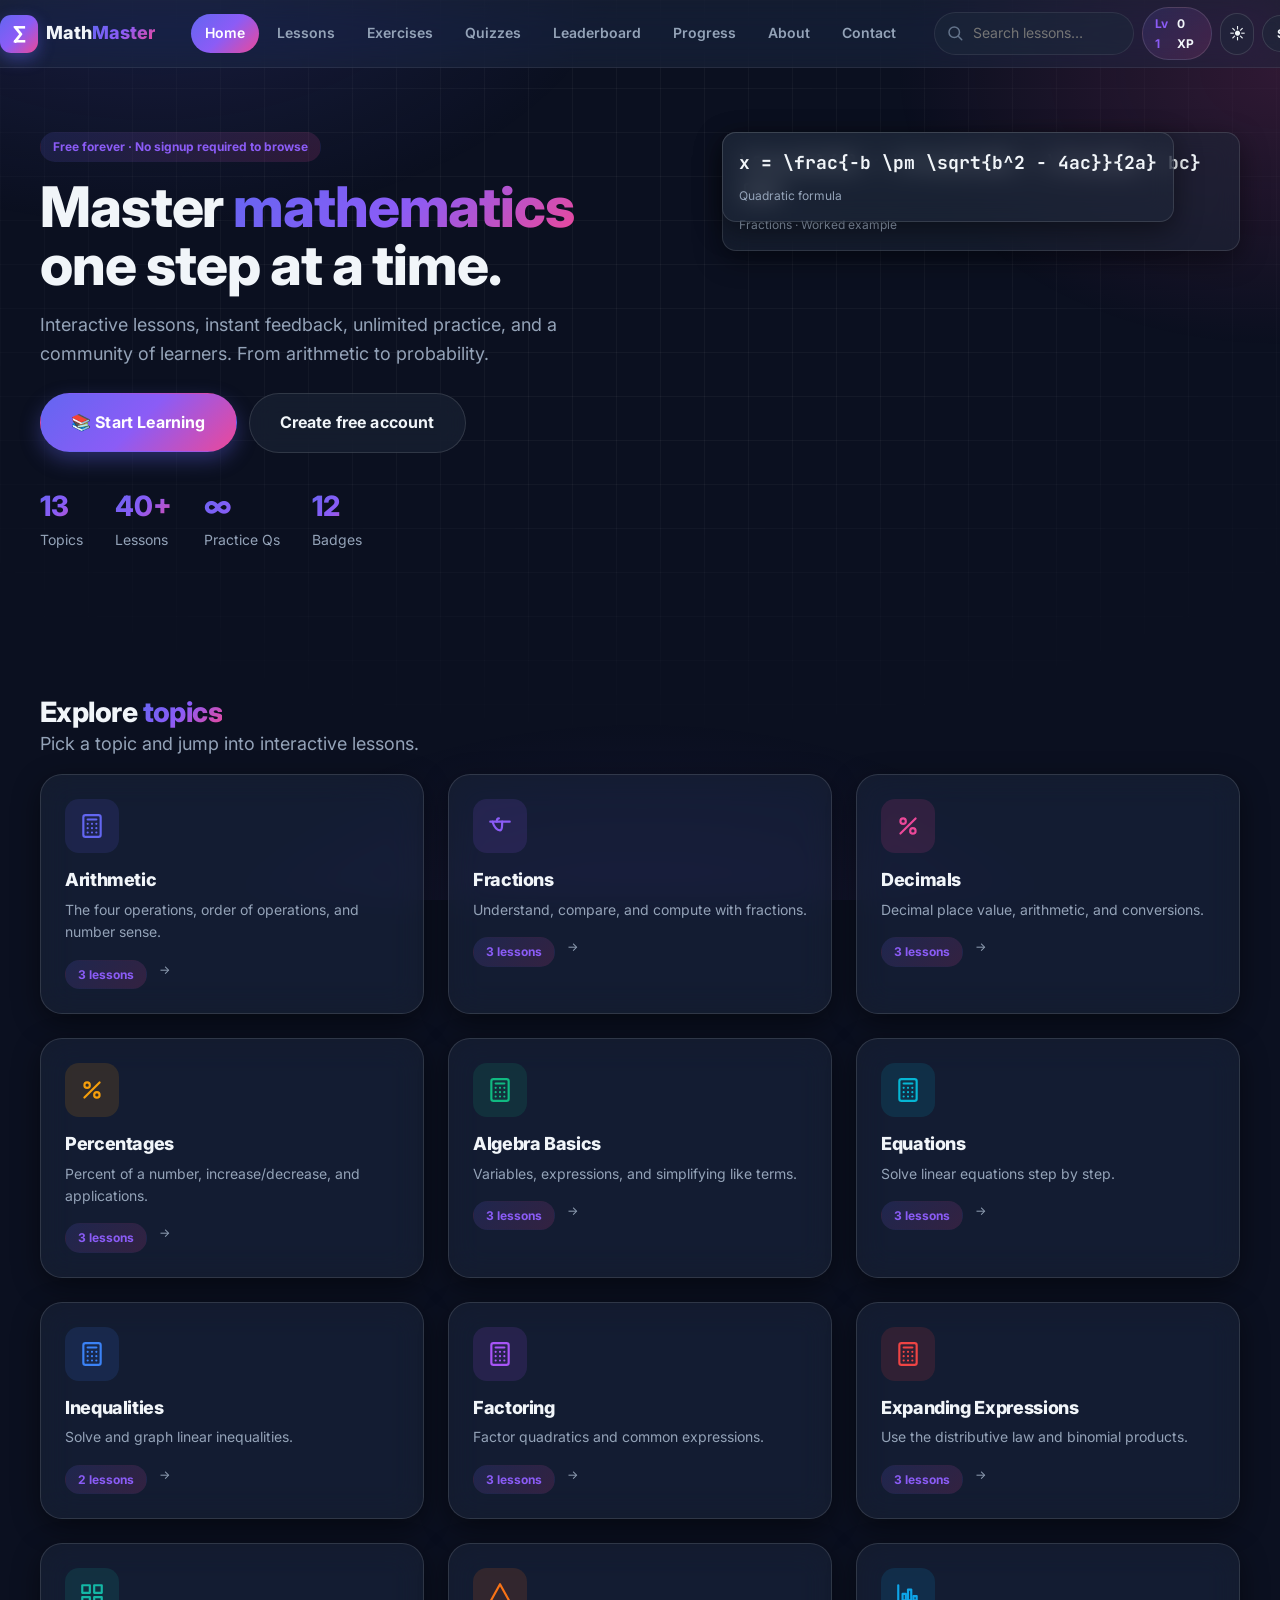
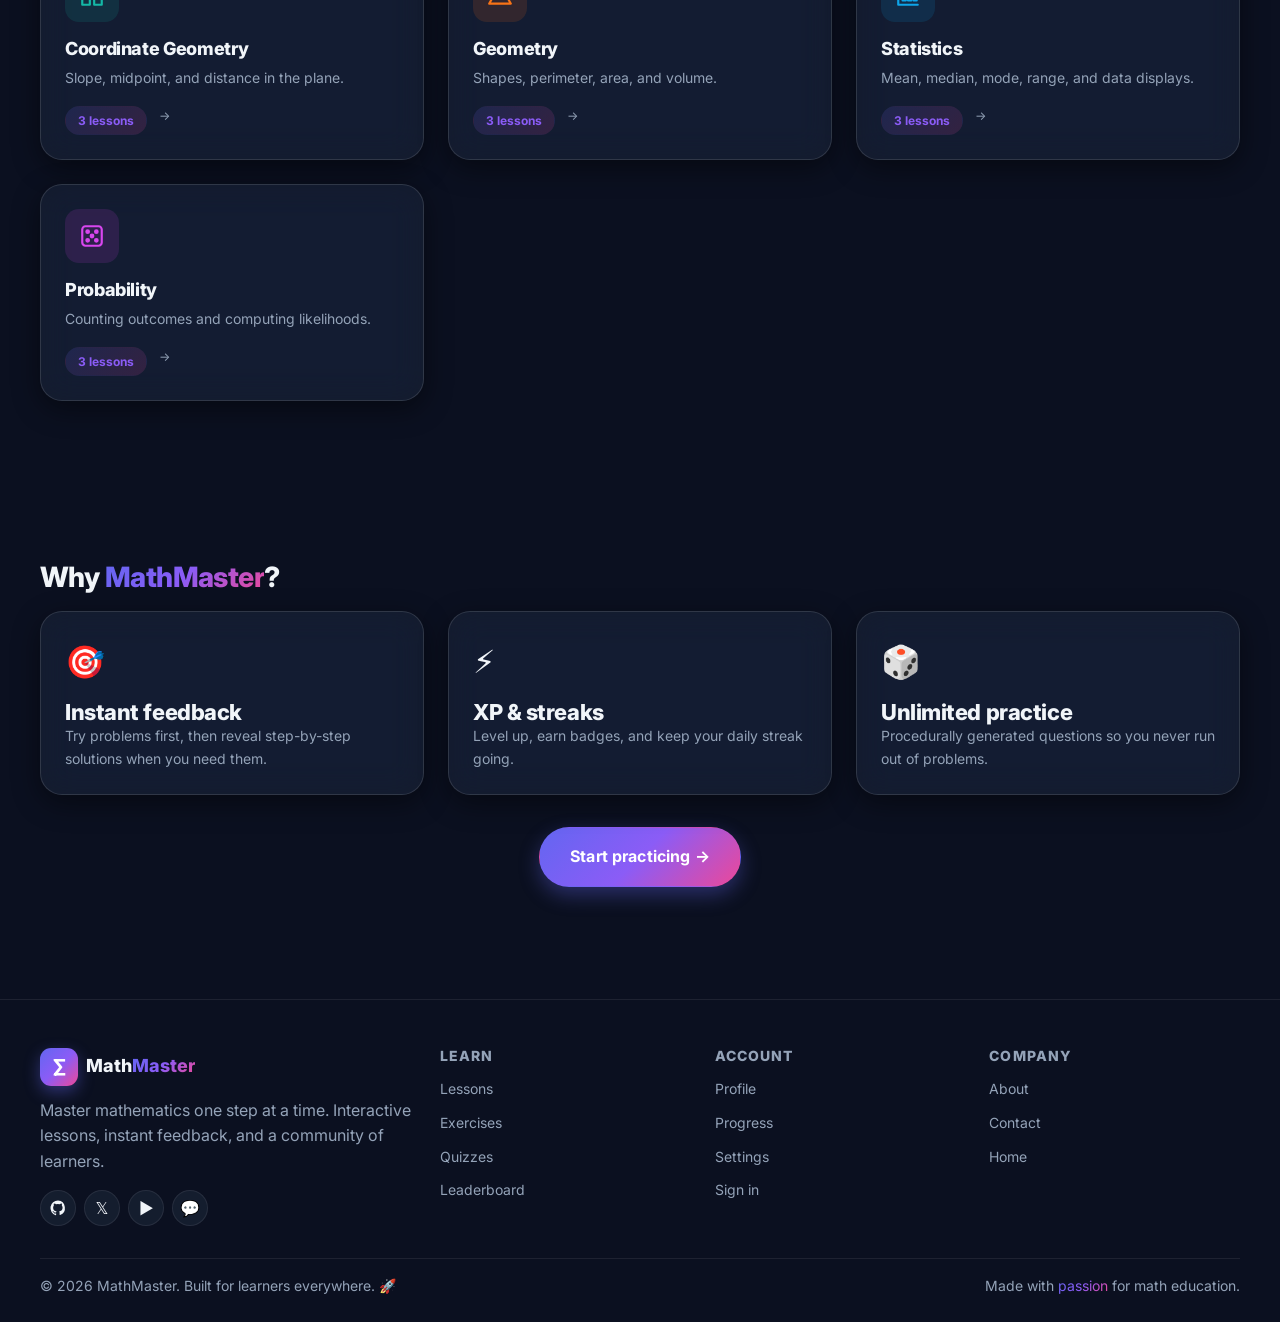
<file: index.html>
<!DOCTYPE html>
<html lang="en" data-theme="dark">
<head>
  <meta charset="UTF-8" />
  <meta name="viewport" content="width=device-width, initial-scale=1.0" />
  <meta name="theme-color" content="#0b1020" />
  <title>MathMaster — Master Math, One Step at a Time</title>
  <meta name="description" content="Interactive math lessons, practice exercises, quizzes, XP & achievements. Free forever." />
  <link rel="icon" type="image/svg+xml" href="assets/images/favicon.svg" />
  <link rel="preconnect" href="https://fonts.googleapis.com" />
  <link rel="preconnect" href="https://fonts.gstatic.com" crossorigin />
  <link href="https://fonts.googleapis.com/css2?family=Inter:wght@400;500;600;700;800&family=JetBrains+Mono:wght@500;700&display=swap" rel="stylesheet" />
  <link rel="stylesheet" href="css/style.css" />
  <link rel="stylesheet" href="css/components.css" />
  <link rel="stylesheet" href="css/responsive.css" />
</head>
<body>
  <a class="skip-link" href="#main">Skip to content</a>
  <div class="page-loader" role="status" aria-label="Loading"><div class="core"></div><div class="lbl">∑</div></div>
  <div id="nav-slot"></div>

  <main id="main">
    <!-- Hero -->
    <section class="hero container">
      <div class="hero-copy reveal">
        <span class="badge badge-brand">Free forever · No signup required to browse</span>
        <h1 class="mt-4">Master <span class="gradient-text">mathematics</span><br />one step at a time.</h1>
        <p class="text-lg mt-4">Interactive lessons, instant feedback, unlimited practice, and a community of learners. From arithmetic to probability.</p>
        <div class="hero-cta flex gap-3 wrap mt-5">
          <a href="pages/lessons.html" class="btn btn-primary btn-lg">📚 Start Learning</a>
          <a href="pages/register.html" class="btn btn-ghost btn-lg">Create free account</a>
        </div>
        <div class="hero-stats flex gap-5 wrap mt-6">
          <div class="stat"><div class="num gradient-text">13</div><div class="lbl">Topics</div></div>
          <div class="stat"><div class="num gradient-text">40+</div><div class="lbl">Lessons</div></div>
          <div class="stat"><div class="num gradient-text">∞</div><div class="lbl">Practice Qs</div></div>
          <div class="stat"><div class="num gradient-text">12</div><div class="lbl">Badges</div></div>
        </div>
      </div>
      <div class="hero-visual reveal">
        <div class="float-card">
          <div class="eq">\frac{a}{b} + \frac{c}{d} = \frac{ad + bc}{bd}</div>
          <div class="text-xs text-muted mt-2">Fractions · Worked example</div>
        </div>
        <div class="float-card" style="animation-delay:.4s;">
          <div class="eq">x = \frac{-b \pm \sqrt{b^2 - 4ac}}{2a}</div>
          <div class="text-xs text-muted mt-2">Quadratic formula</div>
        </div>
      </div>
    </section>

    <!-- Topics -->
    <section class="section container">
      <div class="page-head reveal">
        <h2>Explore <span class="gradient-text">topics</span></h2>
        <p class="text-lg">Pick a topic and jump into interactive lessons.</p>
      </div>
      <div class="grid grid-3" id="topicsGrid"></div>
    </section>

    <!-- Features -->
    <section class="section container">
      <div class="page-head reveal">
        <h2>Why <span class="gradient-text">MathMaster</span>?</h2>
      </div>
      <div class="grid grid-3">
        <div class="card reveal">
          <div class="ic" style="font-size:2rem;">🎯</div>
          <h3 class="mt-3">Instant feedback</h3>
          <p class="text-sm">Try problems first, then reveal step-by-step solutions when you need them.</p>
        </div>
        <div class="card reveal">
          <div class="ic" style="font-size:2rem;">⚡</div>
          <h3 class="mt-3">XP & streaks</h3>
          <p class="text-sm">Level up, earn badges, and keep your daily streak going.</p>
        </div>
        <div class="card reveal">
          <div class="ic" style="font-size:2rem;">🎲</div>
          <h3 class="mt-3">Unlimited practice</h3>
          <p class="text-sm">Procedurally generated questions so you never run out of problems.</p>
        </div>
      </div>
      <div class="flex justify-center mt-6 reveal">
        <a href="pages/exercises.html" class="btn btn-primary btn-lg">Start practicing →</a>
      </div>
    </section>
  </main>

  <div id="footer-slot"></div>

  <script src="js/modules/utils.js"></script>
  <script src="js/modules/storage.js"></script>
  <script src="js/modules/theme.js"></script>
  <script src="js/modules/sound.js"></script>
  <script src="js/modules/auth.js"></script>
  <script src="js/modules/lessonsData.js"></script>
  <script src="js/modules/mathEngine.js"></script>
  <script src="js/modules/components.js"></script>
  <script src="js/app.js"></script>
  <script src="js/pages/home.js"></script>
</body>
</html>
</file>
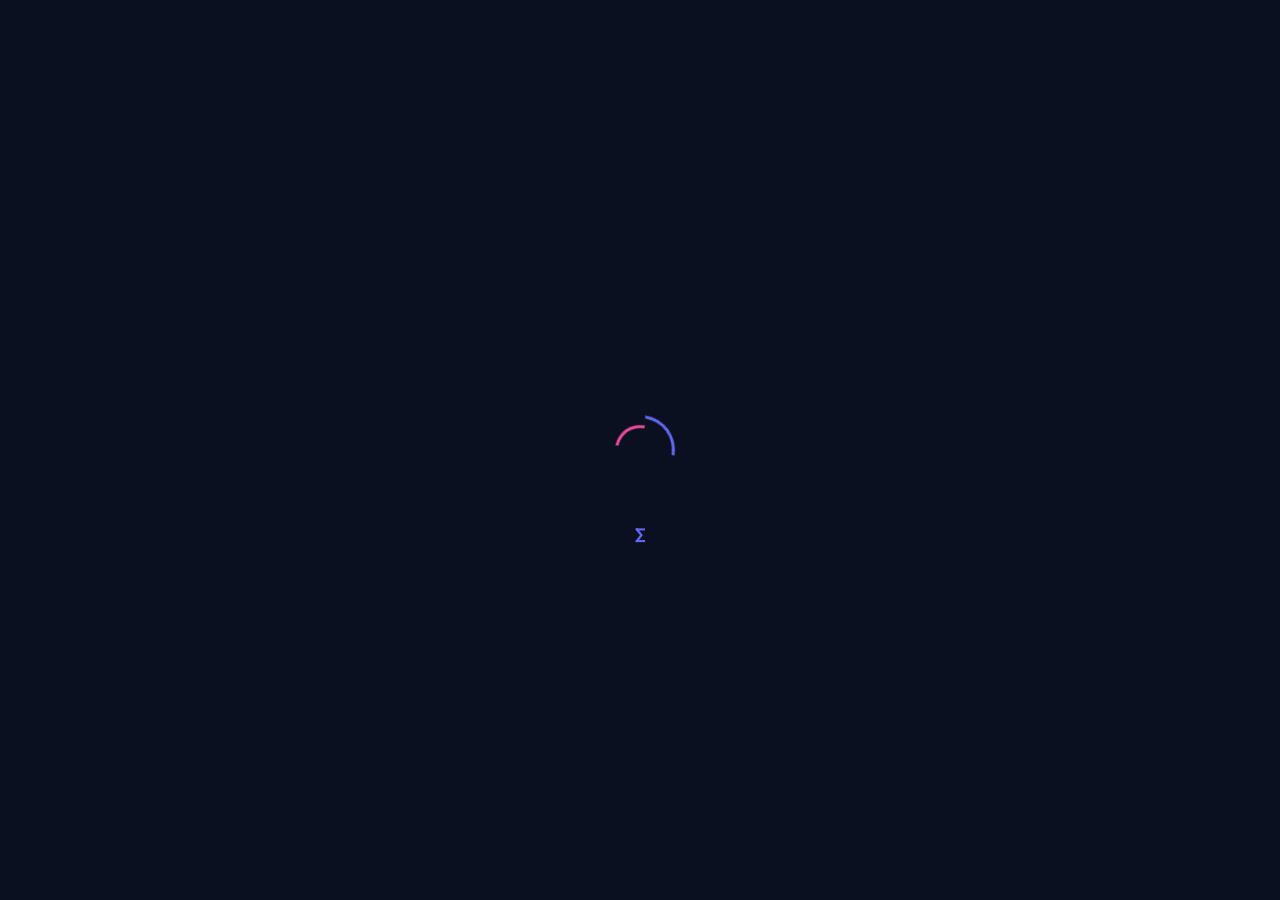
<file: admin/dashboard.html>
<!DOCTYPE html>
<html lang="en" data-theme="dark">
<head>
  <meta charset="UTF-8" />
  <meta name="viewport" content="width=device-width, initial-scale=1.0" />
  <meta name="theme-color" content="#0b1020" />
  <title>Admin Dashboard — MathMaster</title>
  <meta name="description" content="Admin dashboard: manage lessons, questions, users, and view analytics." />
  <meta name="robots" content="noindex" />
  <link rel="icon" type="image/svg+xml" href="../assets/images/favicon.svg" />
  <link rel="preconnect" href="https://fonts.googleapis.com" />
  <link rel="preconnect" href="https://fonts.gstatic.com" crossorigin />
  <link href="https://fonts.googleapis.com/css2?family=Inter:wght@400;500;600;700;800&family=JetBrains+Mono:wght@500;700&display=swap" rel="stylesheet" />
  <link rel="stylesheet" href="../css/style.css" />
  <link rel="stylesheet" href="../css/components.css" />
  <link rel="stylesheet" href="../css/responsive.css" />
  <style>
    /* Admin-only tweaks */
    .admin-bar { background: linear-gradient(90deg, #f59e0b, #ef4444); color:#fff; padding: 6px 0; text-align:center; font-size: var(--fs-xs); font-weight:700; letter-spacing:.06em; }
  </style>
</head>
<body>
  <a class="skip-link" href="#main">Skip to content</a>
  <div class="page-loader" role="status" aria-label="Loading"><div class="core"></div><div class="lbl">∑</div></div>

  <div class="admin-bar">🛠 ADMIN MODE · Changes are saved locally on this device</div>
  <div id="nav-slot"></div>

  <main id="main" class="container section">
    <div class="page-head">
      <div class="breadcrumb"><a href="../index.html">Home</a><span class="sep">/</span><span>Admin</span></div>
      <h1>🛠 <span class="gradient-text">Admin Dashboard</span></h1>
      <p class="text-lg">Manage content, users, and platform analytics.</p>
    </div>

    <div class="admin-layout">
      <!-- Sidebar -->
      <aside class="admin-side card" style="padding: var(--sp-4);">
        <a href="#section-overview" class="active" data-admin-nav="overview">📊 Overview</a>
        <a href="#section-lessons" data-admin-nav="lessons">📚 Lessons</a>
        <a href="#section-questions" data-admin-nav="questions">❓ Questions</a>
        <a href="#section-users" data-admin-nav="users">👥 Users</a>
        <a href="#section-analytics" data-admin-nav="analytics">📈 Analytics</a>
        <a href="#section-content" data-admin-nav="content">✏️ Edit Content</a>
        <a href="#section-media" data-admin-nav="media">🖼️ Media</a>
        <hr style="border:none;border-top:1px solid var(--border);margin:var(--sp-3) 0;">
        <a href="../index.html">↩ Back to Site</a>
      </aside>

      <!-- Content -->
      <div id="adminContent">
        <!-- OVERVIEW -->
        <section id="section-overview" class="admin-section">
          <h2 class="mb-4">📊 Overview</h2>
          <div class="admin-stat-grid mb-5" id="overviewStats"></div>
          <div class="grid grid-2">
            <div class="card">
              <h3 class="mb-3">🚀 Quick Actions</h3>
              <div class="flex-col gap-2">
                <button class="btn btn-ghost btn-block" data-admin-action="add-lesson">➕ Add New Lesson</button>
                <button class="btn btn-ghost btn-block" data-admin-action="add-question">➕ Add New Question</button>
                <button class="btn btn-ghost btn-block" data-admin-action="seed-demo">🎲 Seed Demo Content</button>
                <button class="btn btn-outline btn-block" data-admin-action="export">⬇ Export All Data</button>
              </div>
            </div>
            <div class="card">
              <h3 class="mb-3">🔔 Platform Status</h3>
              <div class="flex-col gap-3" id="statusList"></div>
            </div>
          </div>
        </section>

        <!-- LESSONS -->
        <section id="section-lessons" class="admin-section hidden">
          <div class="flex items-center justify-between wrap gap-3 mb-4">
            <h2>📚 Manage Lessons</h2>
            <div class="flex gap-2 wrap">
              <input type="search" id="lessonSearchInput" class="input" style="width:240px;" placeholder="Search lessons..." />
              <button class="btn btn-primary" data-admin-action="add-lesson">➕ New Lesson</button>
            </div>
          </div>
          <div class="card" style="padding:0;">
            <div class="table-wrap" style="border:none;">
              <table class="data" id="lessonsAdminTable">
                <thead><tr><th>Title</th><th>Topic</th><th>Difficulty</th><th>Min</th><th>Actions</th></tr></thead>
                <tbody id="lessonsAdminBody"></tbody>
              </table>
            </div>
          </div>
        </section>

        <!-- QUESTIONS -->
        <section id="section-questions" class="admin-section hidden">
          <div class="flex items-center justify-between wrap gap-3 mb-4">
            <h2>❓ Manage Questions</h2>
            <div class="flex gap-2 wrap">
              <select id="qTopicFilter" class="select" style="width:auto;"></select>
              <button class="btn btn-primary" data-admin-action="add-question">➕ New Question</button>
            </div>
          </div>
          <div id="questionsAdminList" class="flex-col gap-3"></div>
        </section>

        <!-- USERS -->
        <section id="section-users" class="admin-section hidden">
          <div class="flex items-center justify-between wrap gap-3 mb-4">
            <h2>👥 Manage Users</h2>
            <input type="search" id="userSearchInput" class="input" style="width:240px;" placeholder="Search users..." />
          </div>
          <div class="card" style="padding:0;">
            <div class="table-wrap" style="border:none;">
              <table class="data">
                <thead><tr><th>User</th><th>Role</th><th>Joined</th><th>Status</th><th>Actions</th></tr></thead>
                <tbody id="usersAdminBody"></tbody>
              </table>
            </div>
          </div>
        </section>

        <!-- ANALYTICS -->
        <section id="section-analytics" class="admin-section hidden">
          <h2 class="mb-4">📈 Analytics</h2>
          <div class="admin-stat-grid mb-5" id="analyticsStats"></div>
          <div class="grid grid-2">
            <div class="card">
              <h3 class="mb-3">📊 Topic Engagement</h3>
              <div id="topicEngagement"></div>
            </div>
            <div class="card">
              <h3 class="mb-3">📅 Recent Signups</h3>
              <div id="recentSignups"></div>
            </div>
          </div>
        </section>

        <!-- EDIT CONTENT -->
        <section id="section-content" class="admin-section hidden">
          <h2 class="mb-4">✏️ Edit Content</h2>
          <div class="card">
            <p class="text-sm mb-4">Edit the global site announcement banner that appears across MathMaster.</p>
            <div class="field">
              <label for="announcementInput">Announcement Banner Text</label>
              <input type="text" id="announcementInput" class="input" placeholder="e.g. 🎉 New Probability lessons just added!" />
            </div>
            <div class="field">
              <label for="announcementType">Style</label>
              <select id="announcementType" class="select" style="width:auto;">
                <option value="info">Info (blue)</option>
                <option value="success">Success (green)</option>
                <option value="warning">Warning (orange)</option>
              </select>
            </div>
            <button class="btn btn-primary" id="saveAnnouncement">Save Announcement</button>
          </div>

          <div class="card mt-4">
            <h3 class="mb-3">🎨 Branding</h3>
            <div class="field">
              <label>Site name</label>
              <input type="text" class="input" id="siteNameInput" placeholder="MathMaster" />
            </div>
            <button class="btn btn-primary" id="saveBranding">Save Branding</button>
          </div>
        </section>

        <!-- MEDIA -->
        <section id="section-media" class="admin-section hidden">
          <h2 class="mb-4">🖼️ Media Library</h2>
          <div class="card">
            <p class="text-sm mb-4">Upload images for lessons and content. Images are stored locally in your browser.</p>
            <div class="field">
              <label for="mediaUpload">Upload Image</label>
              <input type="file" id="mediaUpload" class="input" accept="image/*" />
            </div>
            <div class="text-xs text-muted">Max recommended size: 1 MB · JPG, PNG, SVG, WebP</div>
          </div>
          <div class="grid grid-3 mt-4" id="mediaGrid"></div>
        </section>
      </div>
    </div>
  </main>

  <div id="footer-slot"></div>

  <script src="../js/modules/utils.js"></script>
  <script src="../js/modules/storage.js"></script>
  <script src="../js/modules/theme.js"></script>
  <script src="../js/modules/sound.js"></script>
  <script src="../js/modules/auth.js"></script>
  <script src="../js/modules/lessonsData.js"></script>
  <script src="../js/modules/mathEngine.js"></script>
  <script src="../js/modules/components.js"></script>
  <script src="../js/app.js"></script>
  <script src="../js/pages/admin.js"></script>
</body>
</html>
</file>
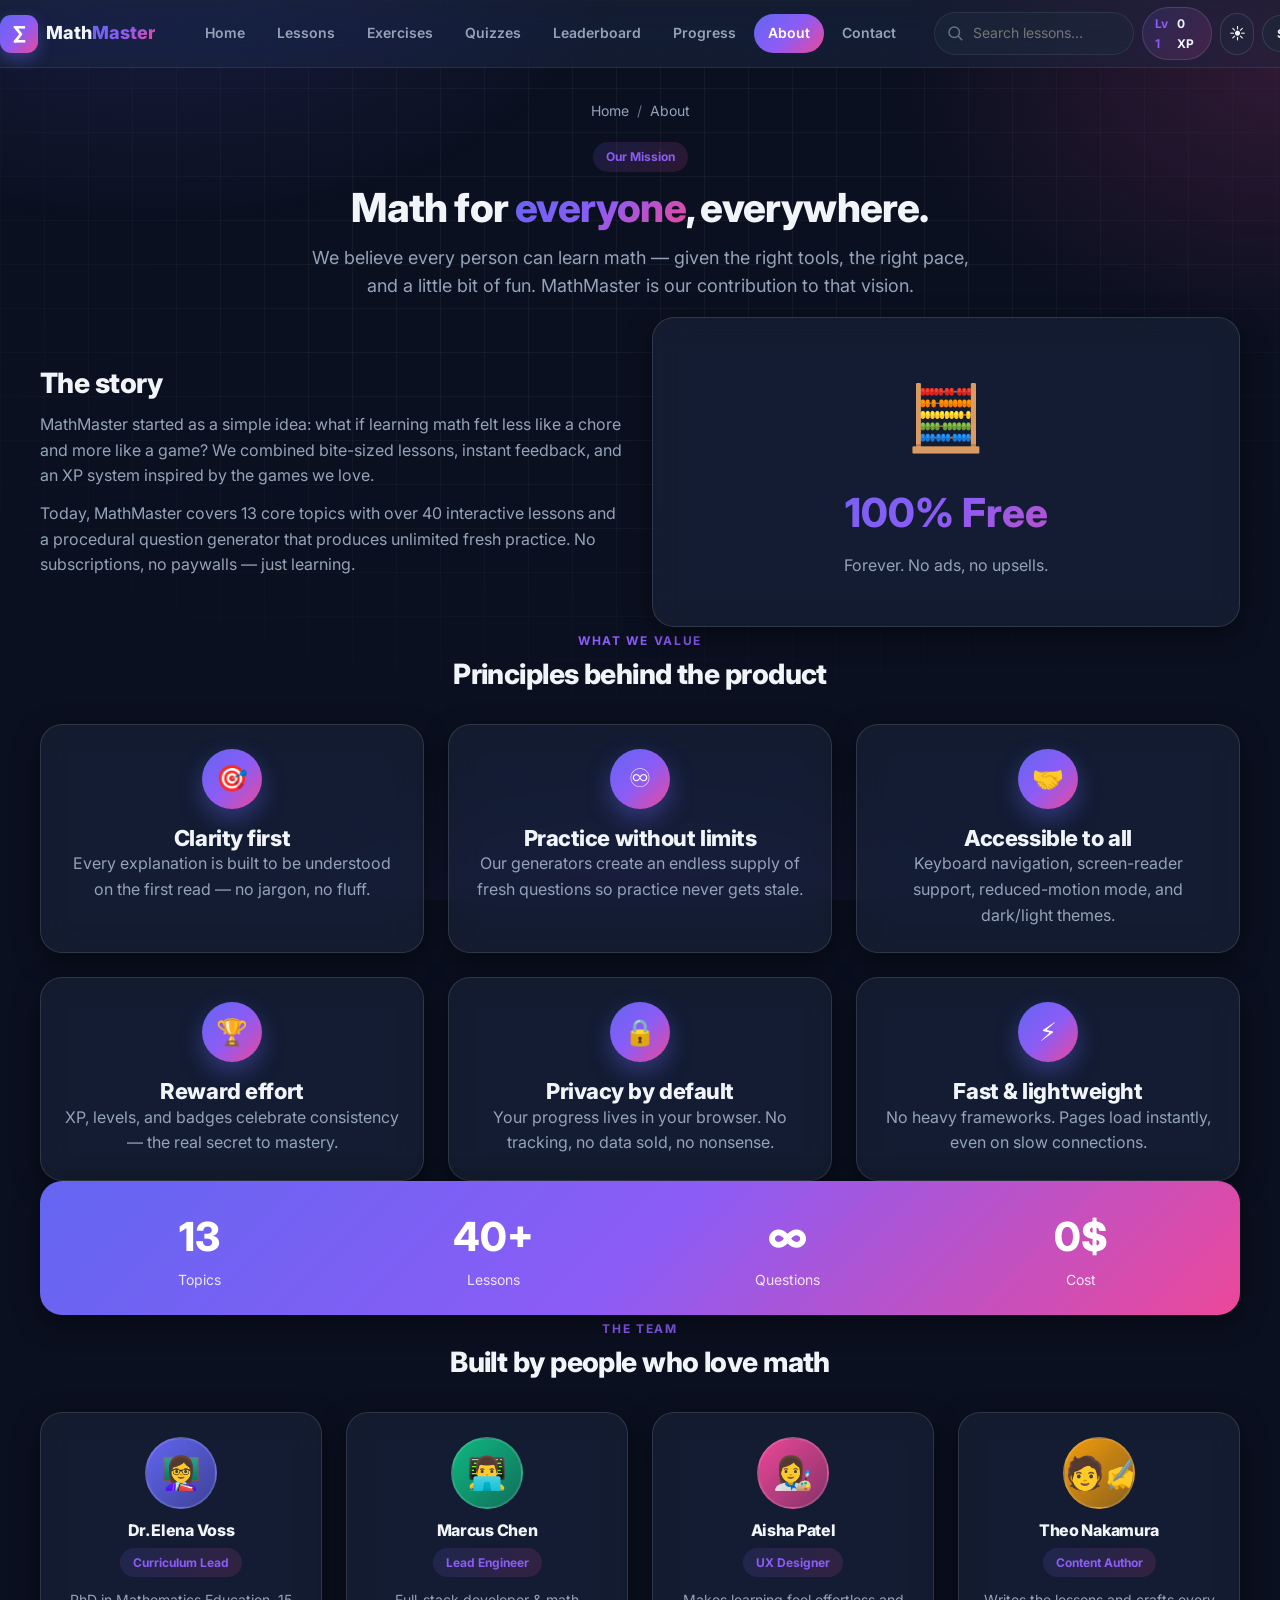
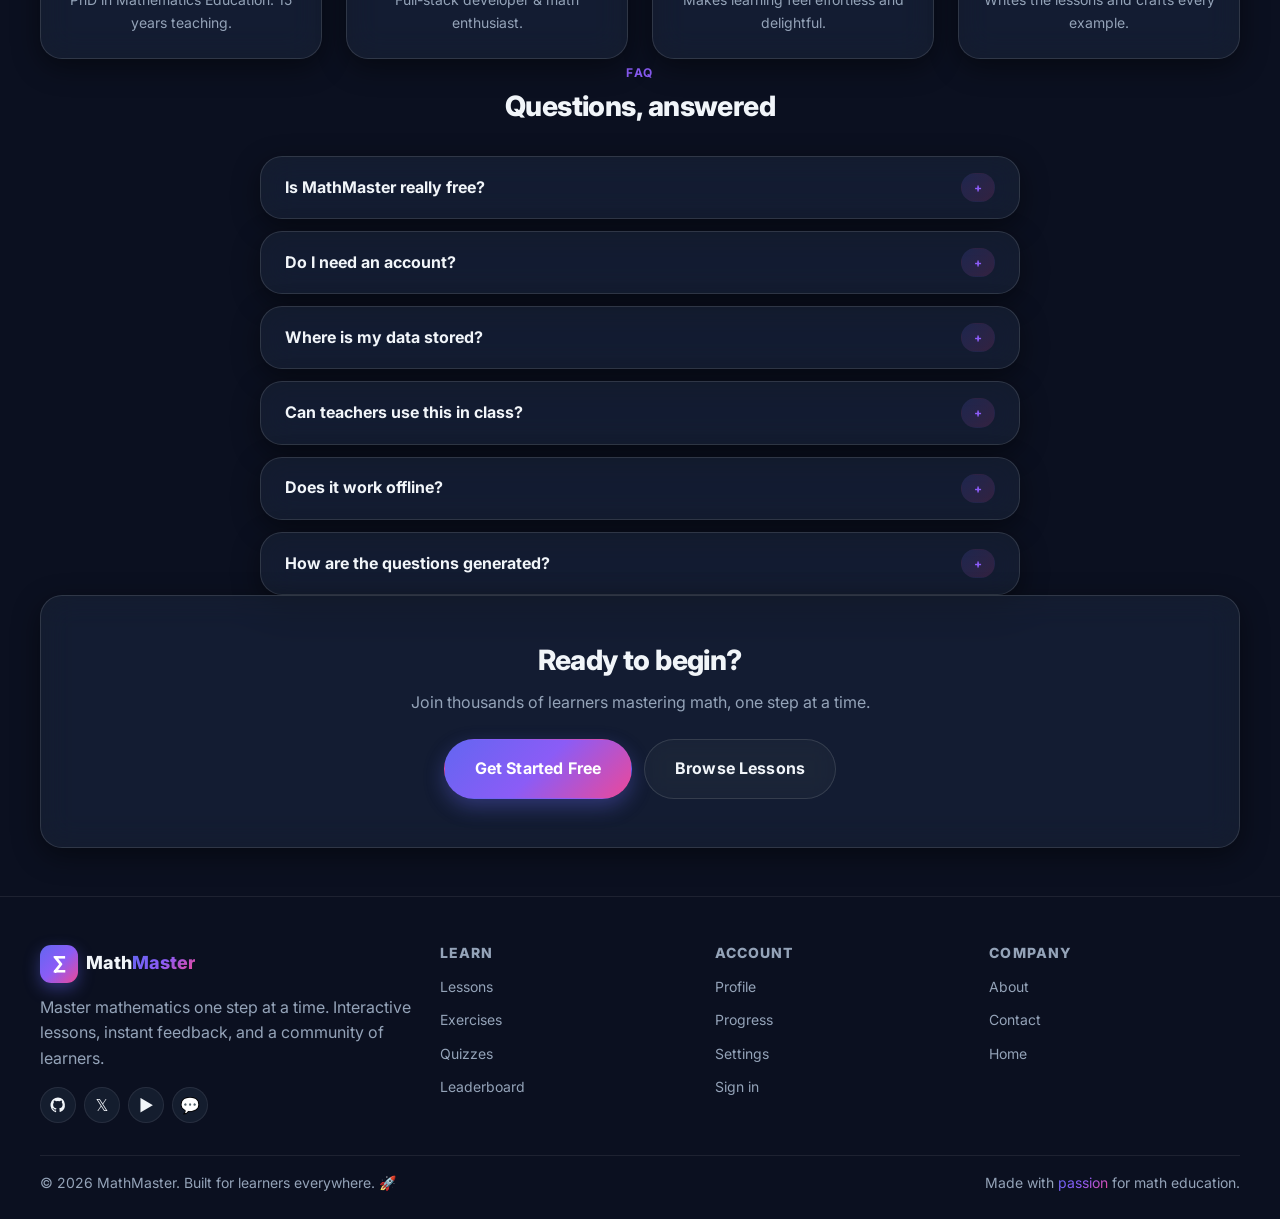
<file: pages/about.html>
<!DOCTYPE html>
<html lang="en" data-theme="dark">
<head>
  <meta charset="UTF-8" />
  <meta name="viewport" content="width=device-width, initial-scale=1.0" />
  <meta name="theme-color" content="#0b1020" />
  <title>About — MathMaster</title>
  <meta name="description" content="Learn about MathMaster's mission: making mathematics accessible, engaging, and rewarding for everyone." />
  <link rel="icon" type="image/svg+xml" href="../assets/images/favicon.svg" />
  <link rel="preconnect" href="https://fonts.googleapis.com" />
  <link rel="preconnect" href="https://fonts.gstatic.com" crossorigin />
  <link href="https://fonts.googleapis.com/css2?family=Inter:wght@400;500;600;700;800&family=JetBrains+Mono:wght@500;700&display=swap" rel="stylesheet" />
  <link rel="stylesheet" href="../css/style.css" />
  <link rel="stylesheet" href="../css/components.css" />
  <link rel="stylesheet" href="../css/responsive.css" />
</head>
<body>
  <a class="skip-link" href="#main">Skip to content</a>
  <div class="page-loader" role="status" aria-label="Loading"><div class="core"></div><div class="lbl">∑</div></div>
  <div id="nav-slot"></div>

  <main id="main" class="container">
    <div class="page-head reveal center" style="text-align:center;">
      <div class="breadcrumb" style="justify-content:center;"><a href="../index.html">Home</a><span class="sep">/</span><span>About</span></div>
      <span class="badge badge-brand mt-2">Our Mission</span>
      <h1 class="mt-3">Math for <span class="gradient-text">everyone</span>, everywhere.</h1>
      <p class="text-lg mt-3" style="max-width:680px;margin-inline:auto;">We believe every person can learn math — given the right tools, the right pace, and a little bit of fun. MathMaster is our contribution to that vision.</p>
    </div>

    <!-- Story -->
    <section class="section-tight">
      <div class="grid grid-2" style="align-items:center;">
        <div class="reveal">
          <h2>The story</h2>
          <p class="mt-3">MathMaster started as a simple idea: what if learning math felt less like a chore and more like a game? We combined bite-sized lessons, instant feedback, and an XP system inspired by the games we love.</p>
          <p class="mt-3">Today, MathMaster covers 13 core topics with over 40 interactive lessons and a procedural question generator that produces unlimited fresh practice. No subscriptions, no paywalls — just learning.</p>
        </div>
        <div class="card reveal center" style="padding: var(--sp-7);">
          <div style="font-size: 4rem;">🧮</div>
          <div class="gradient-text mt-3" style="font-size: var(--fs-3xl); font-weight:800;">100% Free</div>
          <p class="mt-2">Forever. No ads, no upsells.</p>
        </div>
      </div>
    </section>

    <!-- Values -->
    <section class="section-tight">
      <div class="section-head reveal">
        <span class="eyebrow">What we value</span>
        <h2>Principles behind the product</h2>
      </div>
      <div class="grid grid-3">
        <div class="card feature-card reveal"><div class="ic">🎯</div><h3>Clarity first</h3><p>Every explanation is built to be understood on the first read — no jargon, no fluff.</p></div>
        <div class="card feature-card reveal"><div class="ic">♾️</div><h3>Practice without limits</h3><p>Our generators create an endless supply of fresh questions so practice never gets stale.</p></div>
        <div class="card feature-card reveal"><div class="ic">🤝</div><h3>Accessible to all</h3><p>Keyboard navigation, screen-reader support, reduced-motion mode, and dark/light themes.</p></div>
        <div class="card feature-card reveal"><div class="ic">🏆</div><h3>Reward effort</h3><p>XP, levels, and badges celebrate consistency — the real secret to mastery.</p></div>
        <div class="card feature-card reveal"><div class="ic">🔒</div><h3>Privacy by default</h3><p>Your progress lives in your browser. No tracking, no data sold, no nonsense.</p></div>
        <div class="card feature-card reveal"><div class="ic">⚡</div><h3>Fast & lightweight</h3><p>No heavy frameworks. Pages load instantly, even on slow connections.</p></div>
      </div>
    </section>

    <!-- Stats -->
    <section class="section-tight">
      <div class="card reveal" style="background: var(--brand-grad); color:#fff;border:none;">
        <div class="grid grid-4 center" style="text-align:center;">
          <div><div style="font-size:var(--fs-3xl);font-weight:800;">13</div><div class="text-sm" style="color:rgba(255,255,255,.85);">Topics</div></div>
          <div><div style="font-size:var(--fs-3xl);font-weight:800;">40+</div><div class="text-sm" style="color:rgba(255,255,255,.85);">Lessons</div></div>
          <div><div style="font-size:var(--fs-3xl);font-weight:800;">∞</div><div class="text-sm" style="color:rgba(255,255,255,.85);">Questions</div></div>
          <div><div style="font-size:var(--fs-3xl);font-weight:800;">0$</div><div class="text-sm" style="color:rgba(255,255,255,.85);">Cost</div></div>
        </div>
      </div>
    </section>

    <!-- Team -->
    <section class="section-tight">
      <div class="section-head reveal"><span class="eyebrow">The team</span><h2>Built by people who love math</h2></div>
      <div class="grid grid-4" id="teamGrid"></div>
    </section>

    <!-- FAQ -->
    <section class="section-tight">
      <div class="section-head reveal"><span class="eyebrow">FAQ</span><h2>Questions, answered</h2></div>
      <div class="grid" style="grid-template-columns:1fr;max-width:760px;margin:0 auto;gap: var(--sp-3);" id="faqList"></div>
    </section>

    <!-- CTA -->
    <section class="section-tight">
      <div class="card reveal center" style="padding: var(--sp-7);">
        <h2>Ready to begin?</h2>
        <p class="mt-3">Join thousands of learners mastering math, one step at a time.</p>
        <div class="flex gap-3 justify-center wrap mt-5">
          <a href="register.html" class="btn btn-primary btn-lg">Get Started Free</a>
          <a href="lessons.html" class="btn btn-ghost btn-lg">Browse Lessons</a>
        </div>
      </div>
    </section>
  </main>

  <div id="footer-slot"></div>

  <script src="../js/modules/utils.js"></script>
  <script src="../js/modules/storage.js"></script>
  <script src="../js/modules/theme.js"></script>
  <script src="../js/modules/sound.js"></script>
  <script src="../js/modules/auth.js"></script>
  <script src="../js/modules/lessonsData.js"></script>
  <script src="../js/modules/mathEngine.js"></script>
  <script src="../js/modules/components.js"></script>
  <script src="../js/app.js"></script>
  <script src="../js/pages/about.js"></script>
</body>
</html>
</file>
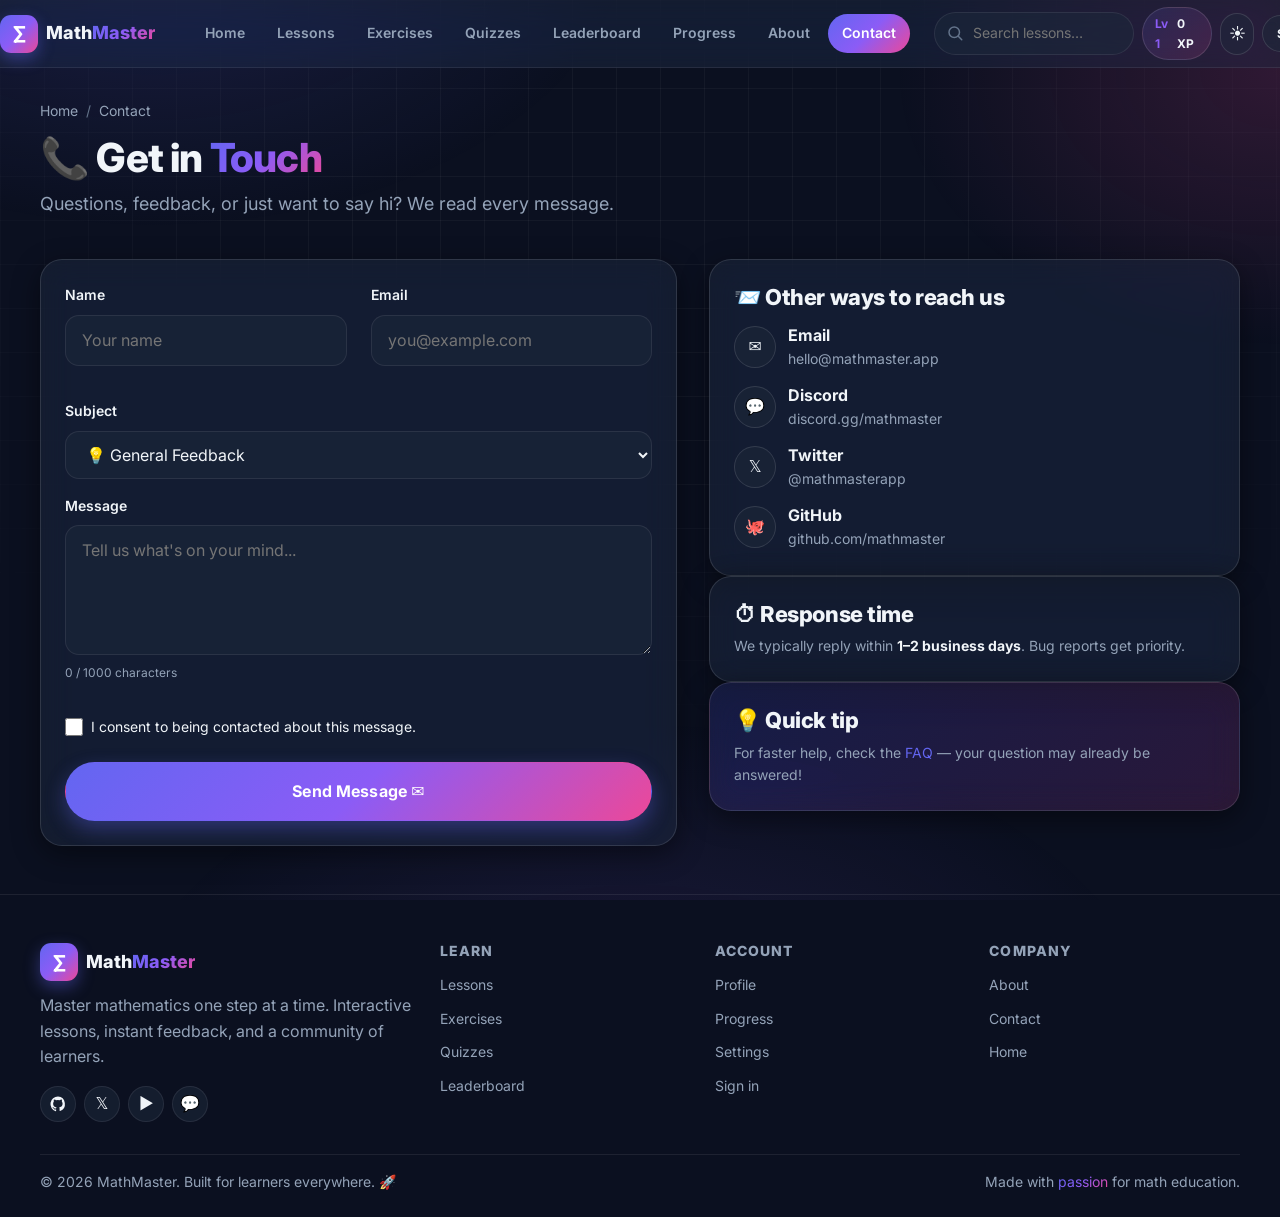
<file: pages/contact.html>
<!DOCTYPE html>
<html lang="en" data-theme="dark">
<head>
  <meta charset="UTF-8" />
  <meta name="viewport" content="width=device-width, initial-scale=1.0" />
  <meta name="theme-color" content="#0b1020" />
  <title>Contact — MathMaster</title>
  <meta name="description" content="Get in touch with the MathMaster team. We'd love to hear from you." />
  <link rel="icon" type="image/svg+xml" href="../assets/images/favicon.svg" />
  <link rel="preconnect" href="https://fonts.googleapis.com" />
  <link rel="preconnect" href="https://fonts.gstatic.com" crossorigin />
  <link href="https://fonts.googleapis.com/css2?family=Inter:wght@400;500;600;700;800&family=JetBrains+Mono:wght@500;700&display=swap" rel="stylesheet" />
  <link rel="stylesheet" href="../css/style.css" />
  <link rel="stylesheet" href="../css/components.css" />
  <link rel="stylesheet" href="../css/responsive.css" />
</head>
<body>
  <a class="skip-link" href="#main">Skip to content</a>
  <div class="page-loader" role="status" aria-label="Loading"><div class="core"></div><div class="lbl">∑</div></div>
  <div id="nav-slot"></div>

  <main id="main" class="container">
    <div class="page-head reveal">
      <div class="breadcrumb"><a href="../index.html">Home</a><span class="sep">/</span><span>Contact</span></div>
      <h1>📞 Get in <span class="gradient-text">Touch</span></h1>
      <p class="text-lg">Questions, feedback, or just want to say hi? We read every message.</p>
    </div>

    <div class="grid mt-5" style="grid-template-columns: 1.2fr 1fr; gap: var(--sp-6); align-items: start;">
      <!-- Form -->
      <div class="card reveal">
        <form id="contactForm" novalidate>
          <div class="grid grid-2">
            <div class="field">
              <label for="cName">Name</label>
              <input type="text" id="cName" class="input" placeholder="Your name" required />
              <div class="field-error" id="cNameErr"></div>
            </div>
            <div class="field">
              <label for="cEmail">Email</label>
              <input type="email" id="cEmail" class="input" placeholder="you@example.com" required />
              <div class="field-error" id="cEmailErr"></div>
            </div>
          </div>
          <div class="field">
            <label for="cSubject">Subject</label>
            <select id="cSubject" class="select">
              <option value="feedback">💡 General Feedback</option>
              <option value="bug">🐛 Report a Bug</option>
              <option value="content">📚 Content Request</option>
              <option value="partnership">🤝 Partnership / Schools</option>
              <option value="other">✉️ Other</option>
            </select>
          </div>
          <div class="field">
            <label for="cMessage">Message</label>
            <textarea id="cMessage" class="textarea" placeholder="Tell us what's on your mind..." required></textarea>
            <div class="text-xs text-muted mt-1"><span id="charCount">0</span> / 1000 characters</div>
            <div class="field-error" id="cMessageErr"></div>
          </div>
          <label class="checkbox mb-4"><input type="checkbox" id="cConsent" required /> I consent to being contacted about this message.</label>
          <div class="field-error" id="cConsentErr"></div>
          <button type="submit" class="btn btn-primary btn-lg btn-block">Send Message ✉️</button>
        </form>
      </div>

      <!-- Info -->
      <aside class="flex-col gap-4">
        <div class="card reveal">
          <h3>📨 Other ways to reach us</h3>
          <ul class="mt-3 flex-col gap-3" style="display:flex;">
            <li class="flex items-center gap-3"><span class="btn-icon">✉️</span><div><strong>Email</strong><div class="text-sm text-muted">hello@mathmaster.app</div></div></li>
            <li class="flex items-center gap-3"><span class="btn-icon">💬</span><div><strong>Discord</strong><div class="text-sm text-muted">discord.gg/mathmaster</div></div></li>
            <li class="flex items-center gap-3"><span class="btn-icon">𝕏</span><div><strong>Twitter</strong><div class="text-sm text-muted">@mathmasterapp</div></div></li>
            <li class="flex items-center gap-3"><span class="btn-icon">🐙</span><div><strong>GitHub</strong><div class="text-sm text-muted">github.com/mathmaster</div></div></li>
          </ul>
        </div>
        <div class="card reveal">
          <h3>⏱ Response time</h3>
          <p class="mt-2 text-sm">We typically reply within <strong>1–2 business days</strong>. Bug reports get priority.</p>
        </div>
        <div class="card reveal" style="background: var(--brand-grad-soft);">
          <h3>💡 Quick tip</h3>
          <p class="mt-2 text-sm">For faster help, check the <a href="about.html#faq" style="color:var(--brand-1);">FAQ</a> — your question may already be answered!</p>
        </div>
      </aside>
    </div>
  </main>

  <div id="footer-slot"></div>

  <script src="../js/modules/utils.js"></script>
  <script src="../js/modules/storage.js"></script>
  <script src="../js/modules/theme.js"></script>
  <script src="../js/modules/sound.js"></script>
  <script src="../js/modules/auth.js"></script>
  <script src="../js/modules/lessonsData.js"></script>
  <script src="../js/modules/mathEngine.js"></script>
  <script src="../js/modules/components.js"></script>
  <script src="../js/app.js"></script>
  <script src="../js/pages/contact.js"></script>
</body>
</html>
</file>
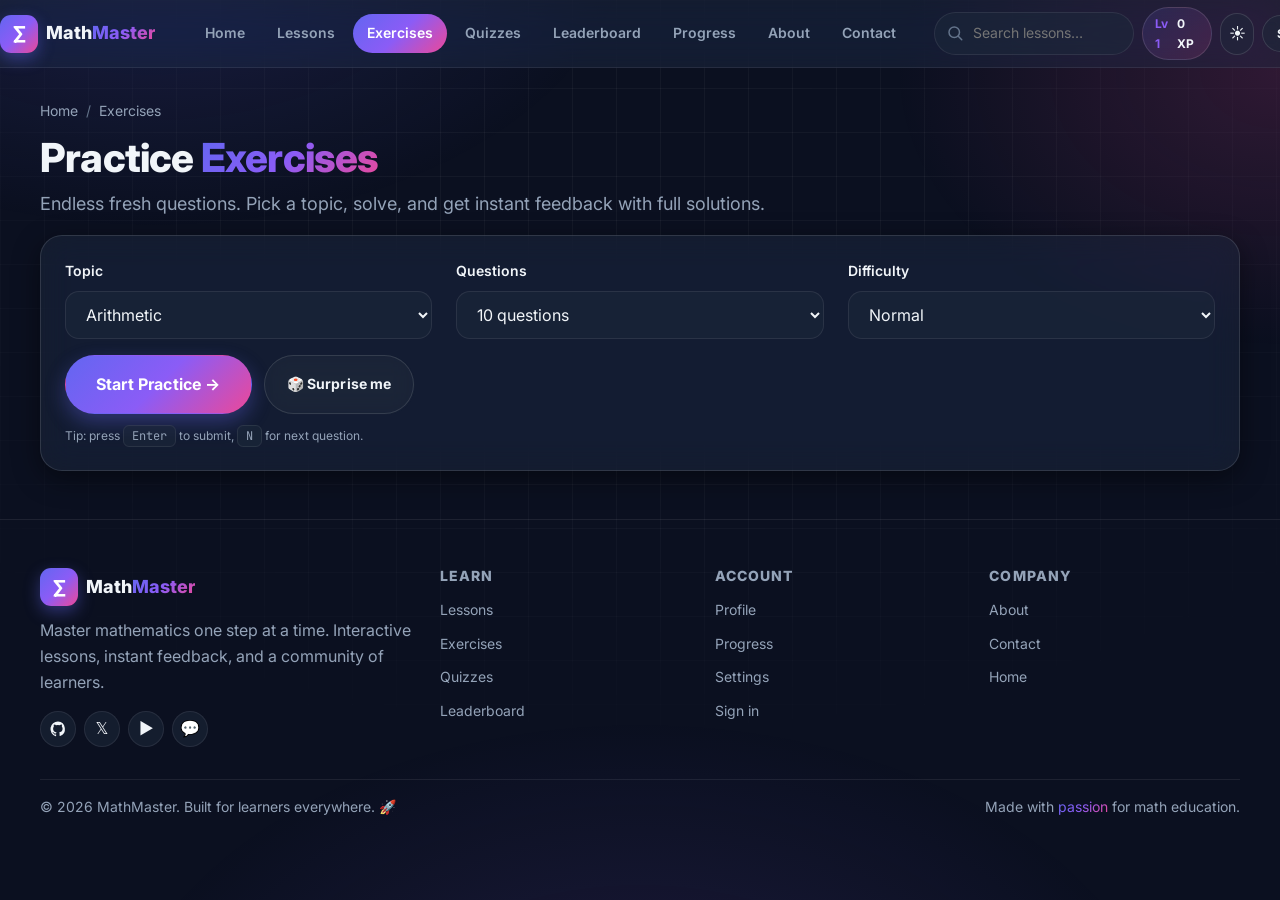
<file: pages/exercises.html>
<!DOCTYPE html>
<html lang="en" data-theme="dark">
<head>
  <meta charset="UTF-8" />
  <meta name="viewport" content="width=device-width, initial-scale=1.0" />
  <meta name="theme-color" content="#0b1020" />
  <title>Exercises — MathMaster</title>
  <meta name="description" content="Unlimited practice questions across every math topic, with instant feedback and full step-by-step solutions." />
  <link rel="icon" type="image/svg+xml" href="../assets/images/favicon.svg" />
  <link rel="preconnect" href="https://fonts.googleapis.com" />
  <link rel="preconnect" href="https://fonts.gstatic.com" crossorigin />
  <link href="https://fonts.googleapis.com/css2?family=Inter:wght@400;500;600;700;800&family=JetBrains+Mono:wght@500;700&display=swap" rel="stylesheet" />
  <link rel="stylesheet" href="../css/style.css" />
  <link rel="stylesheet" href="../css/components.css" />
  <link rel="stylesheet" href="../css/responsive.css" />
</head>
<body>
  <a class="skip-link" href="#main">Skip to content</a>
  <div class="page-loader" role="status" aria-label="Loading"><div class="core"></div><div class="lbl">∑</div></div>
  <div id="nav-slot"></div>

  <main id="main" class="container">
    <div class="page-head reveal">
      <div class="breadcrumb"><a href="../index.html">Home</a><span class="sep">/</span><span>Exercises</span></div>
      <h1>Practice <span class="gradient-text">Exercises</span></h1>
      <p class="text-lg">Endless fresh questions. Pick a topic, solve, and get instant feedback with full solutions.</p>
    </div>

    <!-- Setup card -->
    <div class="card reveal" id="setupCard">
      <div class="grid grid-3" style="align-items: end;">
        <div class="field" style="margin:0;">
          <label for="topicSelect">Topic</label>
          <select id="topicSelect" class="select"></select>
        </div>
        <div class="field" style="margin:0;">
          <label for="countSelect">Questions</label>
          <select id="countSelect" class="select">
            <option value="5">5 questions</option>
            <option value="10" selected>10 questions</option>
            <option value="15">15 questions</option>
            <option value="20">20 questions</option>
          </select>
        </div>
        <div class="field" style="margin:0;">
          <label for="diffSelect">Difficulty</label>
          <select id="diffSelect" class="select">
            <option value="normal" selected>Normal</option>
            <option value="timed">Timed (no solution reveal)</option>
            <option value="speed">Speed drill (60s)</option>
          </select>
        </div>
      </div>
      <div class="flex gap-3 wrap mt-4">
        <button class="btn btn-primary btn-lg" id="startBtn">Start Practice →</button>
        <button class="btn btn-ghost" id="surpriseBtn">🎲 Surprise me</button>
      </div>
      <p class="text-xs text-muted mt-3">Tip: press <span class="kbd">Enter</span> to submit, <span class="kbd">N</span> for next question.</p>
    </div>

    <!-- Stats strip -->
    <div class="grid grid-4 mt-5" id="statsStrip" style="display:none;">
      <div class="card stat-card"><div class="ic">📝</div><div class="num" id="statAns">0</div><div class="lbl">Answered</div></div>
      <div class="card stat-card"><div class="ic">✅</div><div class="num gradient-text" id="statCorrect">0</div><div class="lbl">Correct</div></div>
      <div class="card stat-card"><div class="ic">🎯</div><div class="num" id="statAcc">0%</div><div class="lbl">Accuracy</div></div>
      <div class="card stat-card"><div class="ic">⏱</div><div class="num" id="statTime">0:00</div><div class="lbl">Elapsed</div></div>
    </div>

    <!-- Question area -->
    <div id="questionArea" class="mt-5"></div>
  </main>

  <div id="footer-slot"></div>

  <script src="../js/modules/utils.js"></script>
  <script src="../js/modules/storage.js"></script>
  <script src="../js/modules/theme.js"></script>
  <script src="../js/modules/sound.js"></script>
  <script src="../js/modules/auth.js"></script>
  <script src="../js/modules/lessonsData.js"></script>
  <script src="../js/modules/mathEngine.js"></script>
  <script src="../js/modules/components.js"></script>
  <script src="../js/app.js"></script>
  <script src="../js/pages/exercises.js"></script>
</body>
</html>
</file>
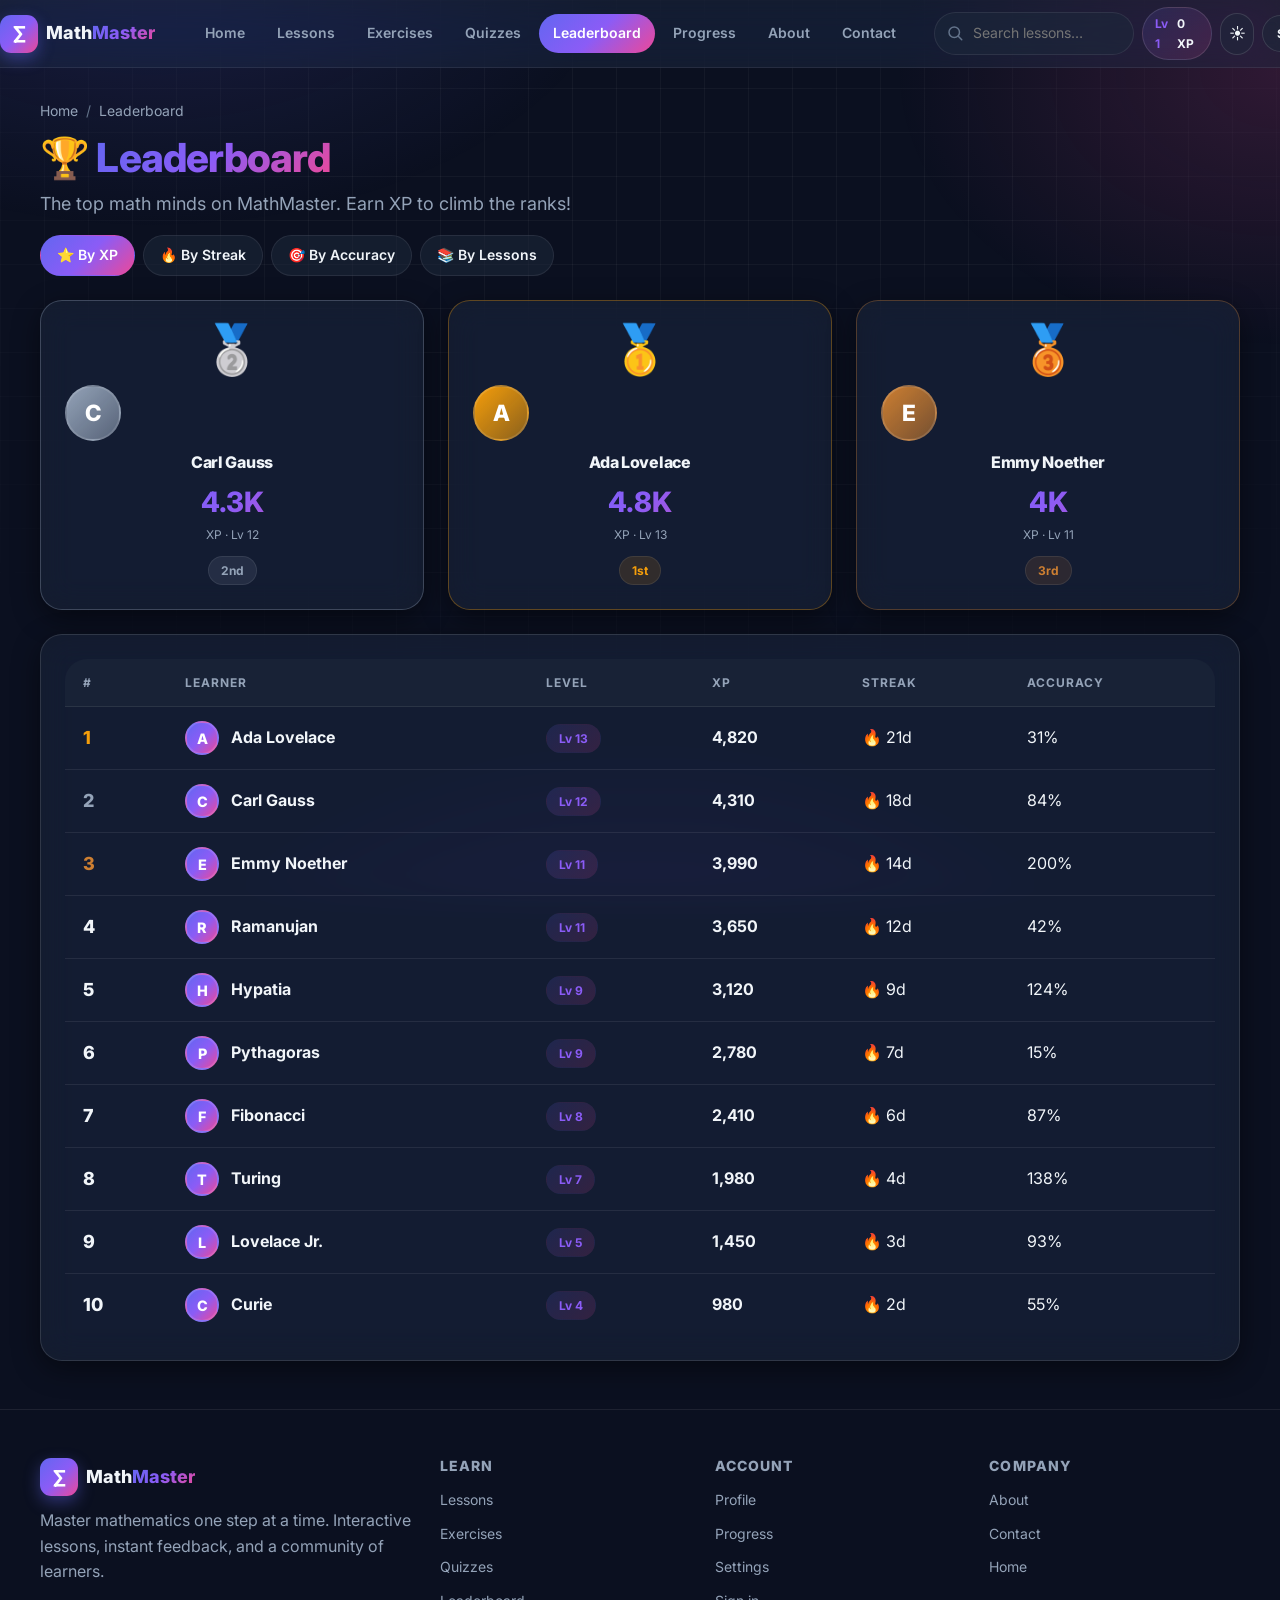
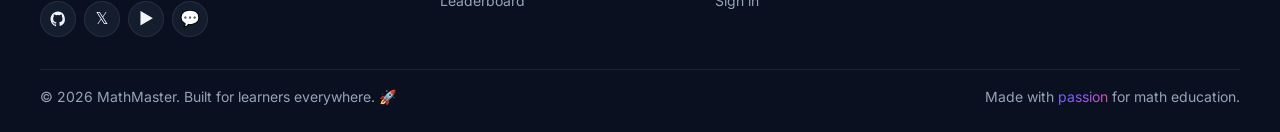
<file: pages/leaderboard.html>
<!DOCTYPE html>
<html lang="en" data-theme="dark">
<head>
  <meta charset="UTF-8" />
  <meta name="viewport" content="width=device-width, initial-scale=1.0" />
  <meta name="theme-color" content="#0b1020" />
  <title>Leaderboard — MathMaster</title>
  <meta name="description" content="See who's topping the MathMaster leaderboard. Compete on XP, streaks, and accuracy." />
  <link rel="icon" type="image/svg+xml" href="../assets/images/favicon.svg" />
  <link rel="preconnect" href="https://fonts.googleapis.com" />
  <link rel="preconnect" href="https://fonts.gstatic.com" crossorigin />
  <link href="https://fonts.googleapis.com/css2?family=Inter:wght@400;500;600;700;800&family=JetBrains+Mono:wght@500;700&display=swap" rel="stylesheet" />
  <link rel="stylesheet" href="../css/style.css" />
  <link rel="stylesheet" href="../css/components.css" />
  <link rel="stylesheet" href="../css/responsive.css" />
</head>
<body>
  <a class="skip-link" href="#main">Skip to content</a>
  <div class="page-loader" role="status" aria-label="Loading"><div class="core"></div><div class="lbl">∑</div></div>
  <div id="nav-slot"></div>

  <main id="main" class="container">
    <div class="page-head reveal">
      <div class="breadcrumb"><a href="../index.html">Home</a><span class="sep">/</span><span>Leaderboard</span></div>
      <h1>🏆 <span class="gradient-text">Leaderboard</span></h1>
      <p class="text-lg">The top math minds on MathMaster. Earn XP to climb the ranks!</p>
    </div>

    <!-- Filter tabs -->
    <div class="chip-row reveal">
      <button class="chip active" data-sort="xp">⭐ By XP</button>
      <button class="chip" data-sort="streak">🔥 By Streak</button>
      <button class="chip" data-sort="accuracy">🎯 By Accuracy</button>
      <button class="chip" data-sort="lessons">📚 By Lessons</button>
    </div>

    <!-- Top 3 podium -->
    <div class="grid grid-3 mt-5" id="podium"></div>

    <!-- Full table -->
    <div class="card reveal mt-5">
      <div class="table-wrap" style="border:none;">
        <table class="data" id="boardTable">
          <thead>
            <tr><th>#</th><th>Learner</th><th>Level</th><th>XP</th><th>Streak</th><th>Accuracy</th></tr>
          </thead>
          <tbody id="boardBody"></tbody>
        </table>
      </div>
    </div>
  </main>

  <div id="footer-slot"></div>

  <script src="../js/modules/utils.js"></script>
  <script src="../js/modules/storage.js"></script>
  <script src="../js/modules/theme.js"></script>
  <script src="../js/modules/sound.js"></script>
  <script src="../js/modules/auth.js"></script>
  <script src="../js/modules/lessonsData.js"></script>
  <script src="../js/modules/mathEngine.js"></script>
  <script src="../js/modules/components.js"></script>
  <script src="../js/app.js"></script>
  <script src="../js/pages/leaderboard.js"></script>
</body>
</html>
</file>
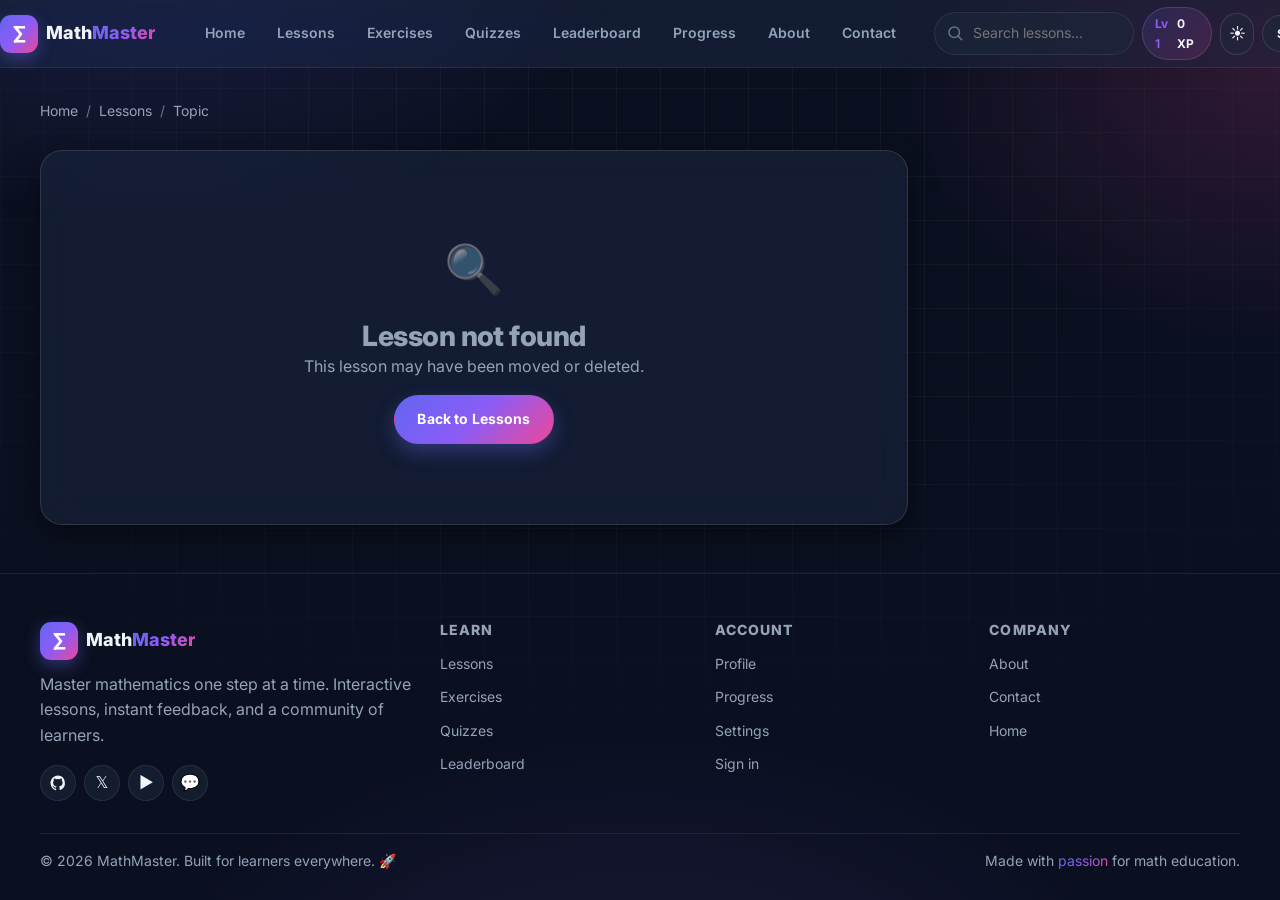
<file: pages/lesson.html>
<!DOCTYPE html>
<html lang="en" data-theme="dark">
<head>
  <meta charset="UTF-8" />
  <meta name="viewport" content="width=device-width, initial-scale=1.0" />
  <meta name="theme-color" content="#0b1020" />
  <title>Lesson — MathMaster</title>
  <meta name="description" content="Read an interactive math lesson with step-by-step worked examples." />
  <link rel="icon" type="image/svg+xml" href="../assets/images/favicon.svg" />
  <link rel="preconnect" href="https://fonts.googleapis.com" />
  <link rel="preconnect" href="https://fonts.gstatic.com" crossorigin />
  <link href="https://fonts.googleapis.com/css2?family=Inter:wght@400;500;600;700;800&family=JetBrains+Mono:wght@500;700&display=swap" rel="stylesheet" />
  <link rel="stylesheet" href="../css/style.css" />
  <link rel="stylesheet" href="../css/components.css" />
  <link rel="stylesheet" href="../css/responsive.css" />
</head>
<body>
  <a class="skip-link" href="#main">Skip to content</a>
  <div class="page-loader" role="status" aria-label="Loading"><div class="core"></div><div class="lbl">∑</div></div>
  <div id="nav-slot"></div>

  <main id="main" class="container">
    <div class="page-head">
      <div class="breadcrumb">
        <a href="../index.html">Home</a><span class="sep">/</span>
        <a href="lessons.html">Lessons</a><span class="sep">/</span>
        <span id="crumbTopic">Topic</span>
      </div>
    </div>

    <div class="grid" style="grid-template-columns: 1fr 300px; gap: var(--sp-6); align-items: start;" id="lessonLayout">
      <article id="lessonBody" class="card reveal" style="padding: var(--sp-6);"></article>
      <aside id="lessonAside" class="flex-col gap-4" style="position: sticky; top: calc(var(--nav-h) + var(--sp-4));"></aside>
    </div>
  </main>

  <div id="footer-slot"></div>

  <script src="../js/modules/utils.js"></script>
  <script src="../js/modules/storage.js"></script>
  <script src="../js/modules/theme.js"></script>
  <script src="../js/modules/sound.js"></script>
  <script src="../js/modules/auth.js"></script>
  <script src="../js/modules/lessonsData.js"></script>
  <script src="../js/modules/mathEngine.js"></script>
  <script src="../js/modules/components.js"></script>
  <script src="../js/app.js"></script>
  <script src="../js/pages/lesson.js"></script>
</body>
</html>
</file>
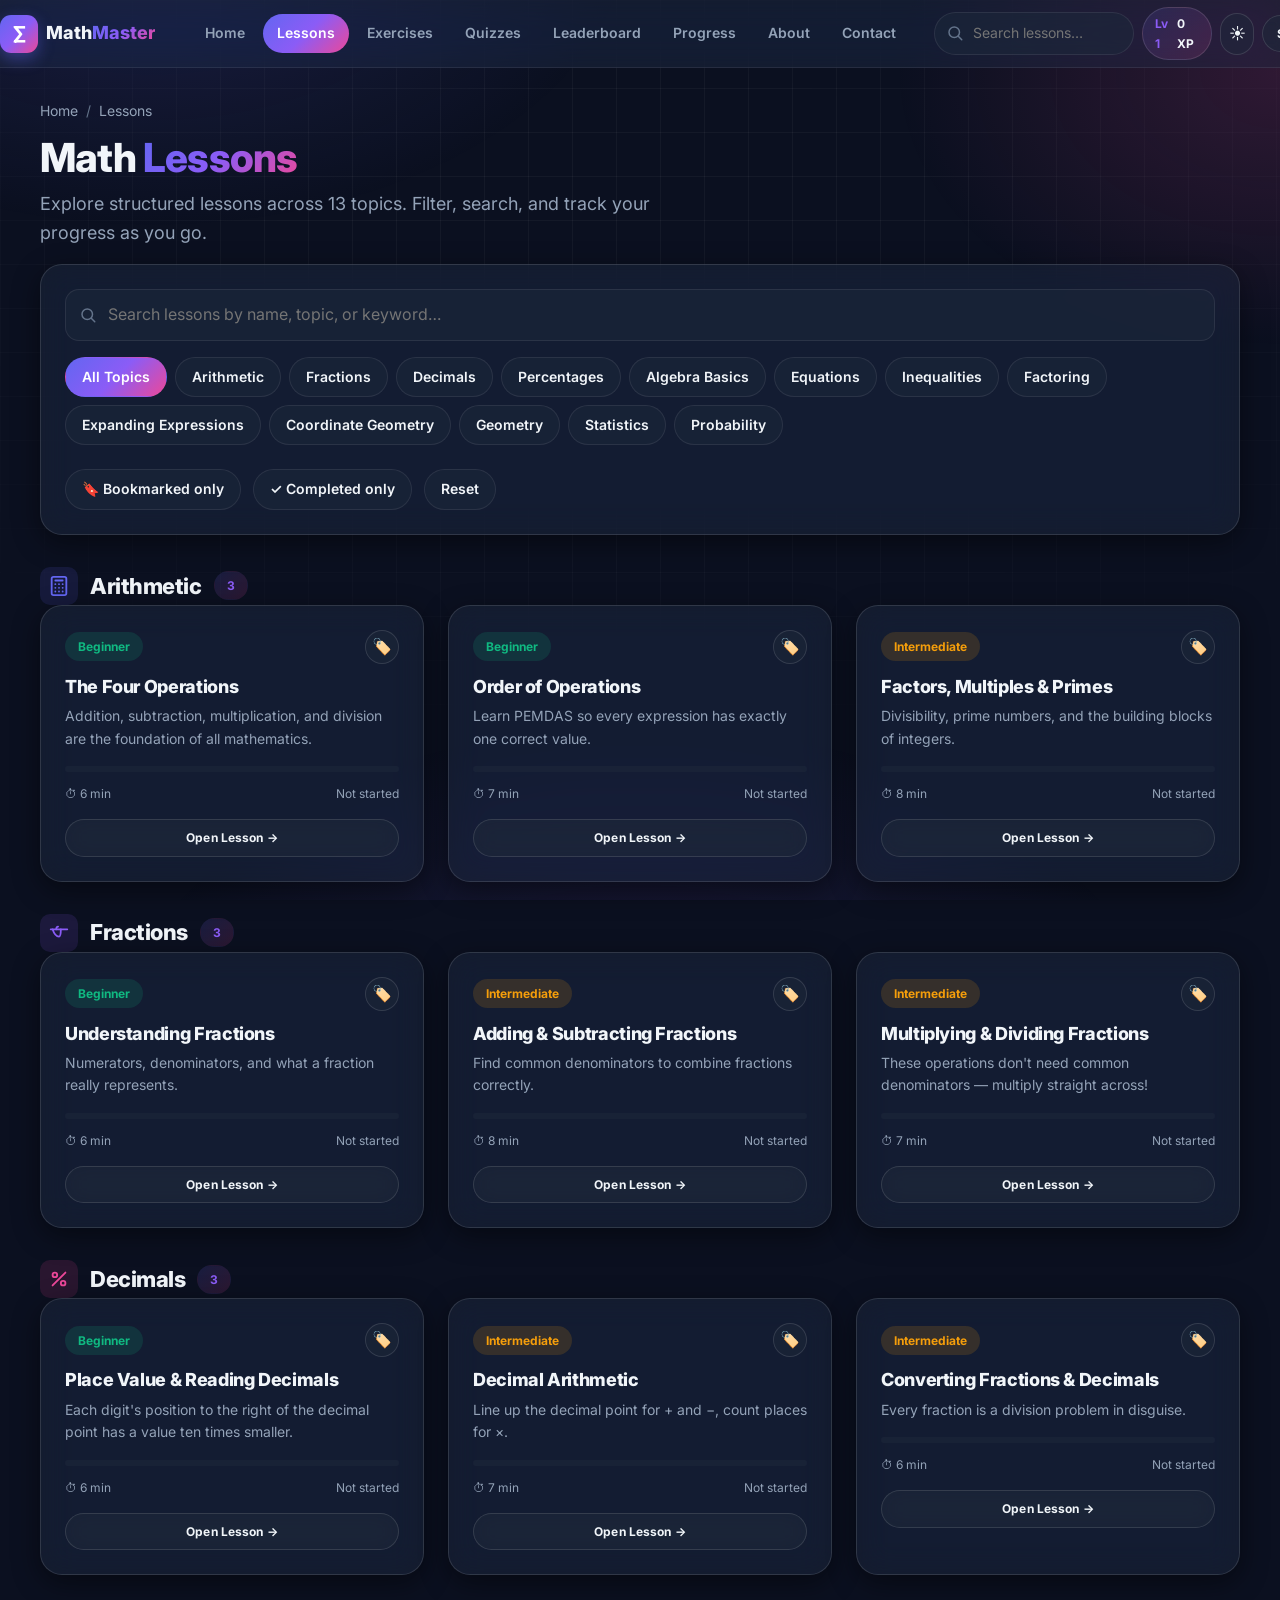
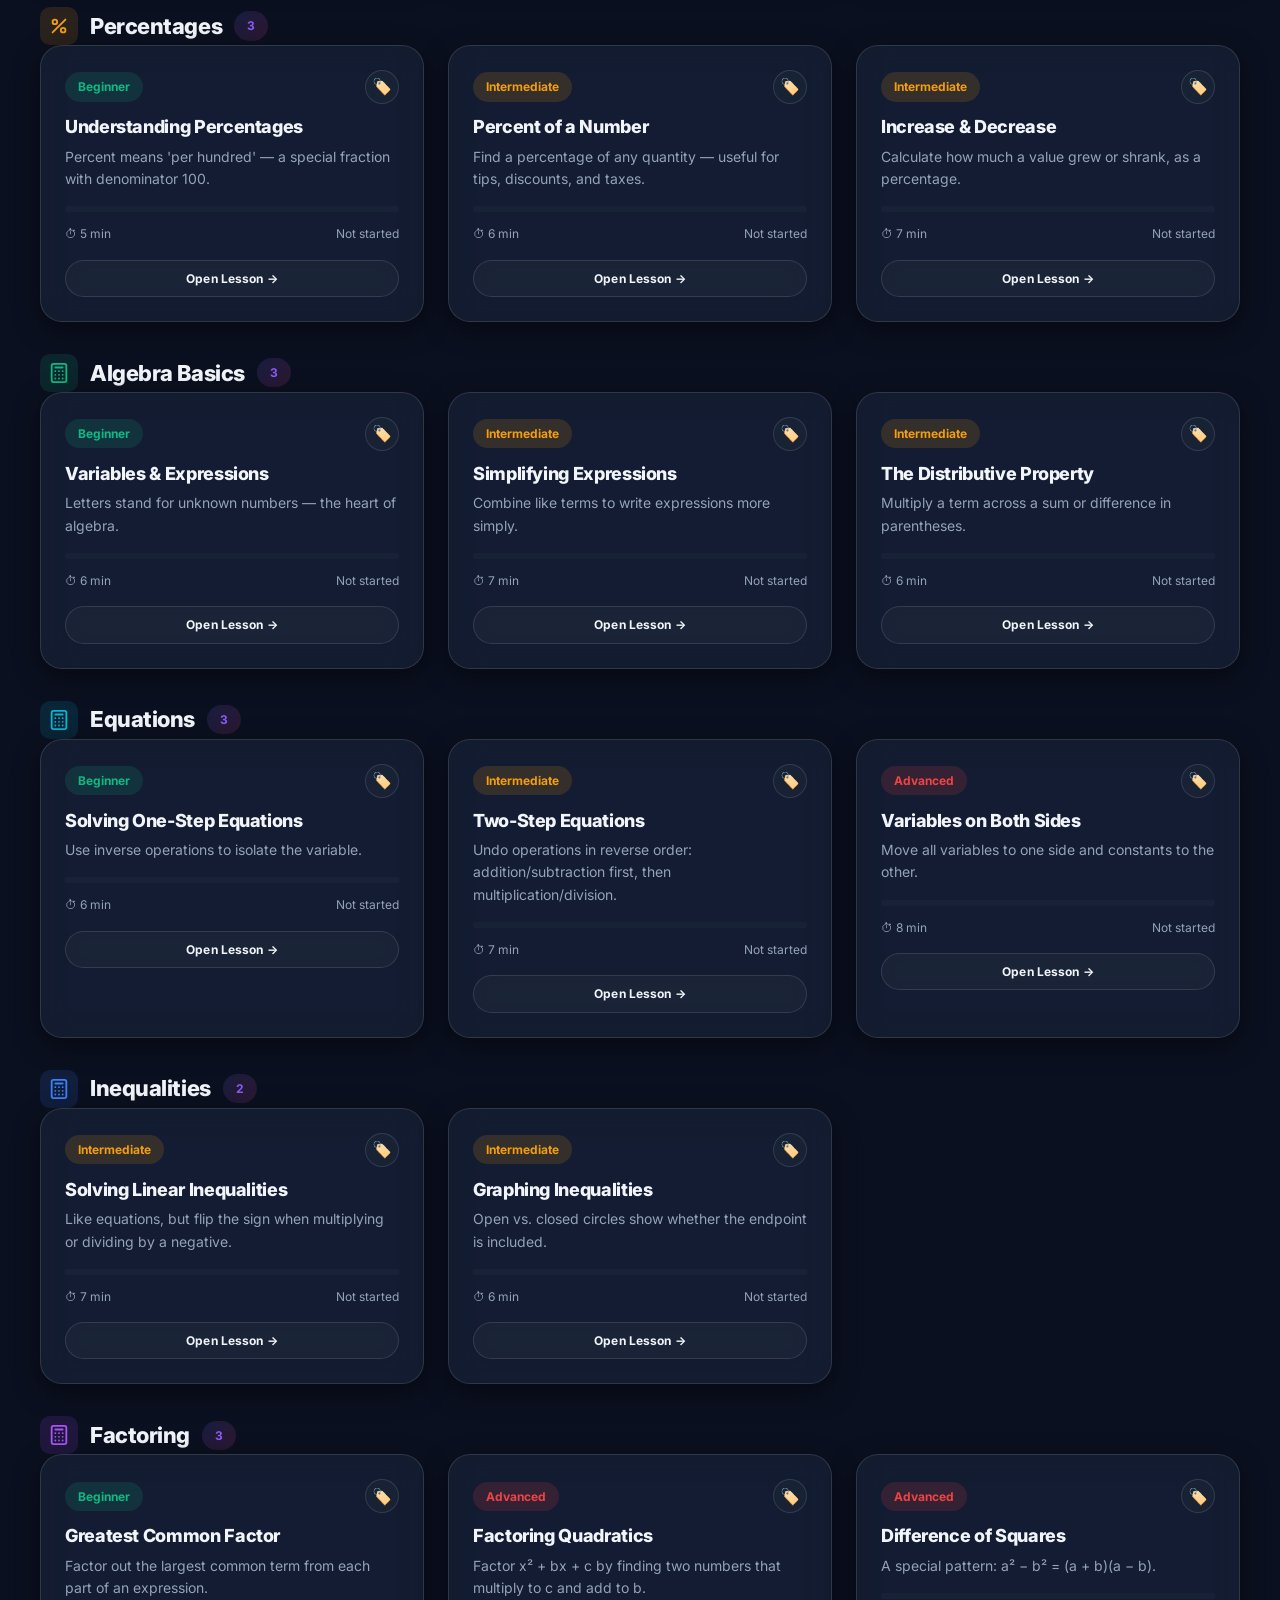
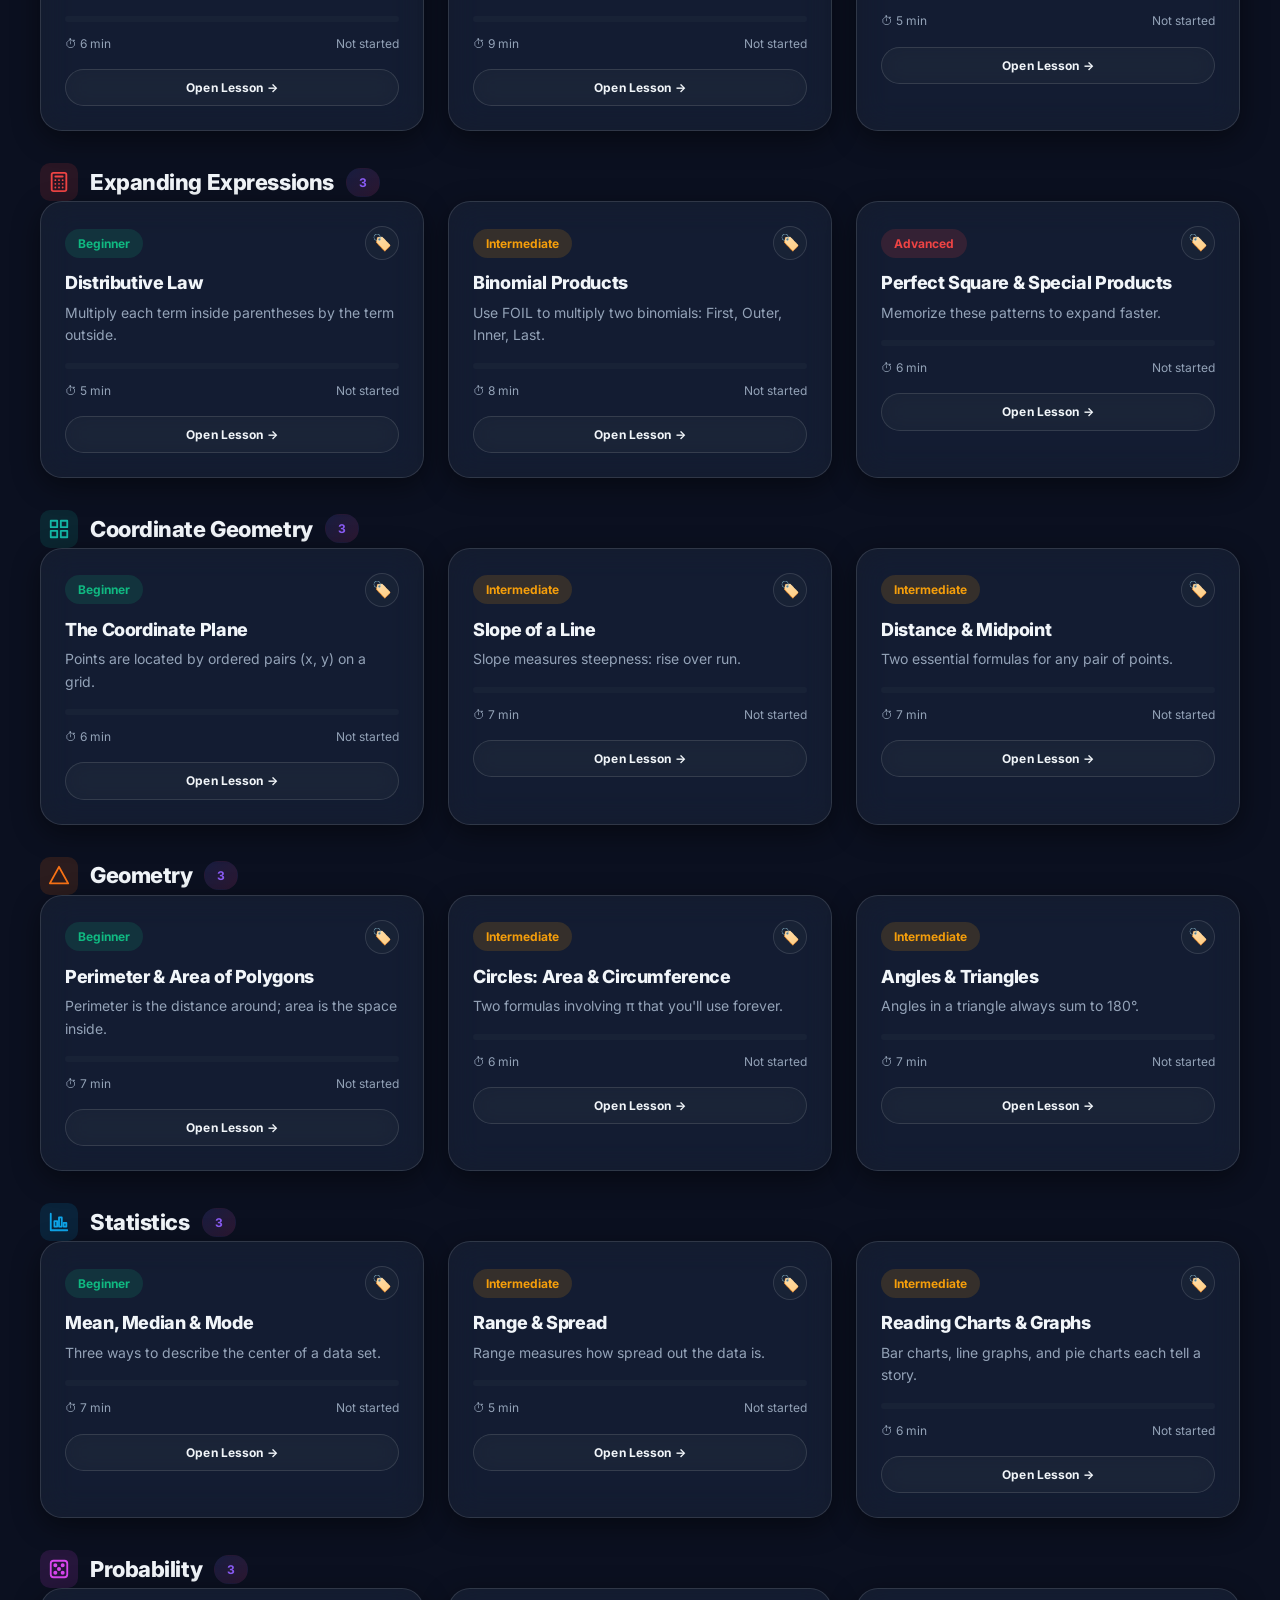
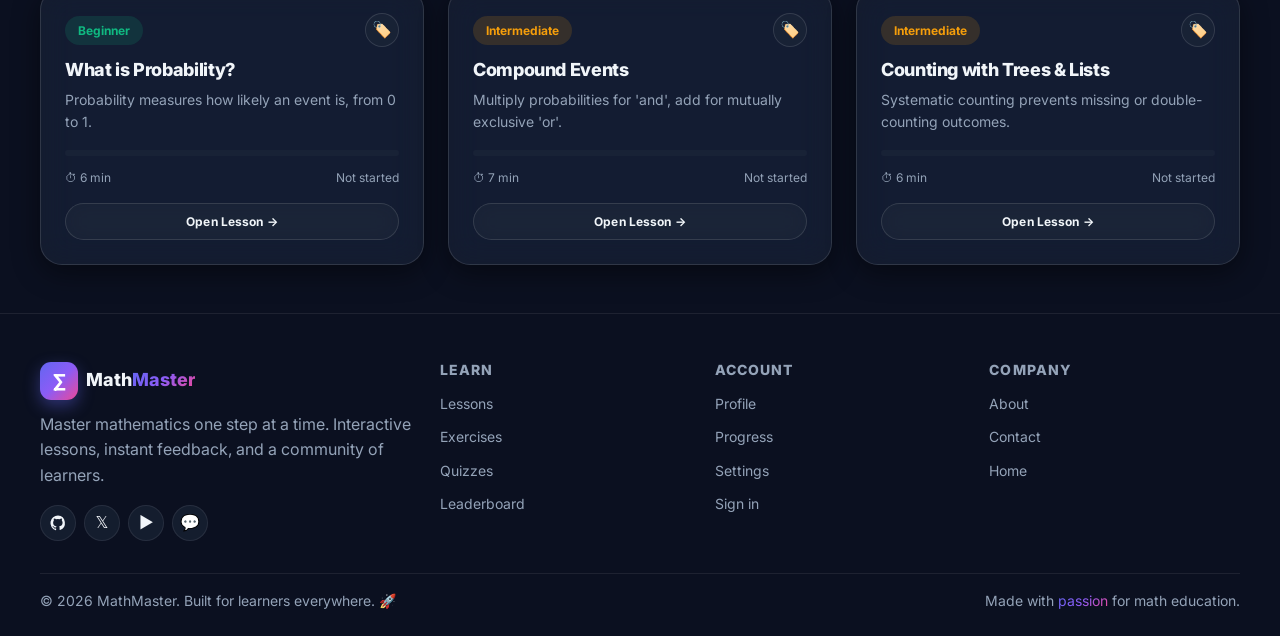
<file: pages/lessons.html>
<!DOCTYPE html>
<html lang="en" data-theme="dark">
<head>
  <meta charset="UTF-8" />
  <meta name="viewport" content="width=device-width, initial-scale=1.0" />
  <meta name="theme-color" content="#0b1020" />
  <title>Lessons — MathMaster</title>
  <meta name="description" content="Browse all MathMaster lessons across 13 math topics, from arithmetic to probability. Bookmark and track your progress." />
  <link rel="icon" type="image/svg+xml" href="../assets/images/favicon.svg" />
  <link rel="preconnect" href="https://fonts.googleapis.com" />
  <link rel="preconnect" href="https://fonts.gstatic.com" crossorigin />
  <link href="https://fonts.googleapis.com/css2?family=Inter:wght@400;500;600;700;800&family=JetBrains+Mono:wght@500;700&display=swap" rel="stylesheet" />
  <link rel="stylesheet" href="../css/style.css" />
  <link rel="stylesheet" href="../css/components.css" />
  <link rel="stylesheet" href="../css/responsive.css" />
</head>
<body>
  <a class="skip-link" href="#main">Skip to content</a>
  <div class="page-loader" role="status" aria-label="Loading"><div class="core"></div><div class="lbl">∑</div></div>
  <div id="nav-slot"></div>

  <main id="main" class="container">
    <div class="page-head reveal">
      <div class="breadcrumb"><a href="../index.html">Home</a><span class="sep">/</span><span>Lessons</span></div>
      <h1>Math <span class="gradient-text">Lessons</span></h1>
      <p class="text-lg" style="max-width:620px;">Explore structured lessons across 13 topics. Filter, search, and track your progress as you go.</p>
    </div>

    <!-- Search + filters -->
    <div class="card reveal" style="margin-bottom: var(--sp-5);">
      <div class="input-group">
        <span class="icon" id="searchIconSlot"></span>
        <input type="search" id="lessonSearch" class="input" placeholder="Search lessons by name, topic, or keyword…" aria-label="Search lessons" />
      </div>
      <div class="chip-row mt-4" id="topicChips" role="tablist" aria-label="Filter by topic"></div>
      <div class="flex gap-3 wrap mt-3">
        <button class="chip" id="bookmarkFilter">🔖 Bookmarked only</button>
        <button class="chip" id="completedFilter">✓ Completed only</button>
        <button class="chip" id="resetFilters">Reset</button>
      </div>
    </div>

    <!-- Results -->
    <div id="lessonsResults"></div>
    <div id="emptyState" class="empty hidden">
      <div class="ic">🔍</div>
      <h3>No lessons found</h3>
      <p>Try a different search term or clear your filters.</p>
    </div>
  </main>

  <div id="footer-slot"></div>

  <script src="../js/modules/utils.js"></script>
  <script src="../js/modules/storage.js"></script>
  <script src="../js/modules/theme.js"></script>
  <script src="../js/modules/sound.js"></script>
  <script src="../js/modules/auth.js"></script>
  <script src="../js/modules/lessonsData.js"></script>
  <script src="../js/modules/mathEngine.js"></script>
  <script src="../js/modules/components.js"></script>
  <script src="../js/app.js"></script>
  <script src="../js/pages/lessons.js"></script>
</body>
</html>
</file>
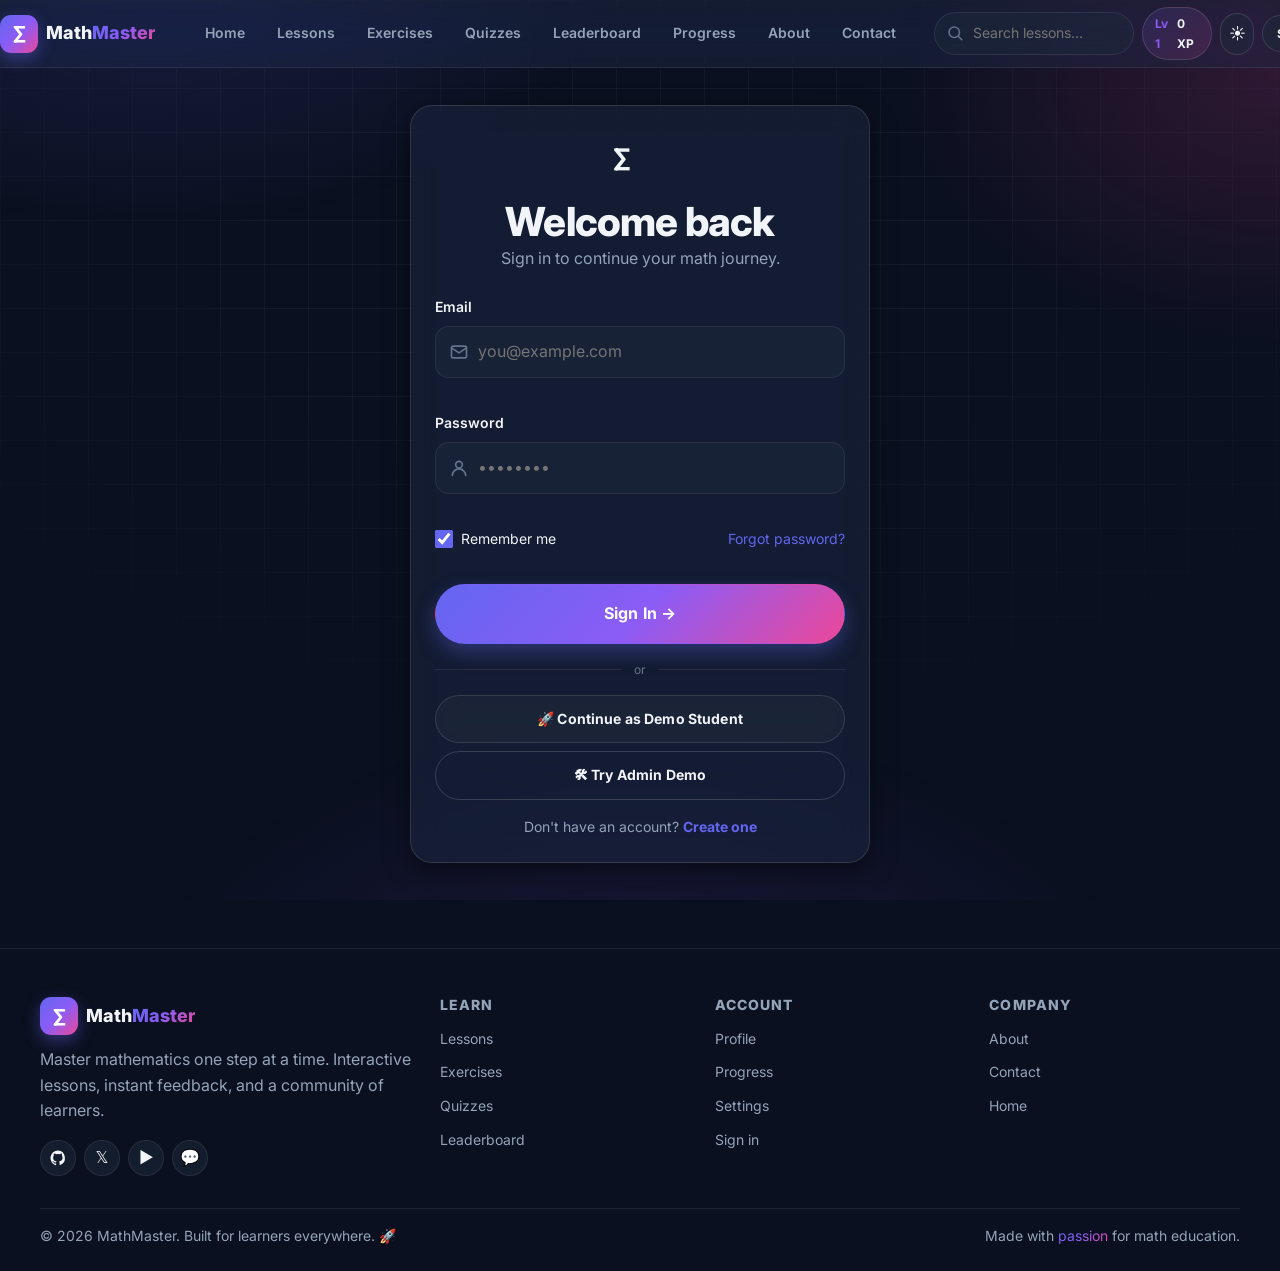
<file: pages/login.html>
<!DOCTYPE html>
<html lang="en" data-theme="dark">
<head>
  <meta charset="UTF-8" />
  <meta name="viewport" content="width=device-width, initial-scale=1.0" />
  <meta name="theme-color" content="#0b1020" />
  <title>Sign In — MathMaster</title>
  <meta name="description" content="Sign in to MathMaster to track your progress, streaks, and achievements." />
  <link rel="icon" type="image/svg+xml" href="../assets/images/favicon.svg" />
  <link rel="preconnect" href="https://fonts.googleapis.com" />
  <link rel="preconnect" href="https://fonts.gstatic.com" crossorigin />
  <link href="https://fonts.googleapis.com/css2?family=Inter:wght@400;500;600;700;800&family=JetBrains+Mono:wght@500;700&display=swap" rel="stylesheet" />
  <link rel="stylesheet" href="../css/style.css" />
  <link rel="stylesheet" href="../css/components.css" />
  <link rel="stylesheet" href="../css/responsive.css" />
</head>
<body>
  <a class="skip-link" href="#main">Skip to content</a>
  <div class="page-loader" role="status" aria-label="Loading"><div class="core"></div><div class="lbl">∑</div></div>
  <div id="nav-slot"></div>

  <main id="main">
    <div class="auth-wrap container">
      <div class="auth-card card reveal">
        <div class="head">
          <div class="logo brand">∑</div>
          <h1>Welcome back</h1>
          <p>Sign in to continue your math journey.</p>
        </div>

        <form id="loginForm" novalidate>
          <div class="field">
            <label for="email">Email</label>
            <div class="input-group">
              <span class="icon" id="emailIcon"></span>
              <input type="email" id="email" class="input" placeholder="you@example.com" autocomplete="email" required />
            </div>
            <div class="field-error" id="emailErr"></div>
          </div>
          <div class="field">
            <label for="password">Password</label>
            <div class="input-group">
              <span class="icon" id="passIcon"></span>
              <input type="password" id="password" class="input" placeholder="••••••••" autocomplete="current-password" required />
            </div>
            <div class="field-error" id="passErr"></div>
          </div>
          <div class="flex items-center justify-between mt-2">
            <label class="checkbox"><input type="checkbox" id="remember" checked /> Remember me</label>
            <a href="#" class="text-sm" style="color: var(--brand-1);" id="forgotLink">Forgot password?</a>
          </div>
          <div class="field-error" id="formErr" style="text-align:center;"></div>
          <button type="submit" class="btn btn-primary btn-block btn-lg mt-4">Sign In →</button>
        </form>

        <div class="divider">or</div>
        <button class="btn btn-ghost btn-block" id="demoBtn">🚀 Continue as Demo Student</button>
        <button class="btn btn-outline btn-block mt-2" id="demoAdminBtn">🛠 Try Admin Demo</button>

        <div class="auth-alt">Don't have an account? <a href="register.html">Create one</a></div>
      </div>
    </div>
  </main>

  <div id="footer-slot"></div>

  <script src="../js/modules/utils.js"></script>
  <script src="../js/modules/storage.js"></script>
  <script src="../js/modules/theme.js"></script>
  <script src="../js/modules/sound.js"></script>
  <script src="../js/modules/auth.js"></script>
  <script src="../js/modules/lessonsData.js"></script>
  <script src="../js/modules/mathEngine.js"></script>
  <script src="../js/modules/components.js"></script>
  <script src="../js/app.js"></script>
  <script src="../js/pages/auth.js"></script>
</body>
</html>
</file>
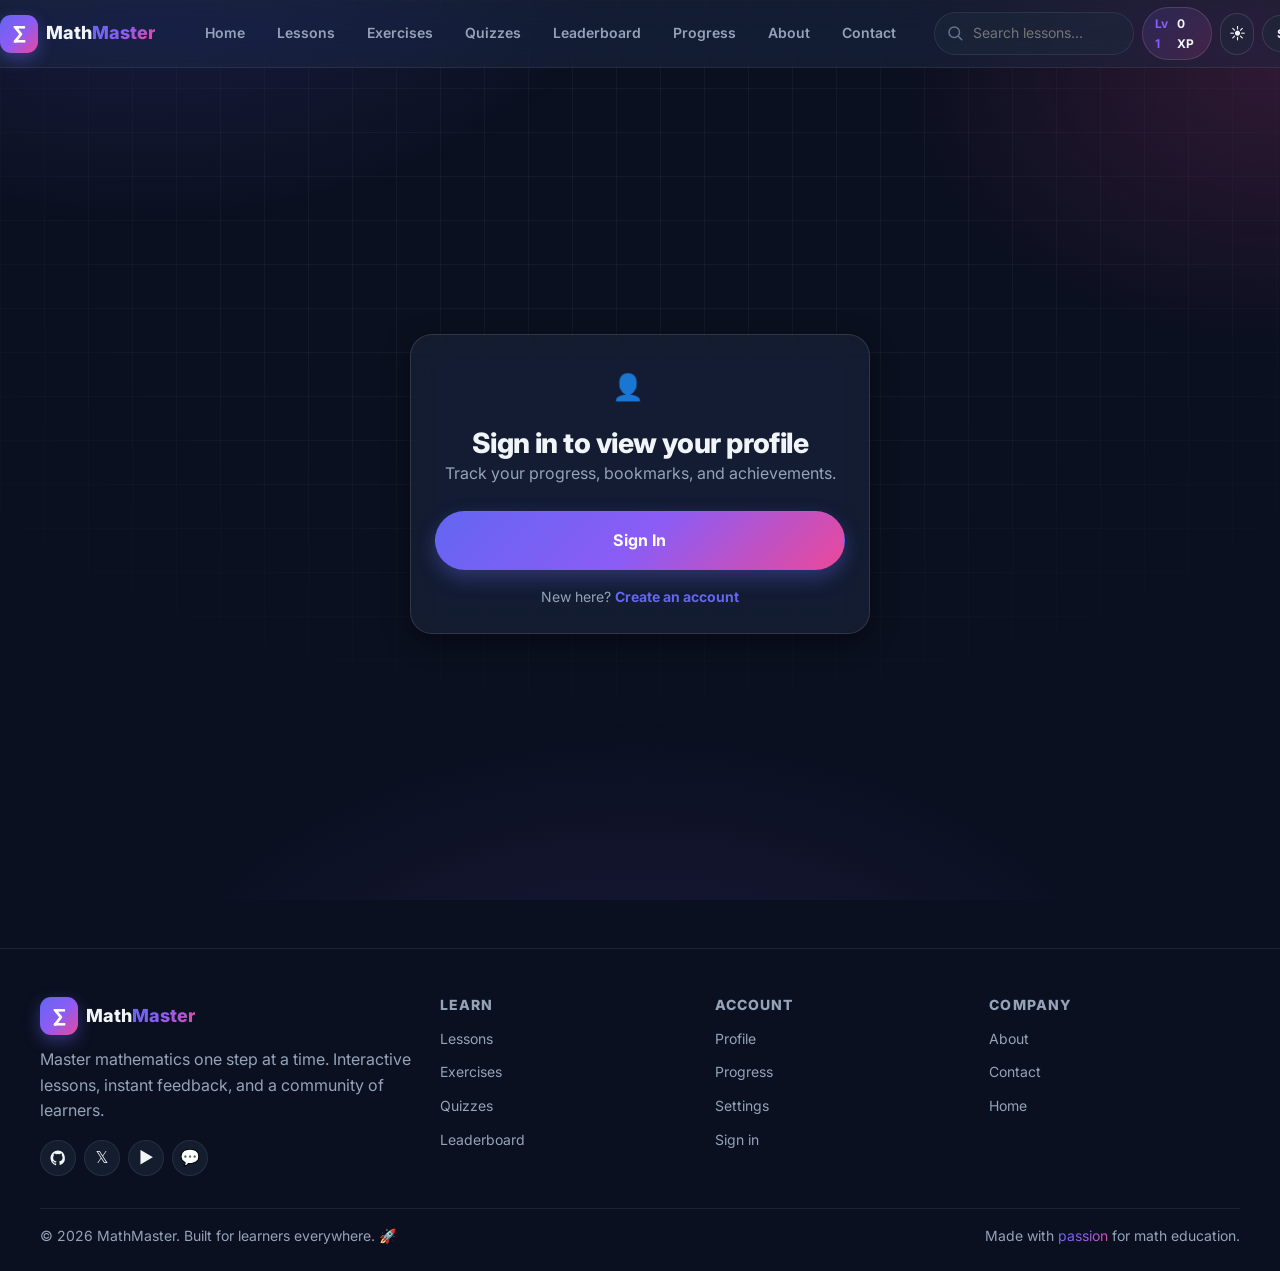
<file: pages/profile.html>
<!DOCTYPE html>
<html lang="en" data-theme="dark">
<head>
  <meta charset="UTF-8" />
  <meta name="viewport" content="width=device-width, initial-scale=1.0" />
  <meta name="theme-color" content="#0b1020" />
  <title>Profile — MathMaster</title>
  <meta name="description" content="View and edit your MathMaster profile, avatar, bio, and stats." />
  <link rel="icon" type="image/svg+xml" href="../assets/images/favicon.svg" />
  <link rel="preconnect" href="https://fonts.googleapis.com" />
  <link rel="preconnect" href="https://fonts.gstatic.com" crossorigin />
  <link href="https://fonts.googleapis.com/css2?family=Inter:wght@400;500;600;700;800&family=JetBrains+Mono:wght@500;700&display=swap" rel="stylesheet" />
  <link rel="stylesheet" href="../css/style.css" />
  <link rel="stylesheet" href="../css/components.css" />
  <link rel="stylesheet" href="../css/responsive.css" />
</head>
<body>
  <a class="skip-link" href="#main">Skip to content</a>
  <div class="page-loader" role="status" aria-label="Loading"><div class="core"></div><div class="lbl">∑</div></div>
  <div id="nav-slot"></div>

  <main id="main" class="container">
    <div id="profileRoot"></div>
  </main>

  <div id="footer-slot"></div>

  <script src="../js/modules/utils.js"></script>
  <script src="../js/modules/storage.js"></script>
  <script src="../js/modules/theme.js"></script>
  <script src="../js/modules/sound.js"></script>
  <script src="../js/modules/auth.js"></script>
  <script src="../js/modules/lessonsData.js"></script>
  <script src="../js/modules/mathEngine.js"></script>
  <script src="../js/modules/components.js"></script>
  <script src="../js/app.js"></script>
  <script src="../js/pages/profile.js"></script>
</body>
</html>
</file>
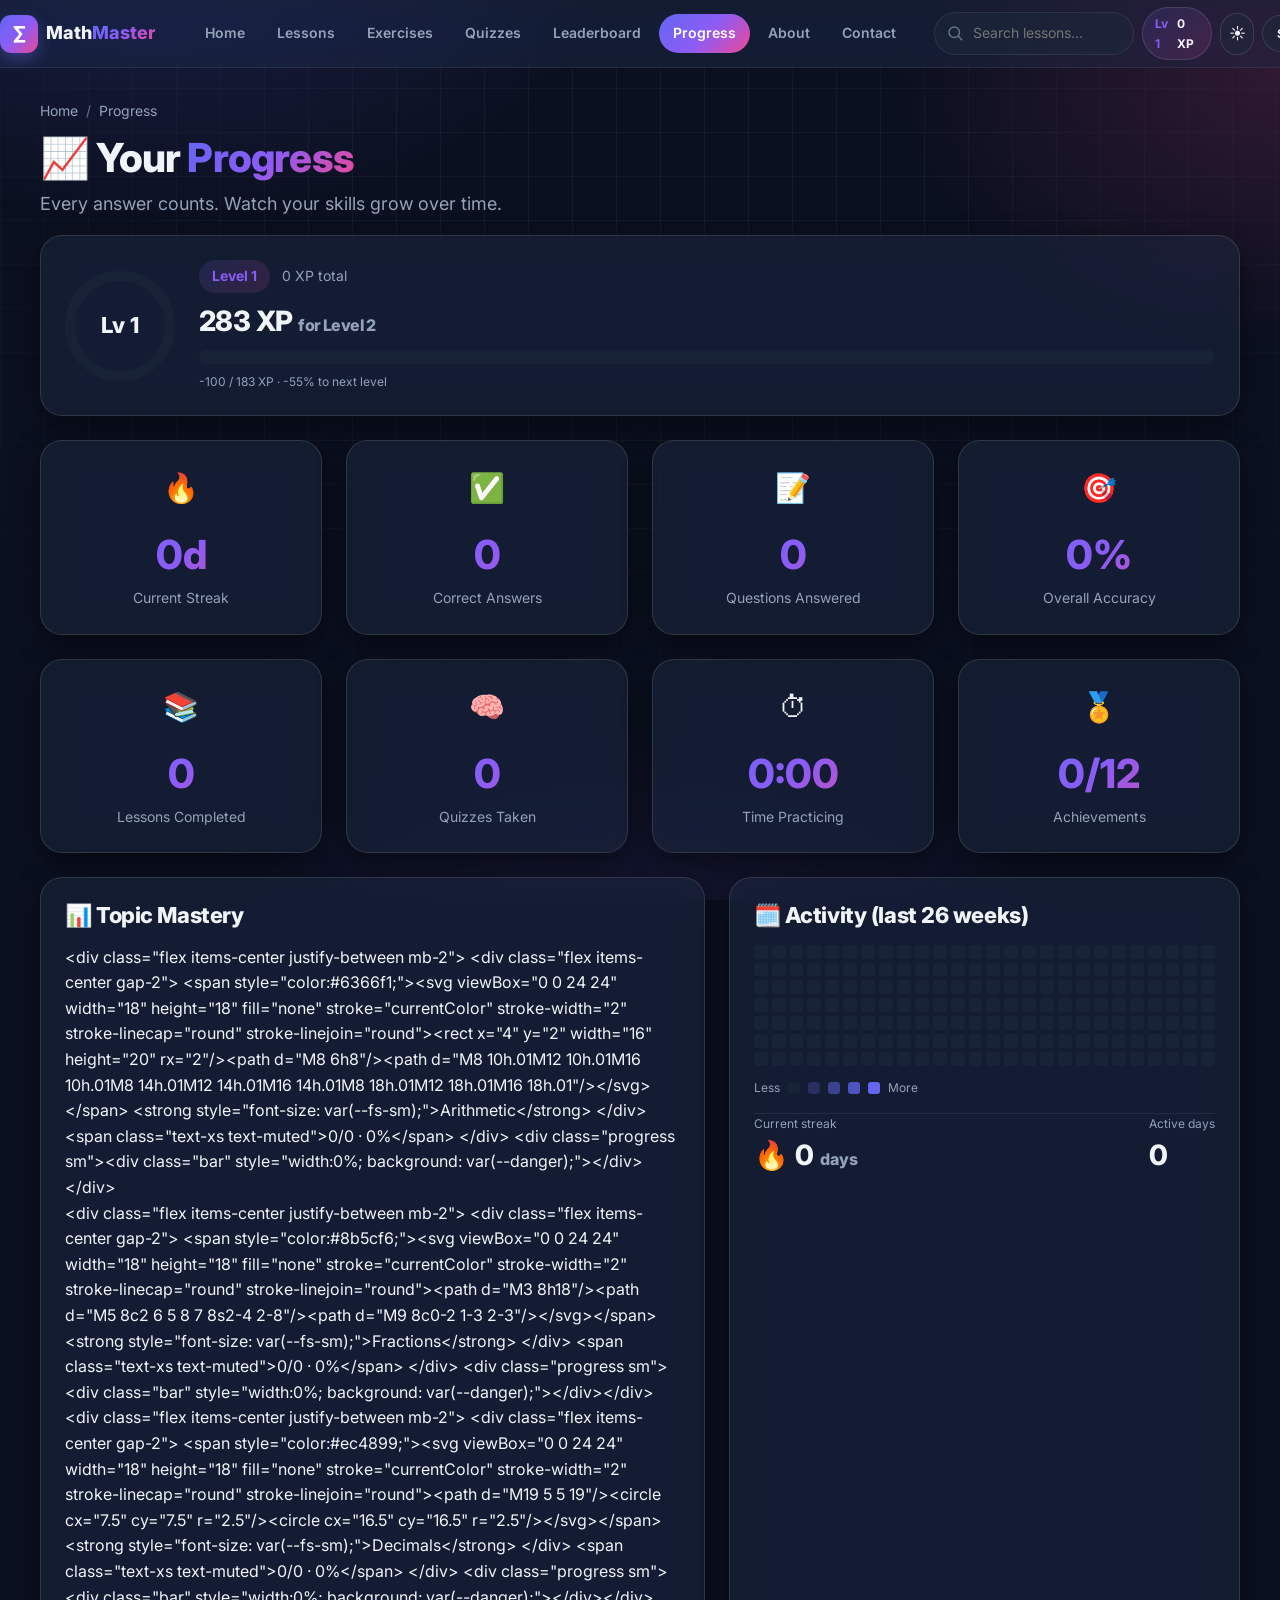
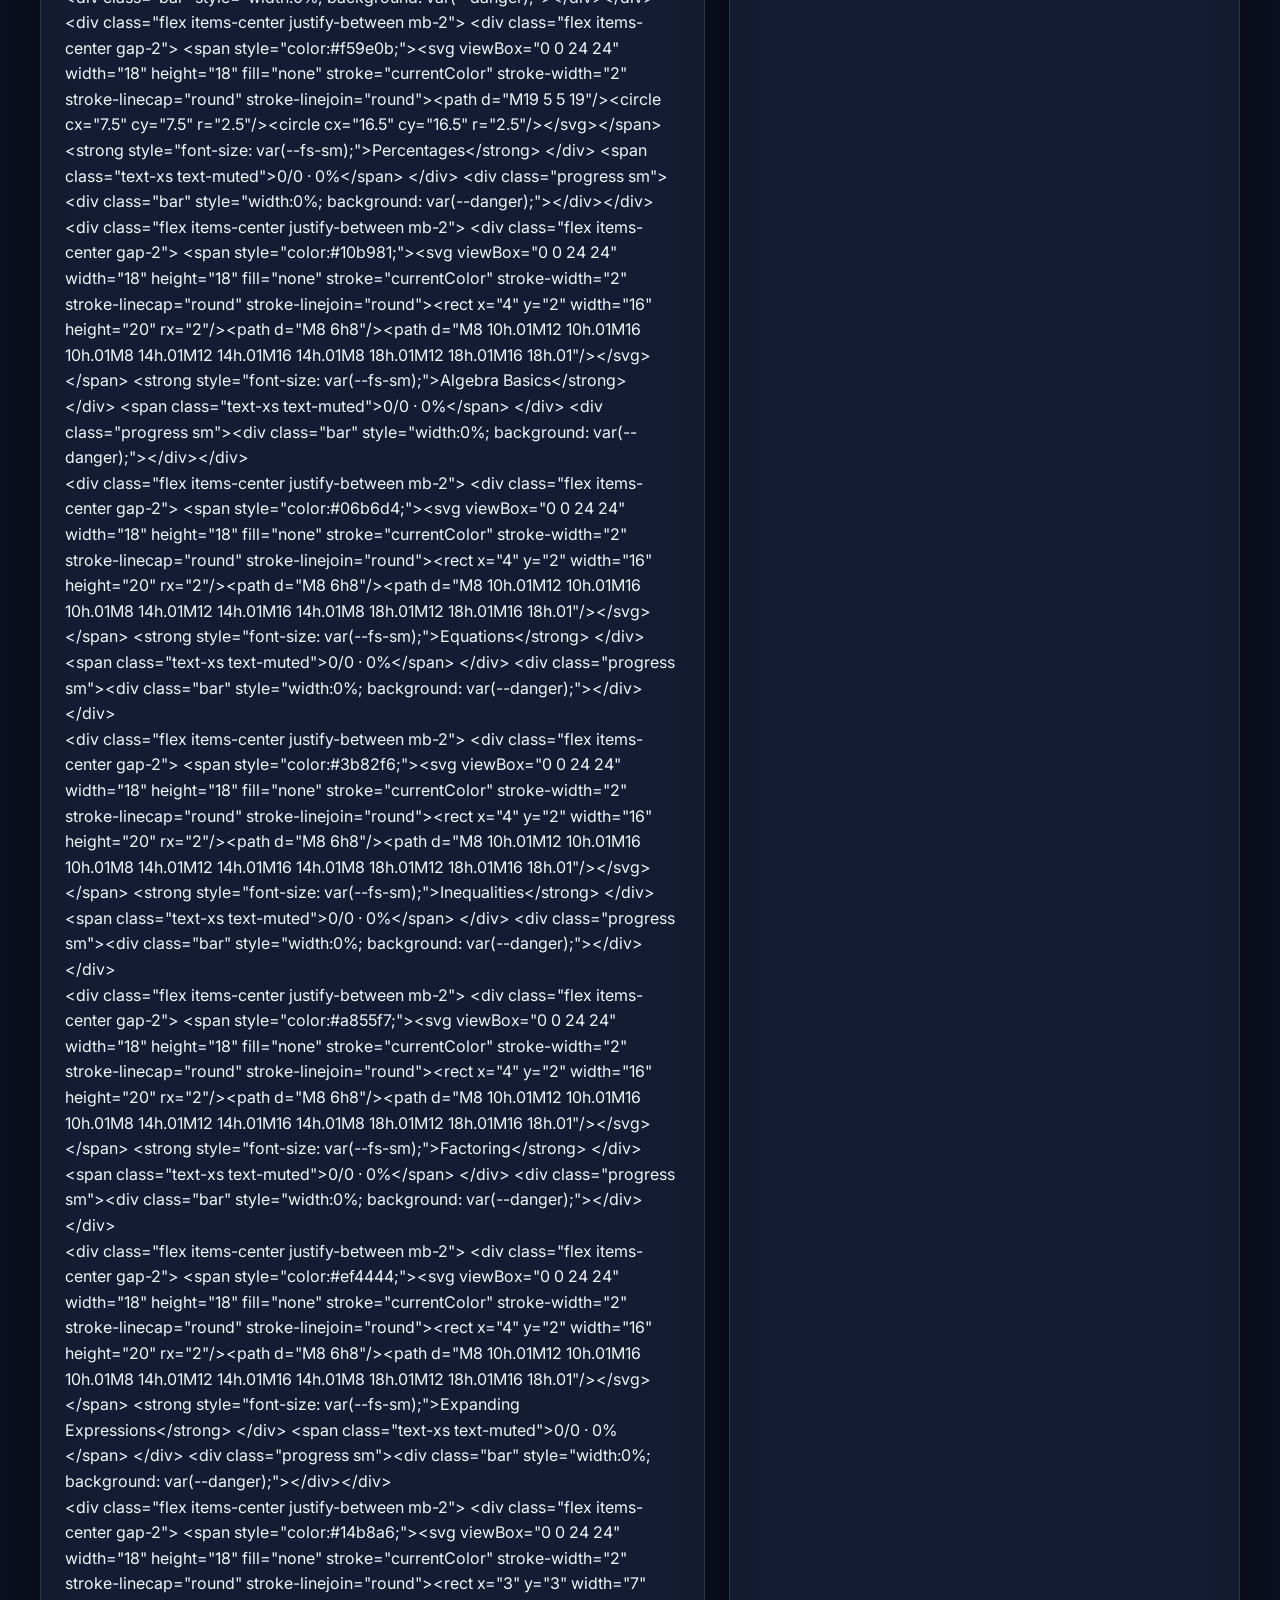
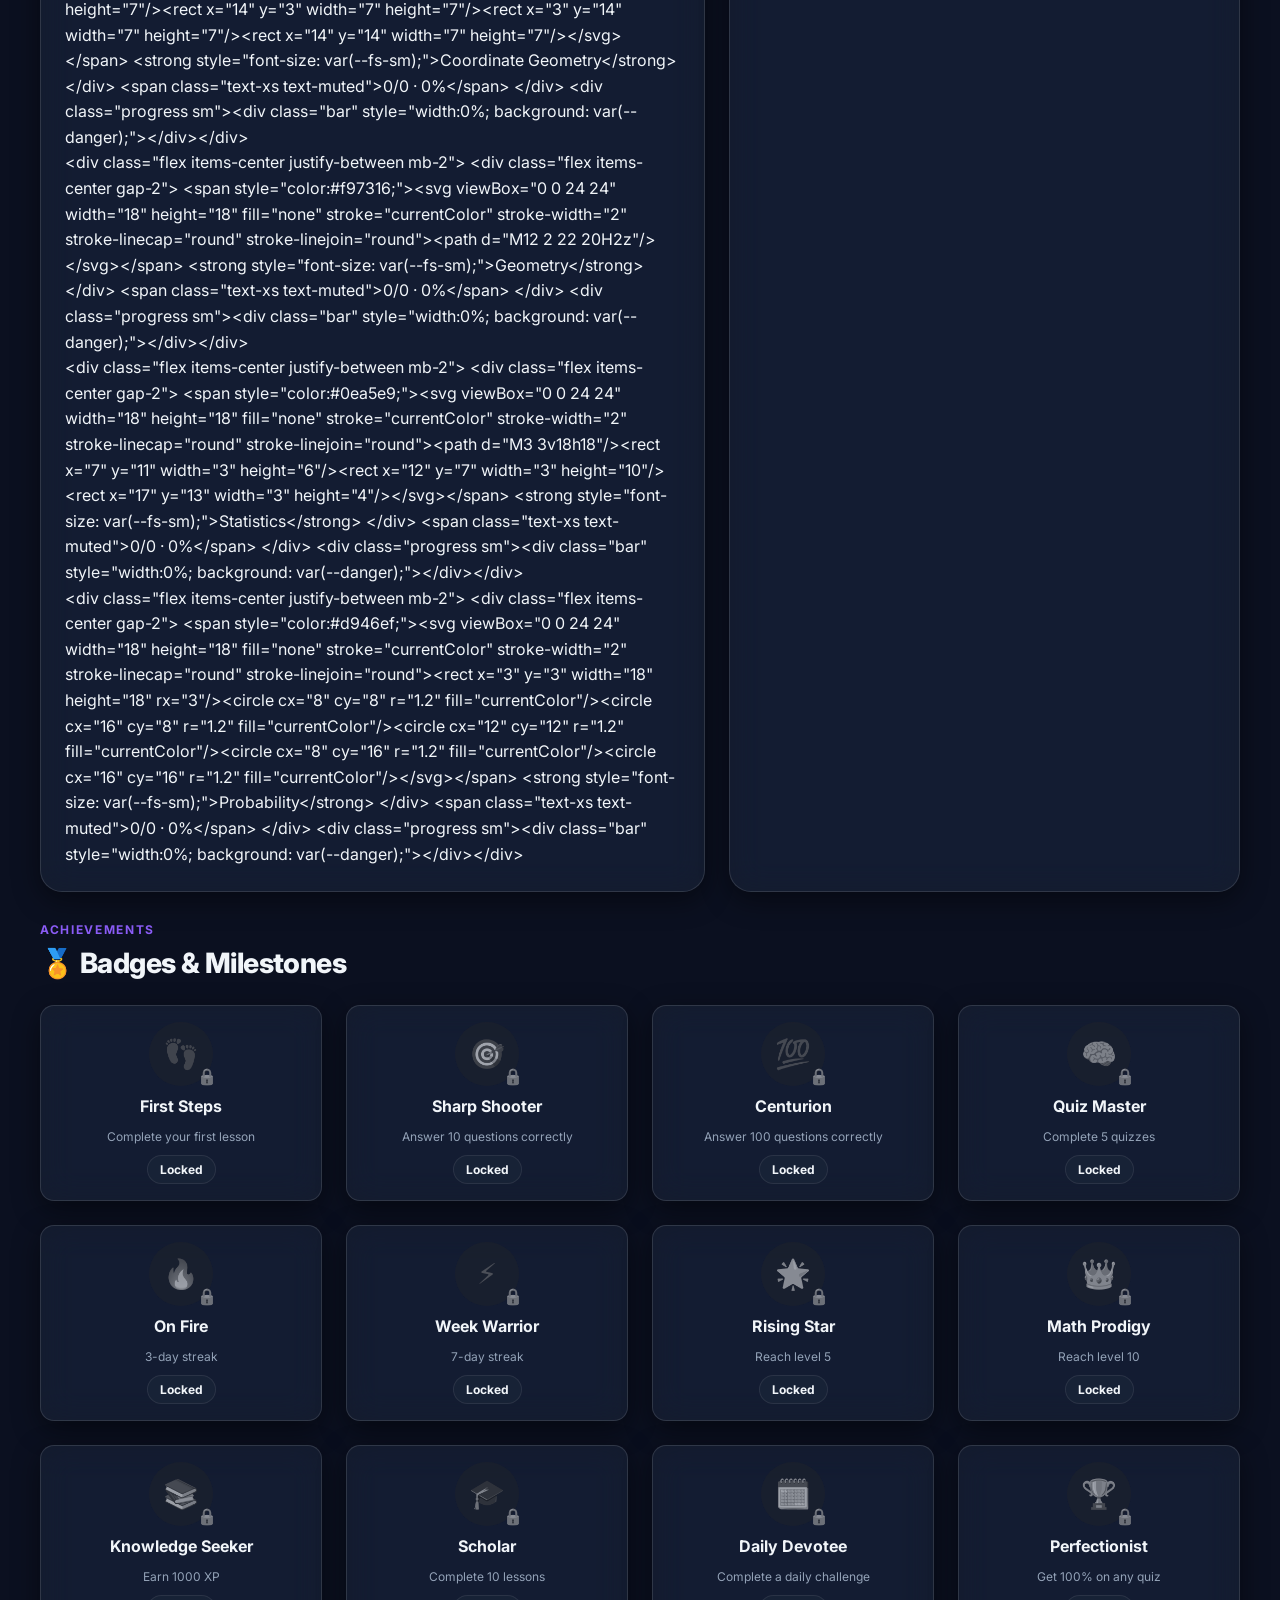
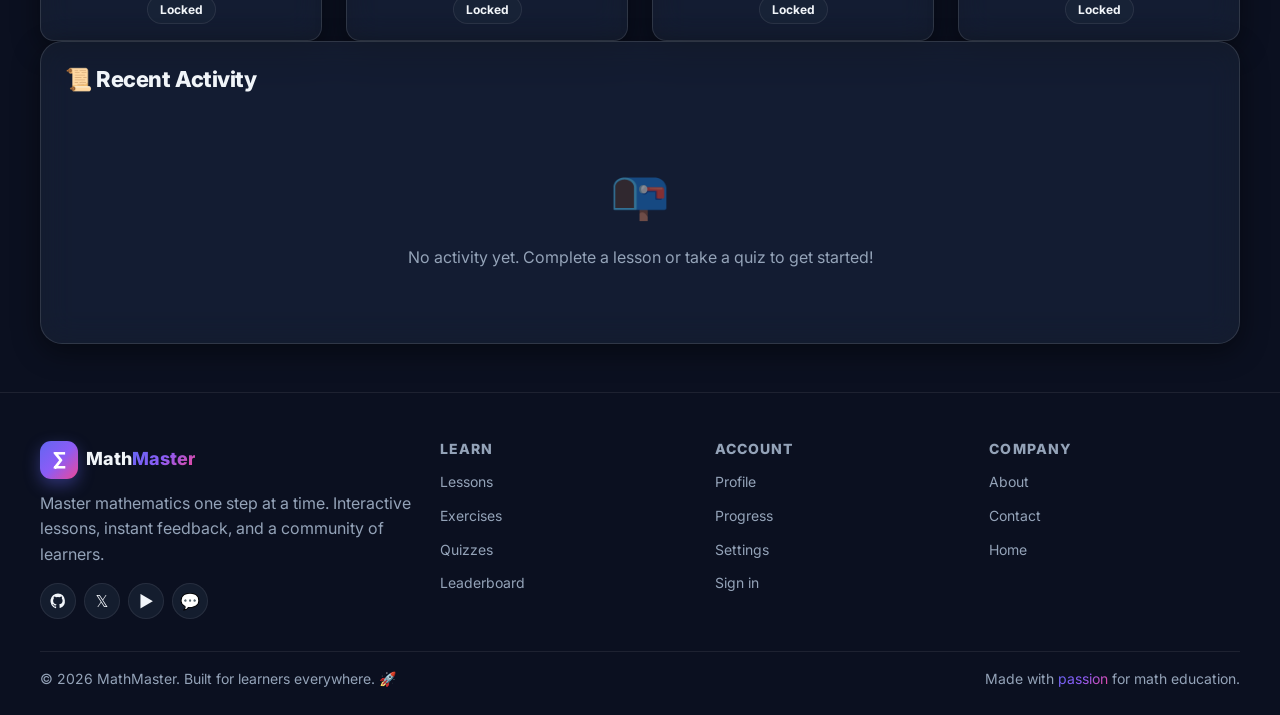
<file: pages/progress.html>
<!DOCTYPE html>
<html lang="en" data-theme="dark">
<head>
  <meta charset="UTF-8" />
  <meta name="viewport" content="width=device-width, initial-scale=1.0" />
  <meta name="theme-color" content="#0b1020" />
  <title>My Progress — MathMaster</title>
  <meta name="description" content="Track your XP, level, streak, per-topic accuracy, and achievements." />
  <link rel="icon" type="image/svg+xml" href="../assets/images/favicon.svg" />
  <link rel="preconnect" href="https://fonts.googleapis.com" />
  <link rel="preconnect" href="https://fonts.gstatic.com" crossorigin />
  <link href="https://fonts.googleapis.com/css2?family=Inter:wght@400;500;600;700;800&family=JetBrains+Mono:wght@500;700&display=swap" rel="stylesheet" />
  <link rel="stylesheet" href="../css/style.css" />
  <link rel="stylesheet" href="../css/components.css" />
  <link rel="stylesheet" href="../css/responsive.css" />
</head>
<body>
  <a class="skip-link" href="#main">Skip to content</a>
  <div class="page-loader" role="status" aria-label="Loading"><div class="core"></div><div class="lbl">∑</div></div>
  <div id="nav-slot"></div>

  <main id="main" class="container">
    <div class="page-head reveal">
      <div class="breadcrumb"><a href="../index.html">Home</a><span class="sep">/</span><span>Progress</span></div>
      <h1>📈 Your <span class="gradient-text">Progress</span></h1>
      <p class="text-lg">Every answer counts. Watch your skills grow over time.</p>
    </div>

    <!-- Level + XP hero -->
    <div class="card reveal" id="levelCard"></div>

    <!-- Stat cards -->
    <div class="grid grid-4 mt-5" id="statCards"></div>

    <!-- Two columns: topic mastery + streak/heatmap -->
    <div class="grid mt-5" style="grid-template-columns: 1.3fr 1fr; gap: var(--sp-5);" id="twoCol"></div>

    <!-- Achievements -->
    <section class="section-tight mt-5">
      <div class="section-head reveal" style="text-align:left;margin:0 0 var(--sp-5);">
        <span class="eyebrow">Achievements</span>
        <h2 style="font-size: var(--fs-2xl);">🏅 Badges & Milestones</h2>
      </div>
      <div class="grid grid-4" id="achievementsGrid"></div>
    </section>

    <!-- Activity history -->
    <section class="section-tight">
      <div class="card reveal">
        <h3 style="margin-bottom: var(--sp-4);">📜 Recent Activity</h3>
        <div id="historyList"></div>
      </div>
    </section>
  </main>

  <div id="footer-slot"></div>

  <script src="../js/modules/utils.js"></script>
  <script src="../js/modules/storage.js"></script>
  <script src="../js/modules/theme.js"></script>
  <script src="../js/modules/sound.js"></script>
  <script src="../js/modules/auth.js"></script>
  <script src="../js/modules/lessonsData.js"></script>
  <script src="../js/modules/mathEngine.js"></script>
  <script src="../js/modules/components.js"></script>
  <script src="../js/app.js"></script>
  <script src="../js/pages/progress.js"></script>
</body>
</html>
</file>
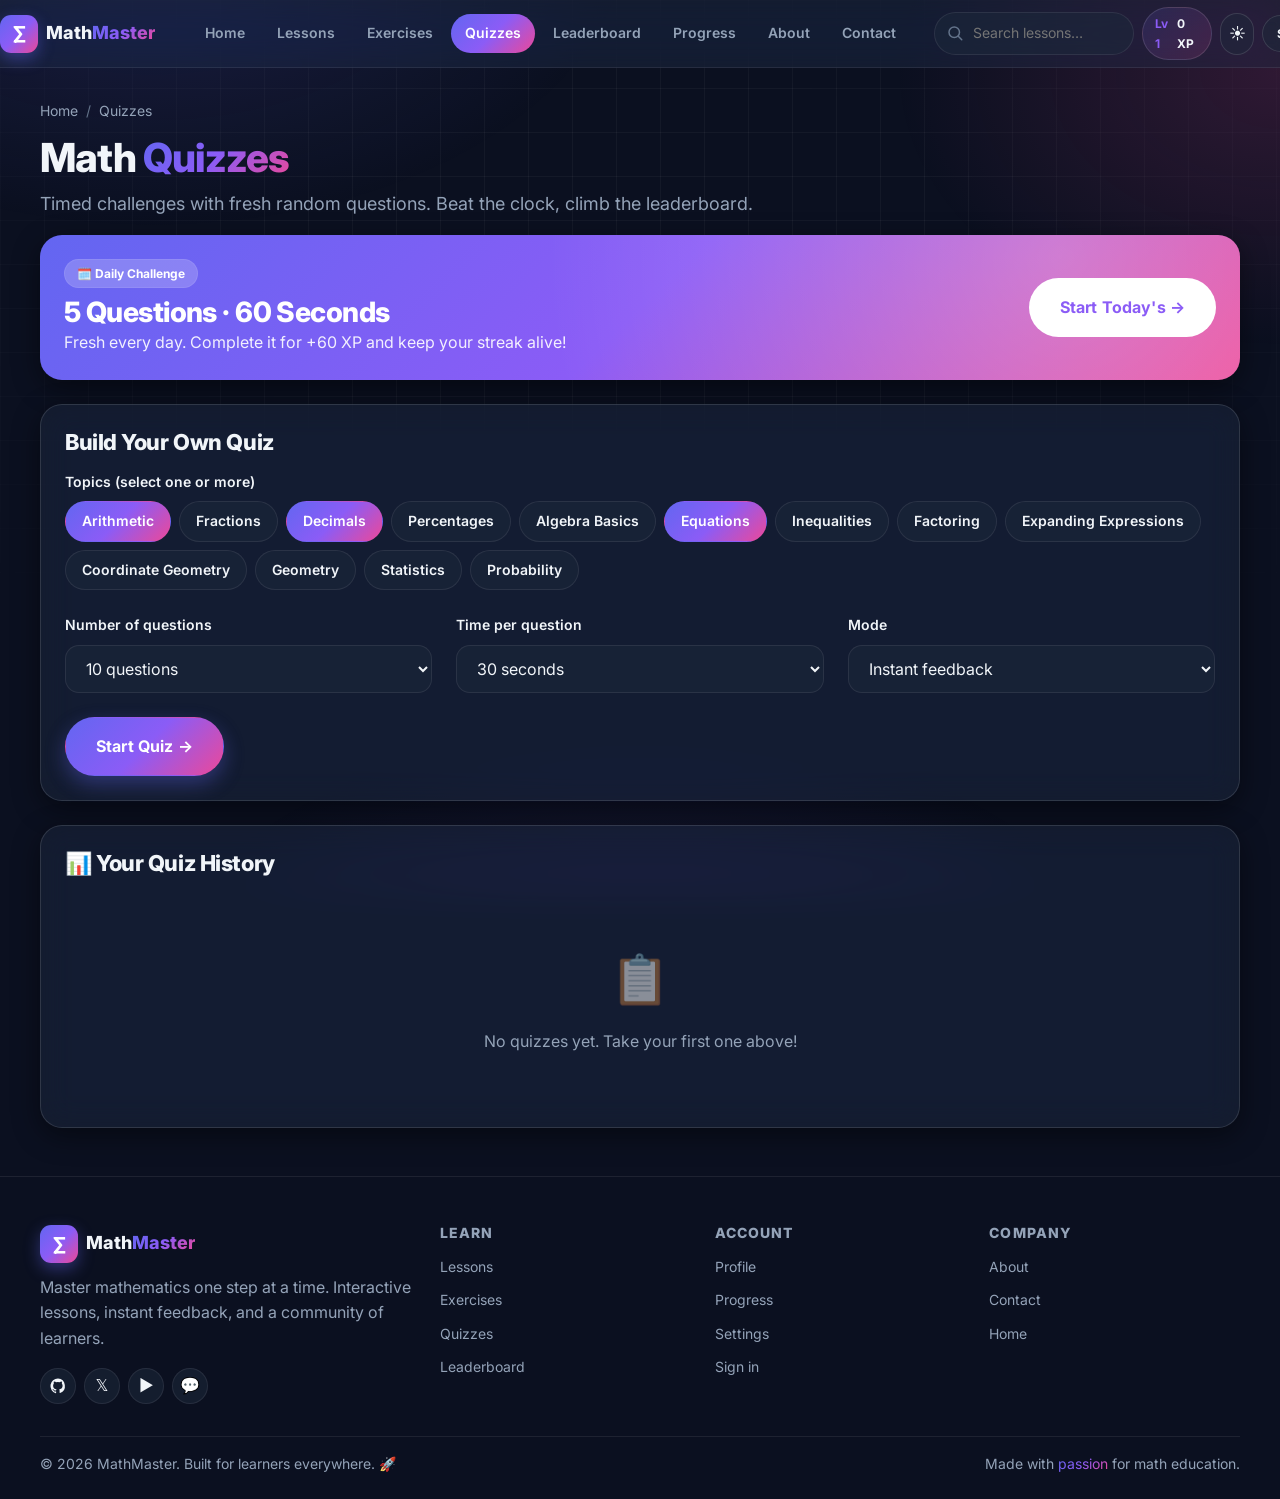
<file: pages/quizzes.html>
<!DOCTYPE html>
<html lang="en" data-theme="dark">
<head>
  <meta charset="UTF-8" />
  <meta name="viewport" content="width=device-width, initial-scale=1.0" />
  <meta name="theme-color" content="#0b1020" />
  <title>Quizzes — MathMaster</title>
  <meta name="description" content="Take timed math quizzes across all topics, or try the daily challenge for bonus XP." />
  <link rel="icon" type="image/svg+xml" href="../assets/images/favicon.svg" />
  <link rel="preconnect" href="https://fonts.googleapis.com" />
  <link rel="preconnect" href="https://fonts.gstatic.com" crossorigin />
  <link href="https://fonts.googleapis.com/css2?family=Inter:wght@400;500;600;700;800&family=JetBrains+Mono:wght@500;700&display=swap" rel="stylesheet" />
  <link rel="stylesheet" href="../css/style.css" />
  <link rel="stylesheet" href="../css/components.css" />
  <link rel="stylesheet" href="../css/responsive.css" />
</head>
<body>
  <a class="skip-link" href="#main">Skip to content</a>
  <div class="page-loader" role="status" aria-label="Loading"><div class="core"></div><div class="lbl">∑</div></div>
  <div id="nav-slot"></div>

  <main id="main" class="container">
    <div class="page-head reveal">
      <div class="breadcrumb"><a href="../index.html">Home</a><span class="sep">/</span><span>Quizzes</span></div>
      <h1>Math <span class="gradient-text">Quizzes</span></h1>
      <p class="text-lg">Timed challenges with fresh random questions. Beat the clock, climb the leaderboard.</p>
    </div>

    <!-- Quiz setup -->
    <div id="setupView">
      <!-- Daily challenge banner -->
      <div class="card reveal" id="dailyBanner" style="background: var(--brand-grad); color:#fff; border:none; overflow:hidden; position:relative; margin-bottom: var(--sp-5);">
        <div style="position:absolute;inset:0;background:radial-gradient(circle at 85% 15%, rgba(255,255,255,.25), transparent 50%);"></div>
        <div style="position:relative;display:flex;align-items:center;justify-content:space-between;gap:var(--sp-4);flex-wrap:wrap;">
          <div>
            <span class="badge" style="background:rgba(255,255,255,.2);color:#fff;">🗓️ Daily Challenge</span>
            <h2 style="color:#fff;margin-top:var(--sp-2);">5 Questions · 60 Seconds</h2>
            <p style="color:rgba(255,255,255,.9);">Fresh every day. Complete it for +60 XP and keep your streak alive!</p>
          </div>
          <button class="btn btn-lg" id="startDailyBtn" style="background:#fff;color:var(--brand-2);">Start Today's →</button>
        </div>
      </div>

      <!-- Quiz builder -->
      <div class="card reveal">
        <h3 style="margin-bottom: var(--sp-4);">Build Your Own Quiz</h3>
        <div class="field">
          <label>Topics (select one or more)</label>
          <div class="chip-row" id="quizTopics"></div>
        </div>
        <div class="grid grid-3" style="align-items:end;">
          <div class="field" style="margin:0;">
            <label for="quizCount">Number of questions</label>
            <select id="quizCount" class="select">
              <option value="5">5 questions</option>
              <option value="10" selected>10 questions</option>
              <option value="15">15 questions</option>
              <option value="20">20 questions</option>
            </select>
          </div>
          <div class="field" style="margin:0;">
            <label for="quizTime">Time per question</label>
            <select id="quizTime" class="select">
              <option value="0">No timer</option>
              <option value="20">20 seconds</option>
              <option value="30" selected>30 seconds</option>
              <option value="45">45 seconds</option>
            </select>
          </div>
          <div class="field" style="margin:0;">
            <label for="quizMode">Mode</label>
            <select id="quizMode" class="select">
              <option value="instant" selected>Instant feedback</option>
              <option value="exam">Exam mode (feedback at end)</option>
            </select>
          </div>
        </div>
        <button class="btn btn-primary btn-lg mt-5" id="startQuizBtn">Start Quiz →</button>
      </div>

      <!-- Recent quizzes -->
      <div class="card reveal mt-5">
        <h3 style="margin-bottom: var(--sp-4);">📊 Your Quiz History</h3>
        <div id="quizHistory"></div>
      </div>
    </div>

    <!-- Quiz running view -->
    <div id="quizView" class="hidden"></div>
  </main>

  <div id="footer-slot"></div>

  <script src="../js/modules/utils.js"></script>
  <script src="../js/modules/storage.js"></script>
  <script src="../js/modules/theme.js"></script>
  <script src="../js/modules/sound.js"></script>
  <script src="../js/modules/auth.js"></script>
  <script src="../js/modules/lessonsData.js"></script>
  <script src="../js/modules/mathEngine.js"></script>
  <script src="../js/modules/components.js"></script>
  <script src="../js/app.js"></script>
  <script src="../js/pages/quizzes.js"></script>
</body>
</html>
</file>
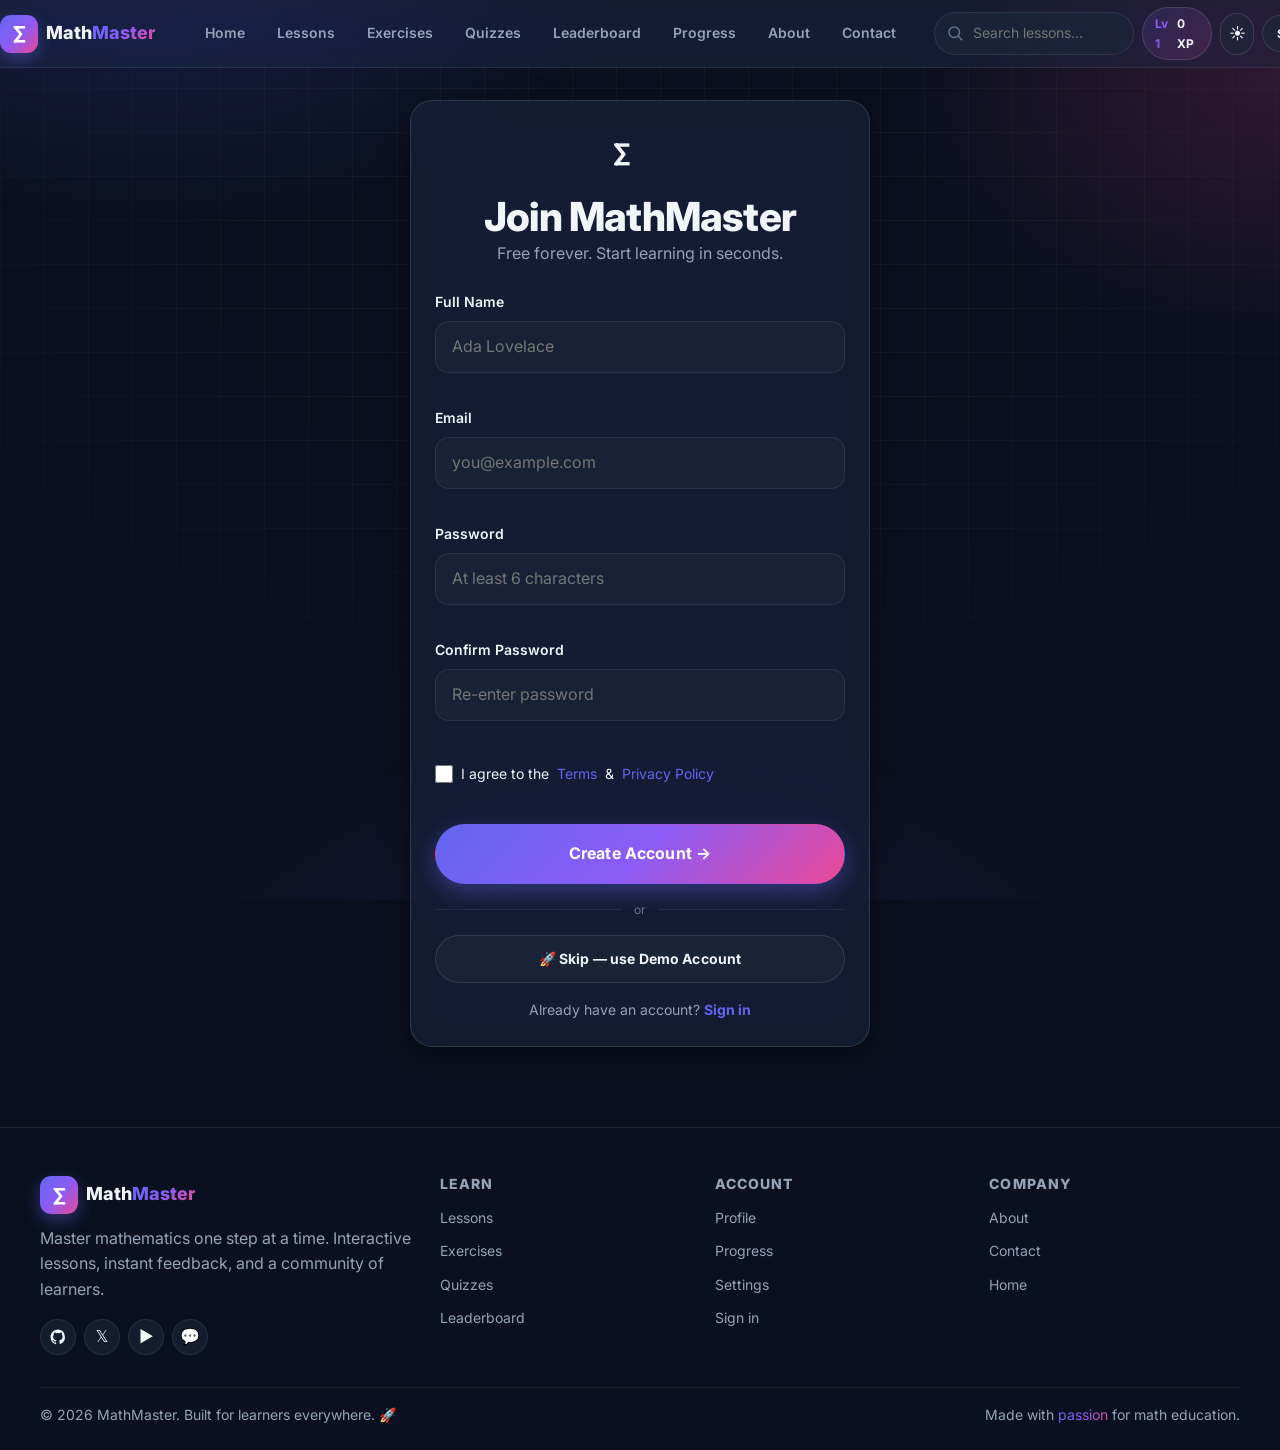
<file: pages/register.html>
<!DOCTYPE html>
<html lang="en" data-theme="dark">
<head>
  <meta charset="UTF-8" />
  <meta name="viewport" content="width=device-width, initial-scale=1.0" />
  <meta name="theme-color" content="#0b1020" />
  <title>Create Account — MathMaster</title>
  <meta name="description" content="Create your free MathMaster account and start mastering math today." />
  <link rel="icon" type="image/svg+xml" href="../assets/images/favicon.svg" />
  <link rel="preconnect" href="https://fonts.googleapis.com" />
  <link rel="preconnect" href="https://fonts.gstatic.com" crossorigin />
  <link href="https://fonts.googleapis.com/css2?family=Inter:wght@400;500;600;700;800&family=JetBrains+Mono:wght@500;700&display=swap" rel="stylesheet" />
  <link rel="stylesheet" href="../css/style.css" />
  <link rel="stylesheet" href="../css/components.css" />
  <link rel="stylesheet" href="../css/responsive.css" />
</head>
<body>
  <a class="skip-link" href="#main">Skip to content</a>
  <div class="page-loader" role="status" aria-label="Loading"><div class="core"></div><div class="lbl">∑</div></div>
  <div id="nav-slot"></div>

  <main id="main">
    <div class="auth-wrap container">
      <div class="auth-card card reveal">
        <div class="head">
          <div class="logo brand">∑</div>
          <h1>Join MathMaster</h1>
          <p>Free forever. Start learning in seconds.</p>
        </div>

        <form id="registerForm" novalidate>
          <div class="field">
            <label for="name">Full Name</label>
            <input type="text" id="name" class="input" placeholder="Ada Lovelace" autocomplete="name" required />
            <div class="field-error" id="nameErr"></div>
          </div>
          <div class="field">
            <label for="email">Email</label>
            <input type="email" id="email" class="input" placeholder="you@example.com" autocomplete="email" required />
            <div class="field-error" id="emailErr"></div>
          </div>
          <div class="field">
            <label for="password">Password</label>
            <input type="password" id="password" class="input" placeholder="At least 6 characters" autocomplete="new-password" required />
            <div class="field-error" id="passErr"></div>
            <div class="progress sm mt-2" id="strengthBar" style="display:none;"><div class="bar" style="width:0%;background:var(--danger);"></div></div>
            <div class="text-xs text-muted mt-1" id="strengthTxt"></div>
          </div>
          <div class="field">
            <label for="password2">Confirm Password</label>
            <input type="password" id="password2" class="input" placeholder="Re-enter password" autocomplete="new-password" required />
            <div class="field-error" id="pass2Err"></div>
          </div>
          <label class="checkbox mt-2"><input type="checkbox" id="terms" required /> I agree to the <a href="#" style="color:var(--brand-1);">Terms</a> & <a href="#" style="color:var(--brand-1);">Privacy Policy</a></label>
          <div class="field-error" id="termsErr"></div>
          <button type="submit" class="btn btn-primary btn-block btn-lg mt-4">Create Account →</button>
        </form>

        <div class="divider">or</div>
        <button class="btn btn-ghost btn-block" id="demoBtn">🚀 Skip — use Demo Account</button>

        <div class="auth-alt">Already have an account? <a href="login.html">Sign in</a></div>
      </div>
    </div>
  </main>

  <div id="footer-slot"></div>

  <script src="../js/modules/utils.js"></script>
  <script src="../js/modules/storage.js"></script>
  <script src="../js/modules/theme.js"></script>
  <script src="../js/modules/sound.js"></script>
  <script src="../js/modules/auth.js"></script>
  <script src="../js/modules/lessonsData.js"></script>
  <script src="../js/modules/mathEngine.js"></script>
  <script src="../js/modules/components.js"></script>
  <script src="../js/app.js"></script>
  <script src="../js/pages/auth.js"></script>
</body>
</html>
</file>
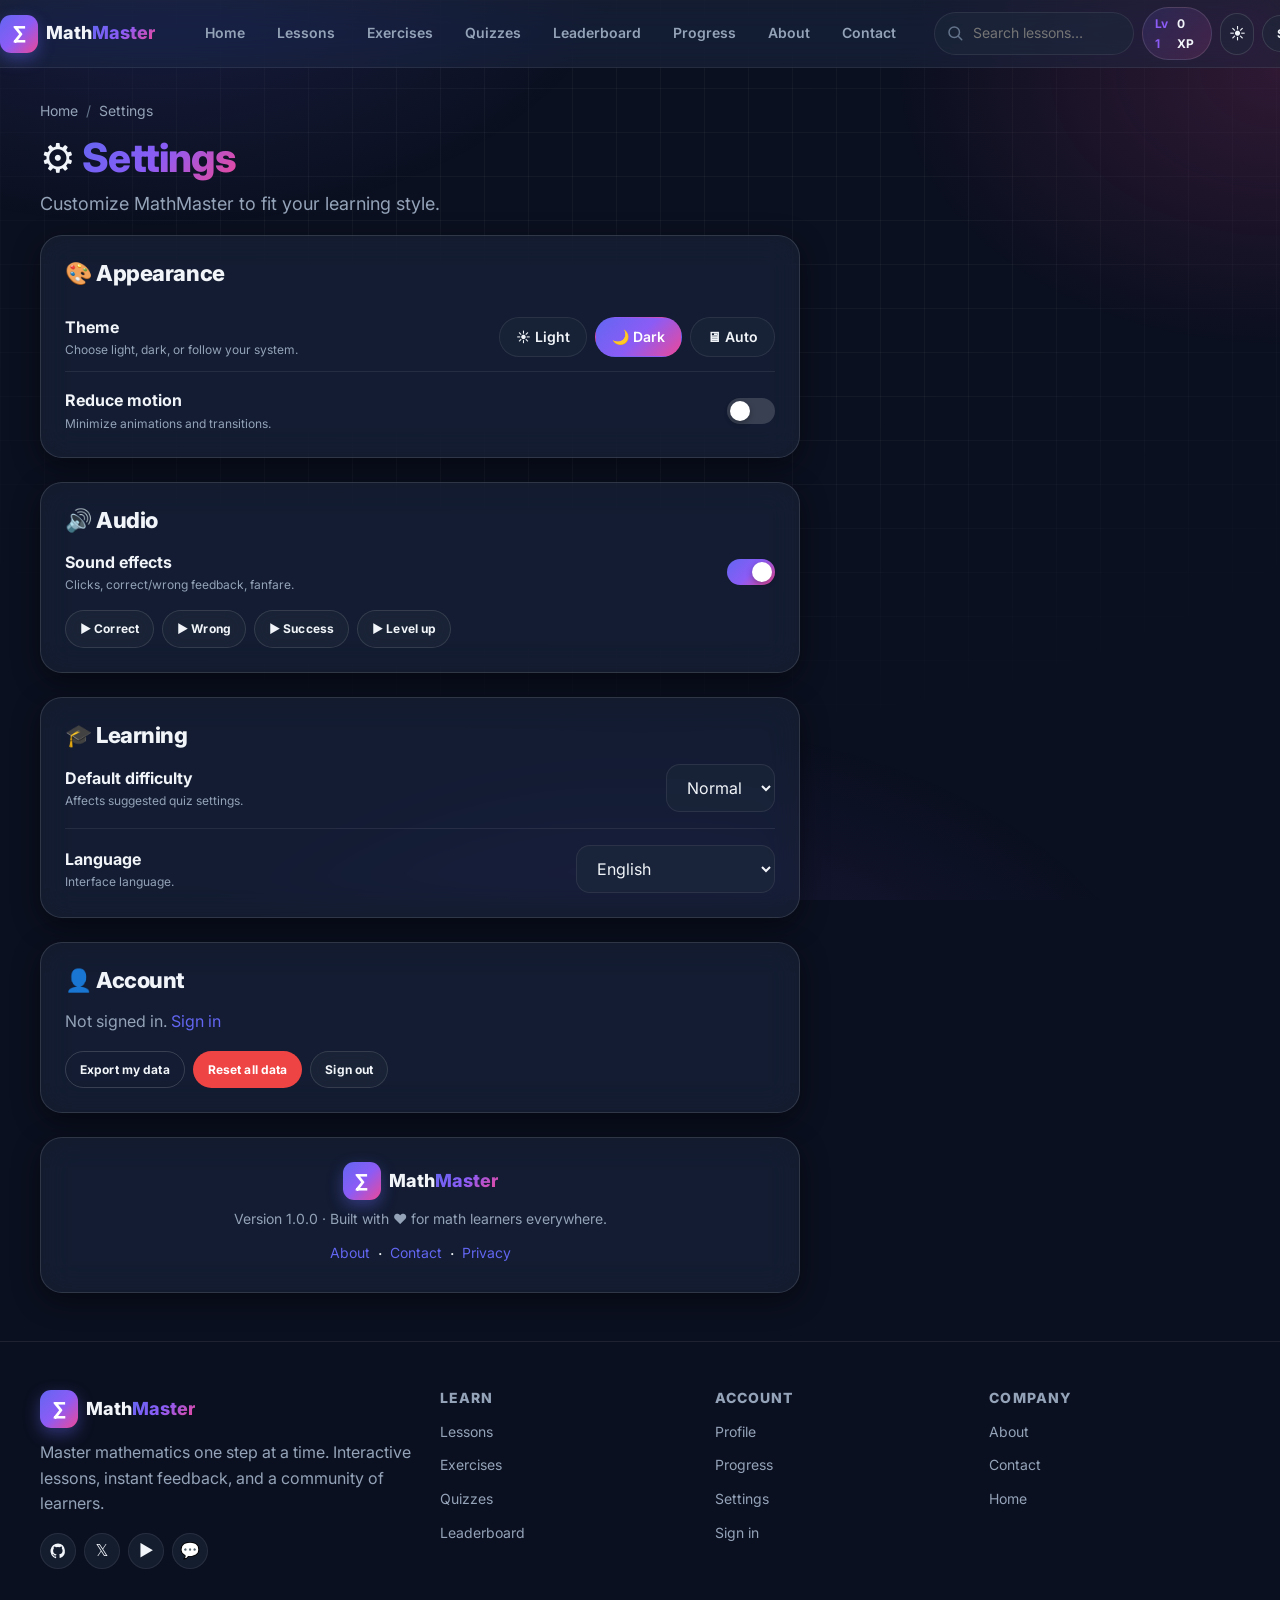
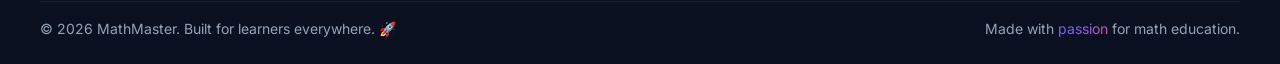
<file: pages/settings.html>
<!DOCTYPE html>
<html lang="en" data-theme="dark">
<head>
  <meta charset="UTF-8" />
  <meta name="viewport" content="width=device-width, initial-scale=1.0" />
  <meta name="theme-color" content="#0b1020" />
  <title>Settings — MathMaster</title>
  <meta name="description" content="Manage your MathMaster preferences: theme, sound, difficulty, and data." />
  <link rel="icon" type="image/svg+xml" href="../assets/images/favicon.svg" />
  <link rel="preconnect" href="https://fonts.googleapis.com" />
  <link rel="preconnect" href="https://fonts.gstatic.com" crossorigin />
  <link href="https://fonts.googleapis.com/css2?family=Inter:wght@400;500;600;700;800&family=JetBrains+Mono:wght@500;700&display=swap" rel="stylesheet" />
  <link rel="stylesheet" href="../css/style.css" />
  <link rel="stylesheet" href="../css/components.css" />
  <link rel="stylesheet" href="../css/responsive.css" />
</head>
<body>
  <a class="skip-link" href="#main">Skip to content</a>
  <div class="page-loader" role="status" aria-label="Loading"><div class="core"></div><div class="lbl">∑</div></div>
  <div id="nav-slot"></div>

  <main id="main" class="container">
    <div class="page-head reveal">
      <div class="breadcrumb"><a href="../index.html">Home</a><span class="sep">/</span><span data-i18n="settings.title">Settings</span></div>
      <h1>⚙️ <span class="gradient-text" data-i18n="settings.title">Settings</span></h1>
      <p class="text-lg" data-i18n="settings.subtitle">Customize MathMaster to fit your learning style.</p>
    </div>

    <div class="grid" style="grid-template-columns: 1fr; gap: var(--sp-5); max-width: 760px;">

      <!-- Appearance -->
      <section class="card reveal">
        <h3 style="margin-bottom: var(--sp-4);">🎨 <span data-i18n="settings.appearance">Appearance</span></h3>
        <div class="flex items-center justify-between wrap gap-3" style="padding: var(--sp-3) 0; border-bottom: 1px solid var(--border);">
          <div>
            <strong data-i18n="settings.theme">Theme</strong>
            <div class="text-xs text-muted" data-i18n="settings.theme.desc">Choose light, dark, or follow your system.</div>
          </div>
          <div class="chip-row" style="margin:0;">
            <button class="chip" data-theme-set="light">☀️ Light</button>
            <button class="chip" data-theme-set="dark">🌙 Dark</button>
            <button class="chip" data-theme-set="auto">🖥 Auto</button>
          </div>
        </div>
        <div class="flex items-center justify-between wrap gap-3 mt-4">
          <div>
            <strong data-i18n="settings.motion">Reduce motion</strong>
            <div class="text-xs text-muted" data-i18n="settings.motion.desc">Minimize animations and transitions.</div>
          </div>
          <label class="switch"><input type="checkbox" id="reduceMotion" /><span class="slider"></span></label>
        </div>
      </section>

      <!-- Audio -->
      <section class="card reveal">
        <h3 style="margin-bottom: var(--sp-4);">🔊 <span data-i18n="settings.audio">Audio</span></h3>
        <div class="flex items-center justify-between wrap gap-3">
          <div>
            <strong data-i18n="settings.sound">Sound effects</strong>
            <div class="text-xs text-muted" data-i18n="settings.sound.desc">Clicks, correct/wrong feedback, fanfare.</div>
          </div>
          <label class="switch"><input type="checkbox" id="soundToggle" /><span class="slider"></span></label>
        </div>
        <div class="flex gap-2 wrap mt-4">
          <button class="btn btn-ghost btn-sm" data-sfx="correct">▶ Correct</button>
          <button class="btn btn-ghost btn-sm" data-sfx="wrong">▶ Wrong</button>
          <button class="btn btn-ghost btn-sm" data-sfx="success">▶ Success</button>
          <button class="btn btn-ghost btn-sm" data-sfx="levelup">▶ Level up</button>
        </div>
      </section>

      <!-- Learning -->
      <section class="card reveal">
        <h3 style="margin-bottom: var(--sp-4);">🎓 <span data-i18n="settings.learning">Learning</span></h3>
        <div class="flex items-center justify-between wrap gap-3">
          <div>
            <strong data-i18n="settings.difficulty">Default difficulty</strong>
            <div class="text-xs text-muted" data-i18n="settings.difficulty.desc">Affects suggested quiz settings.</div>
          </div>
          <select id="diffSelect" class="select" style="width:auto;">
            <option value="easy">Easy</option>
            <option value="normal">Normal</option>
            <option value="hard">Hard</option>
          </select>
        </div>
        <div class="flex items-center justify-between wrap gap-3 mt-4" style="border-top: 1px solid var(--border); padding-top: var(--sp-4);">
          <div>
            <strong data-i18n="settings.language">Language</strong>
            <div class="text-xs text-muted" data-i18n="settings.language.desc">Interface language.</div>
          </div>
          <select id="langSelect" class="select" style="width:auto;">
            <option value="en">English</option>
            <option value="km">ភាសាខ្មែរ (Khmer)</option>
          </select>
        </div>
      </section>

      <!-- Account -->
      <section class="card reveal">
        <h3 style="margin-bottom: var(--sp-4);">👤 <span data-i18n="settings.account">Account</span></h3>
        <div id="accountInfo"></div>
        <div class="flex gap-2 wrap mt-4">
          <button class="btn btn-outline btn-sm" id="exportBtn" data-i18n="settings.export">⬇ Export my data</button>
          <button class="btn btn-danger btn-sm" id="resetBtn" data-i18n="settings.reset">🗑 Reset all data</button>
          <button class="btn btn-ghost btn-sm" id="logoutBtn" data-i18n="settings.signout">↩ Sign out</button>
        </div>
      </section>

      <!-- About -->
      <section class="card reveal center">
        <div class="brand" style="justify-content:center;margin-bottom: var(--sp-2);"><span class="logo">∑</span><span>Math<span class="gradient-text">Master</span></span></div>
        <p class="text-sm">Version 1.0.0 · Built with ❤️ for math learners everywhere.</p>
        <div class="flex gap-2 justify-center wrap mt-3">
          <a class="text-sm" href="about.html" style="color: var(--brand-1);">About</a> ·
          <a class="text-sm" href="contact.html" style="color: var(--brand-1);">Contact</a> ·
          <a class="text-sm" href="#" style="color: var(--brand-1);">Privacy</a>
        </div>
      </section>
    </div>
  </main>

  <div id="footer-slot"></div>

  <script src="../js/modules/utils.js"></script>
  <script src="../js/modules/storage.js"></script>
  <script src="../js/modules/theme.js"></script>
  <script src="../js/modules/sound.js"></script>
  <script src="../js/modules/auth.js"></script>
  <script src="../js/modules/i18n.js"></script>
  <script src="../js/modules/lessonsData.js"></script>
  <script src="../js/modules/mathEngine.js"></script>
  <script src="../js/modules/components.js"></script>
  <script src="../js/app.js"></script>
  <script src="../js/pages/settings.js"></script>
</body>
</html>
</file>
<file: css/style.css>
/* ===================================================================
   MathMaster — Core Design System
   Variables, Reset, Typography, Theme (Dark/Light), Layout
   =================================================================== */

/* ---------- Design Tokens ---------- */
:root {
  /* Brand */
  --brand-1: #6366f1;        /* indigo  */
  --brand-2: #8b5cf6;        /* violet  */
  --brand-3: #ec4899;        /* pink    */
  --brand-grad: linear-gradient(135deg, #6366f1 0%, #8b5cf6 50%, #ec4899 100%);
  --brand-grad-soft: linear-gradient(135deg, rgba(99,102,241,.15), rgba(236,72,153,.15));

  /* Accent states */
  --success: #10b981;
  --warning: #f59e0b;
  --danger:  #ef4444;
  --info:    #06b6d4;

  /* Sizing */
  --radius-sm: 8px;
  --radius:    14px;
  --radius-lg: 22px;
  --radius-pill: 999px;

  /* Spacing scale */
  --sp-1: 4px;  --sp-2: 8px;  --sp-3: 12px; --sp-4: 16px;
  --sp-5: 24px; --sp-6: 32px; --sp-7: 48px; --sp-8: 64px;

  /* Typography */
  --font-sans: "Inter", "Segoe UI", system-ui, -apple-system, sans-serif;
  --font-mono: "JetBrains Mono", "Fira Code", "Courier New", monospace;
  --fs-xs: .75rem; --fs-sm: .875rem; --fs-base: 1rem; --fs-lg: 1.125rem;
  --fs-xl: 1.375rem; --fs-2xl: 1.75rem; --fs-3xl: 2.5rem; --fs-4xl: 3.5rem;

  /* Motion */
  --ease: cubic-bezier(.4,0,.2,1);
  --ease-bounce: cubic-bezier(.34,1.56,.64,1);
  --t-fast: .15s; --t: .25s; --t-slow: .45s;

  /* Layout */
  --container: 1200px;
  --nav-h: 68px;

  /* Z-layers */
  --z-bg: -1; --z-nav: 100; --z-dropdown: 200; --z-modal: 1000; --z-toast: 1100;
}

/* ---------- Theme: Light (default) ---------- */
:root,
[data-theme="light"] {
  --bg: #f6f7fb;
  --bg-2: #ffffff;
  --surface: rgba(255,255,255,.72);
  --surface-solid: #ffffff;
  --border: rgba(15,23,42,.08);
  --border-strong: rgba(15,23,42,.14);
  --text: #0f172a;
  --text-muted: #64748b;
  --text-soft: #94a3b8;
  --glass: rgba(255,255,255,.6);
  --glass-border: rgba(255,255,255,.9);
  --shadow-sm: 0 1px 3px rgba(15,23,42,.06);
  --shadow: 0 8px 28px rgba(15,23,42,.08);
  --shadow-lg: 0 24px 60px rgba(15,23,42,.14);
  --grid-line: rgba(99,102,241,.07);
}

/* ---------- Theme: Dark ---------- */
[data-theme="dark"] {
  --bg: #0b1020;
  --bg-2: #0f172a;
  --surface: rgba(30,41,59,.55);
  --surface-solid: #1e293b;
  --border: rgba(255,255,255,.08);
  --border-strong: rgba(255,255,255,.16);
  --text: #f1f5f9;
  --text-muted: #94a3b8;
  --text-soft: #64748b;
  --glass: rgba(30,41,59,.5);
  --glass-border: rgba(255,255,255,.12);
  --shadow-sm: 0 1px 3px rgba(0,0,0,.4);
  --shadow: 0 8px 28px rgba(0,0,0,.45);
  --shadow-lg: 0 24px 60px rgba(0,0,0,.6);
  --grid-line: rgba(255,255,255,.04);
}

/* ---------- Reset ---------- */
*, *::before, *::after { box-sizing: border-box; margin: 0; padding: 0; }

html { scroll-behavior: smooth; -webkit-text-size-adjust: 100%; }

body {
  font-family: var(--font-sans);
  font-size: var(--fs-base);
  line-height: 1.6;
  color: var(--text);
  background: var(--bg);
  min-height: 100vh;
  overflow-x: hidden;
  transition: background var(--t) var(--ease), color var(--t) var(--ease);
}

/* Animated gradient backdrop + subtle grid */
body::before {
  content: "";
  position: fixed; inset: 0;
  background:
    radial-gradient(800px 500px at 12% -8%, rgba(99,102,241,.18), transparent 60%),
    radial-gradient(700px 500px at 100% 8%, rgba(236,72,153,.16), transparent 55%),
    radial-gradient(900px 600px at 50% 120%, rgba(139,92,246,.14), transparent 60%);
  z-index: var(--z-bg);
  animation: floatBg 18s ease-in-out infinite alternate;
}
body::after {
  content: "";
  position: fixed; inset: 0;
  background-image:
    linear-gradient(var(--grid-line) 1px, transparent 1px),
    linear-gradient(90deg, var(--grid-line) 1px, transparent 1px);
  background-size: 44px 44px;
  z-index: var(--z-bg);
  mask-image: radial-gradient(ellipse 90% 70% at 50% 30%, #000 30%, transparent 80%);
  -webkit-mask-image: radial-gradient(ellipse 90% 70% at 50% 30%, #000 30%, transparent 80%);
  pointer-events: none;
}
@keyframes floatBg {
  0%   { transform: translate3d(0,0,0) scale(1); }
  100% { transform: translate3d(0,-20px,0) scale(1.05); }
}

img, svg { max-width: 100%; display: block; }
a { color: inherit; text-decoration: none; }
button, input, select, textarea { font: inherit; color: inherit; }
button { cursor: pointer; background: none; border: none; }
ul, ol { list-style: none; }

/* ---------- Typography ---------- */
h1, h2, h3, h4 { line-height: 1.2; font-weight: 800; letter-spacing: -.02em; }
h1 { font-size: var(--fs-3xl); }
h2 { font-size: var(--fs-2xl); }
h3 { font-size: var(--fs-xl); }
p  { color: var(--text-muted); }
strong { color: var(--text); }

.gradient-text {
  background: var(--brand-grad);
  -webkit-background-clip: text; background-clip: text;
  -webkit-text-fill-color: transparent; color: transparent;
}

/* ---------- Layout ---------- */
.container {
  width: min(100% - 2*var(--sp-5), var(--container));
  margin-inline: auto;
}
.section { padding: var(--sp-8) 0; }
.section--tight { padding: var(--sp-7) 0; }
.center { text-align: center; }

.section-head { max-width: 680px; margin: 0 auto var(--sp-6); text-align: center; }
.section-head .eyebrow {
  display: inline-block;
  font-size: var(--fs-xs); font-weight: 700; letter-spacing: .14em; text-transform: uppercase;
  color: var(--brand-2); margin-bottom: var(--sp-2);
}
.section-head h2 { margin-bottom: var(--sp-3); }
.section-head p  { font-size: var(--fs-lg); }

.grid { display: grid; gap: var(--sp-5); }
.grid-2 { grid-template-columns: repeat(2, 1fr); }
.grid-3 { grid-template-columns: repeat(3, 1fr); }
.grid-4 { grid-template-columns: repeat(4, 1fr); }

/* ---------- Accessibility ---------- */
:focus-visible {
  outline: 3px solid var(--brand-1);
  outline-offset: 2px;
  border-radius: var(--radius-sm);
}
.sr-only {
  position: absolute; width: 1px; height: 1px; padding: 0; margin: -1px;
  overflow: hidden; clip: rect(0,0,0,0); white-space: nowrap; border: 0;
}
.skip-link {
  position: absolute; left: var(--sp-4); top: -60px; z-index: var(--z-toast);
  background: var(--brand-1); color: #fff; padding: var(--sp-2) var(--sp-4);
  border-radius: var(--radius-sm); transition: top var(--t);
}
.skip-link:focus { top: var(--sp-4); }

::selection { background: rgba(99,102,241,.3); }

/* Scrollbar */
::-webkit-scrollbar { width: 10px; height: 10px; }
::-webkit-scrollbar-track { background: transparent; }
::-webkit-scrollbar-thumb { background: var(--border-strong); border-radius: 999px; }
::-webkit-scrollbar-thumb:hover { background: var(--brand-1); }

/* ---------- Utility ---------- */
.hidden { display: none !important; }
.flex { display: flex; }
.flex-col { flex-direction: column; }
.items-center { align-items: center; }
.justify-between { justify-content: space-between; }
.justify-center { justify-content: center; }
.gap-2 { gap: var(--sp-2); } .gap-3 { gap: var(--sp-3); }
.gap-4 { gap: var(--sp-4); } .gap-5 { gap: var(--sp-5); }
.wrap { flex-wrap: wrap; }
.mt-2 { margin-top: var(--sp-2); } .mt-3 { margin-top: var(--sp-3); }
.mt-4 { margin-top: var(--sp-4); } .mt-5 { margin-top: var(--sp-5); }
.mt-6 { margin-top: var(--sp-6); }
.text-muted { color: var(--text-muted); }
.text-sm { font-size: var(--fs-sm); }
.text-xs { font-size: var(--fs-xs); }
.text-lg { font-size: var(--fs-lg); }
.text-center { text-align: center; }
.font-mono { font-family: var(--font-mono); }

/* ---------- Animations on scroll ---------- */
.reveal {
  opacity: 0;
  transform: translateY(28px);
  transition: opacity .7s var(--ease), transform .7s var(--ease-bounce);
}
.reveal.in { opacity: 1; transform: none; }

@media (prefers-reduced-motion: reduce) {
  *, *::before, *::after { animation-duration: .001ms !important; transition-duration: .001ms !important; }
  .reveal { opacity: 1; transform: none; }
  html { scroll-behavior: auto; }
}
</file>
<file: css/components.css>
/* ===================================================================
   MathMaster — Components
   Buttons, Cards, Nav, Footer, Forms, Badges, Progress, Toasts, Modal,
   Tables, Loaders, Math rendering, Quiz/Exercise UI
   =================================================================== */

/* ---------- Buttons ---------- */
.btn {
  --btn-pad: 12px 22px;
  display: inline-flex; align-items: center; justify-content: center; gap: var(--sp-2);
  padding: var(--btn-pad);
  font-weight: 700; font-size: var(--fs-sm); letter-spacing: .01em;
  border-radius: var(--radius-pill);
  border: 1px solid transparent;
  transition: transform var(--t-fast) var(--ease), box-shadow var(--t) var(--ease),
              background var(--t) var(--ease), border-color var(--t) var(--ease);
  white-space: nowrap; user-select: none;
}
.btn:active { transform: translateY(1px) scale(.99); }
.btn-primary { background: var(--brand-grad); color: #fff; box-shadow: 0 8px 20px rgba(99,102,241,.35); }
.btn-primary:hover { transform: translateY(-2px); box-shadow: 0 14px 30px rgba(99,102,241,.45); }
.btn-ghost { background: var(--glass); border-color: var(--glass-border); color: var(--text); backdrop-filter: blur(12px); }
.btn-ghost:hover { border-color: var(--brand-1); transform: translateY(-2px); }
.btn-outline { border-color: var(--border-strong); color: var(--text); }
.btn-outline:hover { border-color: var(--brand-1); color: var(--brand-1); }
.btn-danger { background: var(--danger); color: #fff; }
.btn-success { background: var(--success); color: #fff; }
.btn-sm { --btn-pad: 8px 14px; font-size: var(--fs-xs); }
.btn-lg { --btn-pad: 16px 30px; font-size: var(--fs-base); }
.btn-block { width: 100%; }
.btn:disabled { opacity: .5; cursor: not-allowed; transform: none; }
.btn-icon {
  width: 42px; height: 42px; padding: 0; border-radius: var(--radius-pill);
  background: var(--glass); border: 1px solid var(--glass-border);
  display: inline-grid; place-items: center; color: var(--text);
}
.btn-icon:hover { color: var(--brand-1); border-color: var(--brand-1); transform: translateY(-2px); }

/* ---------- Glass Card ---------- */
.card {
  background: var(--glass);
  backdrop-filter: blur(16px) saturate(160%);
  -webkit-backdrop-filter: blur(16px) saturate(160%);
  border: 1px solid var(--glass-border);
  border-radius: var(--radius-lg);
  padding: var(--sp-5);
  box-shadow: var(--shadow);
  transition: transform var(--t) var(--ease), box-shadow var(--t) var(--ease), border-color var(--t) var(--ease);
}
.card:hover { transform: translateY(-4px); box-shadow: var(--shadow-lg); }
.card-flat { background: var(--surface); box-shadow: var(--shadow-sm); }
.card-flat:hover { box-shadow: var(--shadow); }

/* ---------- Navbar ---------- */
.nav {
  position: sticky; top: 0; z-index: var(--z-nav);
  height: var(--nav-h);
  display: flex; align-items: center;
  background: var(--glass);
  backdrop-filter: blur(20px) saturate(180%);
  -webkit-backdrop-filter: blur(20px) saturate(180%);
  border-bottom: 1px solid var(--border);
  transition: box-shadow var(--t);
}
.nav.scrolled { box-shadow: var(--shadow); }
.nav-inner { display: flex; align-items: center; gap: var(--sp-5); width: 100%; }
.brand { display: flex; align-items: center; gap: var(--sp-2); font-weight: 800; font-size: var(--fs-lg); }
.brand .logo {
  width: 38px; height: 38px; border-radius: 11px; display: grid; place-items: center;
  background: var(--brand-grad); color: #fff; font-size: 1.2rem;
  box-shadow: 0 6px 16px rgba(99,102,241,.4);
}
.nav-links { display: flex; align-items: center; gap: var(--sp-1); margin-left: var(--sp-3); }
.nav-links a {
  padding: 8px 14px; border-radius: var(--radius-pill); font-weight: 600; font-size: var(--fs-sm);
  color: var(--text-muted); transition: color var(--t), background var(--t);
}
.nav-links a:hover { color: var(--text); background: var(--surface); }
.nav-links a.active { color: #fff; background: var(--brand-grad); }
.nav-actions { margin-left: auto; display: flex; align-items: center; gap: var(--sp-2); }

.nav-search { position: relative; display: flex; align-items: center; }
.nav-search input {
  width: 200px; padding: 9px 14px 9px 38px; border-radius: var(--radius-pill);
  background: var(--surface); border: 1px solid var(--border); font-size: var(--fs-sm);
  transition: width var(--t), border-color var(--t);
}
.nav-search input:focus { width: 260px; border-color: var(--brand-1); outline: none; }
.nav-search .icon { position: absolute; left: 12px; color: var(--text-soft); }

/* Mobile toggle */
.nav-toggle { display: none; }

/* XP pill in nav */
.xp-pill {
  display: inline-flex; align-items: center; gap: 6px;
  padding: 6px 12px; border-radius: var(--radius-pill);
  background: var(--brand-grad-soft); border: 1px solid var(--glass-border);
  font-weight: 700; font-size: var(--fs-xs);
}
.xp-pill .lv { color: var(--brand-2); }

/* Avatar */
.avatar {
  width: 38px; height: 38px; border-radius: 50%;
  background: var(--brand-grad); color: #fff;
  display: grid; place-items: center; font-weight: 800;
  border: 2px solid var(--glass-border); overflow: hidden;
}

/* Mobile drawer */
.mobile-drawer {
  position: fixed; top: var(--nav-h); left: 0; right: 0; z-index: var(--z-dropdown);
  background: var(--surface-solid); border-bottom: 1px solid var(--border);
  padding: var(--sp-4); display: none; flex-direction: column; gap: var(--sp-1);
  box-shadow: var(--shadow-lg);
}
.mobile-drawer.open { display: flex; animation: slideDown var(--t) var(--ease); }
.mobile-drawer a {
  padding: 12px 16px; border-radius: var(--radius); font-weight: 600; color: var(--text-muted);
}
.mobile-drawer a:hover, .mobile-drawer a.active { background: var(--surface); color: var(--text); }
@keyframes slideDown { from { opacity: 0; transform: translateY(-10px); } to { opacity: 1; transform: none; } }

/* ---------- Hero ---------- */
.hero {
  position: relative; padding: var(--sp-8) 0 var(--sp-7);
  display: grid; grid-template-columns: 1.1fr .9fr; gap: var(--sp-7); align-items: center;
}
.hero h1 { font-size: var(--fs-4xl); margin-bottom: var(--sp-4); line-height: 1.05; }
.hero p { font-size: var(--fs-lg); max-width: 540px; margin-bottom: var(--sp-5); }
.hero-cta { display: flex; gap: var(--sp-3); flex-wrap: wrap; }
.hero-stats { display: flex; gap: var(--sp-6); margin-top: var(--sp-6); flex-wrap: wrap; }
.hero-stats .stat .num { font-size: var(--fs-2xl); font-weight: 800; }
.hero-stats .stat .lbl { font-size: var(--fs-sm); color: var(--text-muted); }

.hero-visual { position: relative; min-height: 420px; }
.float-card {
  position: absolute; padding: var(--sp-4); border-radius: var(--radius);
  background: var(--glass); backdrop-filter: blur(12px);
  border: 1px solid var(--glass-border); box-shadow: var(--shadow);
  animation: floaty 6s ease-in-out infinite;
}
.float-card .eq { font-family: var(--font-mono); font-size: var(--fs-lg); font-weight: 700; }
.float-card .tag { font-size: var(--fs-xs); color: var(--text-muted); }
.fc-1 { top: 10%; left: 8%; }
.fc-2 { top: 30%; right: 5%; animation-delay: 1.2s; }
.fc-3 { bottom: 8%; left: 20%; animation-delay: 2.4s; }
.fc-4 { bottom: 28%; right: 18%; animation-delay: 3.6s; }
@keyframes floaty { 0%,100%{ transform: translateY(0);} 50%{ transform: translateY(-14px);} }

/* Orbiting symbols */
.orbit {
  position: absolute; top: 50%; left: 50%; width: 280px; height: 280px;
  transform: translate(-50%,-50%); border-radius: 50%;
  border: 1px dashed var(--border-strong); animation: spin 24s linear infinite;
}
.orbit::before, .orbit::after {
  content: ""; position: absolute; width: 14px; height: 14px; border-radius: 50%;
  background: var(--brand-grad); top: -7px; left: 50%; transform: translateX(-50%);
  box-shadow: 0 0 20px rgba(139,92,246,.7);
}
.orbit::after { top: auto; bottom: -7px; background: var(--brand-3); }
@keyframes spin { to { transform: translate(-50%,-50%) rotate(360deg); } }

/* ---------- Topic / Feature Cards ---------- */
.topic-card {
  position: relative; overflow: hidden; cursor: pointer;
}
.topic-card .ic {
  width: 54px; height: 54px; border-radius: var(--radius);
  display: grid; place-items: center; font-size: 1.5rem; margin-bottom: var(--sp-4);
  background: var(--brand-grad-soft); color: var(--brand-1);
}
.topic-card h3 { font-size: var(--fs-lg); margin-bottom: var(--sp-2); }
.topic-card .meta { display: flex; gap: var(--sp-3); margin-top: var(--sp-4); font-size: var(--fs-xs); color: var(--text-muted); }
.topic-card .glow {
  position: absolute; inset: 0; background: var(--brand-grad); opacity: 0;
  transition: opacity var(--t); mix-blend-mode: overlay; pointer-events: none;
}
.topic-card:hover .glow { opacity: .08; }

.feature-card { text-align: center; }
.feature-card .ic {
  width: 60px; height: 60px; margin: 0 auto var(--sp-4); border-radius: 50%;
  display: grid; place-items: center; font-size: 1.6rem; color: #fff;
  background: var(--brand-grad); box-shadow: 0 10px 24px rgba(99,102,241,.4);
}

/* ---------- Badges ---------- */
.badge {
  display: inline-flex; align-items: center; gap: 6px;
  padding: 4px 12px; border-radius: var(--radius-pill);
  font-size: var(--fs-xs); font-weight: 700;
  background: var(--surface); border: 1px solid var(--border);
}
.badge-brand { background: var(--brand-grad-soft); color: var(--brand-2); border-color: transparent; }
.badge-success { background: rgba(16,185,129,.15); color: var(--success); border-color: transparent; }
.badge-warning { background: rgba(245,158,11,.15); color: var(--warning); border-color: transparent; }
.badge-danger { background: rgba(239,68,68,.15); color: var(--danger); border-color: transparent; }
.badge-info { background: rgba(6,182,212,.15); color: var(--info); border-color: transparent; }

/* Achievement badge */
.ach {
  display: flex; flex-direction: column; align-items: center; text-align: center; gap: var(--sp-2);
  padding: var(--sp-4); border-radius: var(--radius);
}
.ach .medal {
  width: 64px; height: 64px; border-radius: 50%; display: grid; place-items: center;
  font-size: 1.8rem; background: var(--brand-grad); color: #fff;
  box-shadow: 0 8px 20px rgba(139,92,246,.4); position: relative;
}
.ach.locked .medal { background: var(--surface); color: var(--text-soft); box-shadow: none; filter: grayscale(1); opacity: .6; }
.ach.locked .medal::after { content: "🔒"; position: absolute; bottom: -4px; right: -4px; font-size: 1rem; }

/* ---------- Progress ---------- */
.progress { width: 100%; height: 10px; background: var(--surface); border-radius: 999px; overflow: hidden; }
.progress .bar {
  height: 100%; width: 0; border-radius: 999px;
  background: var(--brand-grad); transition: width 1s var(--ease);
}
.progress.lg { height: 14px; }
.progress.sm { height: 6px; }

.ring-progress { position: relative; width: 120px; height: 120px; }
.ring-progress svg { transform: rotate(-90deg); }
.ring-progress .track { stroke: var(--surface); }
.ring-progress .fill { stroke: url(#brandGrad); stroke-linecap: round; transition: stroke-dashoffset 1.2s var(--ease); }
.ring-progress .lbl {
  position: absolute; inset: 0; display: grid; place-items: center;
  font-weight: 800; font-size: var(--fs-xl);
}

/* ---------- Forms ---------- */
.field { margin-bottom: var(--sp-4); }
.field label { display: block; font-weight: 600; font-size: var(--fs-sm); margin-bottom: var(--sp-2); }
.input, .textarea, .select {
  width: 100%; padding: 12px 16px; border-radius: var(--radius);
  background: var(--surface); border: 1px solid var(--border);
  transition: border-color var(--t), box-shadow var(--t);
}
.input:focus, .textarea:focus, .select:focus {
  outline: none; border-color: var(--brand-1); box-shadow: 0 0 0 4px rgba(99,102,241,.15);
}
.textarea { min-height: 130px; resize: vertical; }
.input-group { position: relative; }
.input-group .icon { position: absolute; left: 14px; top: 50%; transform: translateY(-50%); color: var(--text-soft); }
.input-group .input { padding-left: 42px; }
.field-error { color: var(--danger); font-size: var(--fs-xs); margin-top: 6px; min-height: 1em; }
.checkbox { display: inline-flex; align-items: center; gap: var(--sp-2); cursor: pointer; font-size: var(--fs-sm); }
.checkbox input { width: 18px; height: 18px; accent-color: var(--brand-1); }

/* Switch */
.switch { position: relative; display: inline-block; width: 48px; height: 26px; }
.switch input { opacity: 0; width: 0; height: 0; }
.switch .slider {
  position: absolute; inset: 0; background: var(--border-strong); border-radius: 999px;
  transition: background var(--t); cursor: pointer;
}
.switch .slider::before {
  content: ""; position: absolute; width: 20px; height: 20px; left: 3px; top: 3px;
  background: #fff; border-radius: 50%; transition: transform var(--t) var(--ease-bounce);
  box-shadow: 0 2px 6px rgba(0,0,0,.3);
}
.switch input:checked + .slider { background: var(--brand-grad); }
.switch input:checked + .slider::before { transform: translateX(22px); }

/* ---------- Auth ---------- */
.auth-wrap { min-height: calc(100vh - var(--nav-h)); display: grid; place-items: center; padding: var(--sp-6) 0; }
.auth-card { width: min(100%, 460px); }
.auth-card .head { text-align: center; margin-bottom: var(--sp-5); }
.auth-card .head .logo { width: 56px; height: 56px; margin: 0 auto var(--sp-3); font-size: 1.6rem; }
.auth-alt { text-align: center; margin-top: var(--sp-4); font-size: var(--fs-sm); color: var(--text-muted); }
.auth-alt a { color: var(--brand-1); font-weight: 700; }
.divider { display: flex; align-items: center; gap: var(--sp-3); margin: var(--sp-4) 0; color: var(--text-soft); font-size: var(--fs-xs); }
.divider::before, .divider::after { content: ""; flex: 1; height: 1px; background: var(--border); }

/* ---------- Tables ---------- */
.table-wrap { overflow-x: auto; border-radius: var(--radius-lg); border: 1px solid var(--border); }
table.data { width: 100%; border-collapse: collapse; min-width: 560px; }
table.data th, table.data td { padding: 14px 18px; text-align: left; border-bottom: 1px solid var(--border); }
table.data th { background: var(--surface); font-size: var(--fs-xs); text-transform: uppercase; letter-spacing: .08em; color: var(--text-muted); }
table.data tbody tr { transition: background var(--t); }
table.data tbody tr:hover { background: var(--surface); }
table.data tbody tr:last-child td { border-bottom: none; }
table.data .rank { font-weight: 800; font-size: var(--fs-lg); }
table.data .rank-1 { color: #f59e0b; }
table.data .rank-2 { color: #94a3b8; }
table.data .rank-3 { color: #cd7f32; }

/* ---------- Toast ---------- */
.toast-stack {
  position: fixed; bottom: var(--sp-5); right: var(--sp-5); z-index: var(--z-toast);
  display: flex; flex-direction: column; gap: var(--sp-3); max-width: 360px;
}
.toast {
  display: flex; align-items: center; gap: var(--sp-3);
  padding: var(--sp-3) var(--sp-4); border-radius: var(--radius);
  background: var(--surface-solid); border: 1px solid var(--border);
  box-shadow: var(--shadow-lg); animation: toastIn var(--t) var(--ease-bounce);
}
.toast.out { animation: toastOut var(--t) var(--ease) forwards; }
.toast .ic { font-size: 1.3rem; }
.toast.success { border-left: 4px solid var(--success); }
.toast.error { border-left: 4px solid var(--danger); }
.toast.info { border-left: 4px solid var(--info); }
.toast.warning { border-left: 4px solid var(--warning); }
.toast .msg { font-size: var(--fs-sm); font-weight: 600; }
@keyframes toastIn { from { opacity: 0; transform: translateX(40px); } to { opacity: 1; transform: none; } }
@keyframes toastOut { to { opacity: 0; transform: translateX(40px); } }

/* ---------- Modal ---------- */
.modal-backdrop {
  position: fixed; inset: 0; z-index: var(--z-modal);
  background: rgba(2,6,23,.6); backdrop-filter: blur(6px);
  display: grid; place-items: center; padding: var(--sp-4);
  opacity: 0; pointer-events: none; transition: opacity var(--t);
}
.modal-backdrop.open { opacity: 1; pointer-events: auto; }
.modal {
  width: min(100%, 560px); max-height: 88vh; overflow: auto;
  background: var(--surface-solid); border-radius: var(--radius-lg);
  border: 1px solid var(--border); box-shadow: var(--shadow-lg);
  transform: scale(.92) translateY(20px); transition: transform var(--t) var(--ease-bounce);
}
.modal-backdrop.open .modal { transform: none; }
.modal-head { display: flex; align-items: center; justify-content: space-between; padding: var(--sp-5); border-bottom: 1px solid var(--border); }
.modal-head h3 { font-size: var(--fs-lg); }
.modal-body { padding: var(--sp-5); }
.modal-foot { padding: var(--sp-4) var(--sp-5); border-top: 1px solid var(--border); display: flex; justify-content: flex-end; gap: var(--sp-3); }

/* ---------- Loader / Page loader ---------- */
.page-loader {
  position: fixed; inset: 0; z-index: var(--z-toast);
  background: var(--bg); display: grid; place-items: center;
  transition: opacity .5s var(--ease), visibility .5s;
}
.page-loader.hidden { opacity: 0; visibility: hidden; }
.page-loader .core {
  width: 70px; height: 70px; position: relative;
}
.page-loader .core::before, .page-loader .core::after {
  content: ""; position: absolute; inset: 0; border-radius: 50%;
  border: 3px solid transparent; border-top-color: var(--brand-1);
  animation: spin 1s linear infinite;
}
.page-loader .core::after { border-top-color: var(--brand-3); animation-duration: 1.6s; animation-direction: reverse; inset: 10px; }
.page-loader .lbl { position: absolute; top: 58%; left: 50%; transform: translateX(-50%); font-weight: 800; color: var(--brand-1); }

.spinner { width: 22px; height: 22px; border-radius: 50%; border: 2.5px solid var(--border-strong); border-top-color: var(--brand-1); animation: spin .8s linear infinite; display: inline-block; }
@keyframes spin { to { transform: rotate(360deg); } }

/* Skeleton */
.skeleton { background: linear-gradient(90deg, var(--surface) 25%, var(--bg-2) 50%, var(--surface) 75%); background-size: 200% 100%; animation: shimmer 1.4s infinite; border-radius: var(--radius); }
@keyframes shimmer { to { background-position: -200% 0; } }

/* ---------- Math content (lesson) ---------- */
.lesson-prose { font-size: var(--fs-base); line-height: 1.8; }
.lesson-prose h2 { margin: var(--sp-6) 0 var(--sp-3); }
.lesson-prose h3 { margin: var(--sp-5) 0 var(--sp-2); }
.lesson-prose p { color: var(--text); margin-bottom: var(--sp-3); }
.lesson-prose ul, .lesson-prose ol { margin: 0 0 var(--sp-3) var(--sp-2); }
.lesson-prose li { margin-bottom: var(--sp-2); color: var(--text); position: relative; padding-left: var(--sp-4); }
.lesson-prose ul li::before { content: "▸"; position: absolute; left: 0; color: var(--brand-1); }
.lesson-prose ol { list-style: decimal; }
.lesson-prose ol li { padding-left: var(--sp-2); }

.formula {
  display: block; margin: var(--sp-4) 0; padding: var(--sp-4) var(--sp-5);
  background: var(--brand-grad-soft); border-left: 4px solid var(--brand-1);
  border-radius: var(--radius); font-family: var(--font-mono); font-size: var(--fs-lg);
  overflow-x: auto;
}
.callout {
  margin: var(--sp-4) 0; padding: var(--sp-4) var(--sp-5); border-radius: var(--radius);
  background: var(--surface); border-left: 4px solid var(--info);
}
.callout.tip { border-color: var(--success); }
.callout.warn { border-color: var(--warning); }
.callout strong { display: block; margin-bottom: 4px; }

/* Step-by-step solution */
.steps { counter-reset: step; }
.step {
  position: relative; padding: var(--sp-4) var(--sp-4) var(--sp-4) var(--sp-7);
  margin-bottom: var(--sp-3); border-radius: var(--radius);
  background: var(--surface); border: 1px solid var(--border);
  animation: fadeInUp var(--t) var(--ease) backwards;
}
.step::before {
  counter-increment: step; content: counter(step);
  position: absolute; left: var(--sp-4); top: var(--sp-4);
  width: 28px; height: 28px; border-radius: 50%;
  background: var(--brand-grad); color: #fff; font-weight: 800; font-size: var(--fs-sm);
  display: grid; place-items: center;
}
.step .step-body { padding-top: 2px; }
.step .step-body p { color: var(--text); margin-bottom: var(--sp-2); }
.step .step-body .formula { margin: var(--sp-2) 0; font-size: var(--fs-base); }
@keyframes fadeInUp { from { opacity: 0; transform: translateY(10px); } to { opacity: 1; transform: none; } }

/* ---------- Quiz / Exercise ---------- */
.quiz-card { max-width: 760px; margin: 0 auto; }
.quiz-top { display: flex; align-items: center; justify-content: space-between; margin-bottom: var(--sp-5); }
.quiz-q { font-size: var(--fs-xl); font-weight: 700; margin-bottom: var(--sp-4); }
.options { display: grid; gap: var(--sp-3); }
.option {
  display: flex; align-items: center; gap: var(--sp-3);
  padding: var(--sp-4); border-radius: var(--radius);
  background: var(--surface); border: 2px solid var(--border);
  cursor: pointer; transition: all var(--t) var(--ease);
}
.option:hover { border-color: var(--brand-1); transform: translateX(4px); }
.option .key {
  width: 32px; height: 32px; border-radius: 50%; flex-shrink: 0;
  display: grid; place-items: center; font-weight: 800;
  background: var(--bg-2); border: 1px solid var(--border);
}
.option.selected { border-color: var(--brand-1); background: var(--brand-grad-soft); }
.option.selected .key { background: var(--brand-grad); color: #fff; border-color: transparent; }
.option.correct { border-color: var(--success); background: rgba(16,185,129,.12); }
.option.correct .key { background: var(--success); color: #fff; }
.option.wrong { border-color: var(--danger); background: rgba(239,68,68,.12); }
.option.wrong .key { background: var(--danger); color: #fff; }

.quiz-foot { display: flex; align-items: center; justify-content: space-between; margin-top: var(--sp-5); gap: var(--sp-3); }
.timer {
  display: inline-flex; align-items: center; gap: var(--sp-2);
  padding: 8px 16px; border-radius: var(--radius-pill);
  background: var(--surface); border: 1px solid var(--border);
  font-family: var(--font-mono); font-weight: 700;
}
.timer.low { color: var(--danger); border-color: var(--danger); animation: pulse 1s infinite; }
@keyframes pulse { 50% { opacity: .6; } }

.q-indicators { display: flex; gap: 6px; flex-wrap: wrap; }
.q-ind {
  width: 30px; height: 30px; border-radius: 8px; display: grid; place-items: center;
  font-size: var(--fs-xs); font-weight: 700; cursor: pointer;
  background: var(--surface); border: 1px solid var(--border); color: var(--text-muted);
}
.q-ind.cur { background: var(--brand-grad); color: #fff; border-color: transparent; }
.q-ind.done { background: rgba(16,185,129,.2); color: var(--success); border-color: transparent; }

/* Input answer */
.answer-input {
  font-family: var(--font-mono); font-size: var(--fs-xl); font-weight: 700;
  text-align: center; letter-spacing: 1px;
}

/* ---------- Result / Stats ---------- */
.result-hero { text-align: center; padding: var(--sp-6) 0; }
.result-hero .score-ring { margin: 0 auto var(--sp-4); }
.result-hero h2 { margin-bottom: var(--sp-2); }
.result-hero .grade { font-size: var(--fs-3xl); font-weight: 800; }

.stat-card { text-align: center; padding: var(--sp-5); }
.stat-card .ic { font-size: 1.8rem; margin-bottom: var(--sp-3); }
.stat-card .num { font-size: var(--fs-3xl); font-weight: 800; }
.stat-card .lbl { color: var(--text-muted); font-size: var(--fs-sm); }

/* Heatmap (activity) */
.heatmap { display: grid; grid-template-columns: repeat(26, 1fr); gap: 4px; }
.heat-cell { aspect-ratio: 1; border-radius: 3px; background: var(--surface); }
.heat-cell.l1 { background: rgba(99,102,241,.25); }
.heat-cell.l2 { background: rgba(99,102,241,.5); }
.heat-cell.l3 { background: rgba(99,102,241,.75); }
.heat-cell.l4 { background: var(--brand-1); }

/* ---------- Breadcrumb / page header ---------- */
.page-head { padding: var(--sp-6) 0 var(--sp-4); }
.page-head h1 { font-size: var(--fs-3xl); margin-bottom: var(--sp-2); }
.breadcrumb { display: flex; gap: var(--sp-2); font-size: var(--fs-sm); color: var(--text-muted); margin-bottom: var(--sp-3); }
.breadcrumb a:hover { color: var(--brand-1); }
.breadcrumb .sep { color: var(--text-soft); }

/* ---------- Filters / chips ---------- */
.chip-row { display: flex; gap: var(--sp-2); flex-wrap: wrap; margin-bottom: var(--sp-5); }
.chip {
  padding: 8px 16px; border-radius: var(--radius-pill); font-size: var(--fs-sm); font-weight: 600;
  background: var(--surface); border: 1px solid var(--border); cursor: pointer;
  transition: all var(--t);
}
.chip:hover { border-color: var(--brand-1); }
.chip.active { background: var(--brand-grad); color: #fff; border-color: transparent; }

/* ---------- Tabs ---------- */
.tabs { display: flex; gap: var(--sp-1); border-bottom: 1px solid var(--border); margin-bottom: var(--sp-5); overflow-x: auto; }
.tab {
  padding: 12px 18px; font-weight: 600; color: var(--text-muted);
  border-bottom: 2px solid transparent; white-space: nowrap;
  transition: color var(--t), border-color var(--t); cursor: pointer;
}
.tab:hover { color: var(--text); }
.tab.active { color: var(--brand-1); border-color: var(--brand-1); }
.tab-panel { display: none; animation: fadeIn var(--t); }
.tab-panel.active { display: block; }
@keyframes fadeIn { from { opacity: 0; } to { opacity: 1; } }

/* ---------- Empty state ---------- */
.empty { text-align: center; padding: var(--sp-7); color: var(--text-muted); }
.empty .ic { font-size: 3rem; margin-bottom: var(--sp-3); opacity: .5; }

/* ---------- Footer ---------- */
.footer { border-top: 1px solid var(--border); padding: var(--sp-7) 0 var(--sp-5); margin-top: var(--sp-7); }
.footer-grid { display: grid; grid-template-columns: 1.5fr 1fr 1fr 1fr; gap: var(--sp-5); margin-bottom: var(--sp-6); }
.footer .brand { margin-bottom: var(--sp-3); }
.footer h4 { font-size: var(--fs-sm); text-transform: uppercase; letter-spacing: .08em; color: var(--text-muted); margin-bottom: var(--sp-3); }
.footer ul li { margin-bottom: var(--sp-2); }
.footer ul a { color: var(--text-muted); font-size: var(--fs-sm); transition: color var(--t); }
.footer ul a:hover { color: var(--brand-1); }
.footer-bottom { display: flex; align-items: center; justify-content: space-between; padding-top: var(--sp-4); border-top: 1px solid var(--border); font-size: var(--fs-sm); color: var(--text-muted); flex-wrap: wrap; gap: var(--sp-3); }
.social-row { display: flex; gap: var(--sp-2); }
.social-row a {
  width: 36px; height: 36px; border-radius: 50%; display: grid; place-items: center;
  background: var(--surface); border: 1px solid var(--border); transition: all var(--t);
}
.social-row a:hover { background: var(--brand-grad); color: #fff; transform: translateY(-2px); }

/* ---------- Confetti ---------- */
.confetti-piece { position: fixed; width: 10px; height: 14px; top: -20px; z-index: var(--z-toast); pointer-events: none; animation: confettiFall linear forwards; }
@keyframes confettiFall { to { transform: translateY(105vh) rotate(720deg); opacity: 0; } }

/* ---------- 404 ---------- */
.notfound { min-height: calc(100vh - var(--nav-h)); display: grid; place-items: center; text-align: center; }
.notfound .big { font-size: clamp(6rem, 20vw, 12rem); font-weight: 800; line-height: 1; background: var(--brand-grad); -webkit-background-clip: text; background-clip: text; -webkit-text-fill-color: transparent; }
.notfound p { font-size: var(--fs-lg); max-width: 480px; margin: var(--sp-3) auto var(--sp-5); }

/* ---------- Admin ---------- */
.admin-layout { display: grid; grid-template-columns: 240px 1fr; gap: var(--sp-5); align-items: start; }
.admin-side { position: sticky; top: calc(var(--nav-h) + var(--sp-4)); }
.admin-side a {
  display: flex; align-items: center; gap: var(--sp-3); padding: 12px 16px;
  border-radius: var(--radius); color: var(--text-muted); font-weight: 600; font-size: var(--fs-sm);
  transition: all var(--t); margin-bottom: 2px;
}
.admin-side a:hover { background: var(--surface); color: var(--text); }
.admin-side a.active { background: var(--brand-grad-soft); color: var(--brand-1); }
.admin-stat-grid { display: grid; grid-template-columns: repeat(auto-fit, minmax(180px, 1fr)); gap: var(--sp-4); }
.kbd { padding: 2px 8px; border-radius: 6px; background: var(--surface); border: 1px solid var(--border); font-family: var(--font-mono); font-size: var(--fs-xs); }
</file>
<file: css/responsive.css>
/* ===================================================================
   MathMaster — Responsive
   Breakpoints: 1024 / 768 / 560
   =================================================================== */

/* Large desktop down */
@media (max-width: 1024px) {
  :root { --fs-4xl: 2.8rem; --fs-3xl: 2.1rem; }
  .hero { grid-template-columns: 1fr; }
  .hero-visual { min-height: 360px; order: -1; }
  .footer-grid { grid-template-columns: 1fr 1fr; }
  .grid-4 { grid-template-columns: repeat(3, 1fr); }
}

/* Tablet */
@media (max-width: 860px) {
  .nav-links { display: none; }
  .nav-search { display: none; }
  .nav-toggle {
    display: inline-grid; place-items: center;
    width: 42px; height: 42px; border-radius: var(--radius-pill);
    background: var(--glass); border: 1px solid var(--glass-border);
  }
  .nav-toggle .bars, .nav-toggle .bars::before, .nav-toggle .bars::after {
    content: ""; display: block; width: 20px; height: 2px; background: var(--text);
    transition: transform var(--t), opacity var(--t);
  }
  .nav-toggle .bars { position: relative; }
  .nav-toggle .bars::before { position: absolute; top: -6px; }
  .nav-toggle .bars::after { position: absolute; top: 6px; }
  .nav-toggle.open .bars { background: transparent; }
  .nav-toggle.open .bars::before { transform: translateY(6px) rotate(45deg); }
  .nav-toggle.open .bars::after { transform: translateY(-6px) rotate(-45deg); }

  .grid-3, .grid-4 { grid-template-columns: repeat(2, 1fr); }
  .admin-layout { grid-template-columns: 1fr; }
  .admin-side { position: static; display: flex; flex-wrap: wrap; gap: var(--sp-2); }
  .admin-side a { margin: 0; }
  .quiz-top { flex-wrap: wrap; gap: var(--sp-3); }
}

/* Mobile */
@media (max-width: 560px) {
  :root { --fs-4xl: 2.2rem; --fs-3xl: 1.8rem; --fs-2xl: 1.5rem; }
  .container { padding-inline: 0; }
  body { padding-inline: var(--sp-3); }
  .hero { padding: var(--sp-6) 0; }
  .hero-stats { gap: var(--sp-4); }
  .hero-stats .stat .num { font-size: var(--fs-xl); }
  .grid-2, .grid-3, .grid-4 { grid-template-columns: 1fr; }
  .footer-grid { grid-template-columns: 1fr; }
  .footer-bottom { flex-direction: column; text-align: center; }
  .float-card { padding: var(--sp-3); }
  .float-card .eq { font-size: var(--fs-base); }
  .toast-stack { left: var(--sp-4); right: var(--sp-4); bottom: var(--sp-4); max-width: none; }
  .modal { width: 100%; }
  .quiz-q { font-size: var(--fs-lg); }
  .option { padding: var(--sp-3); }
  .section { padding: var(--sp-6) 0; }
  .nav-actions .xp-pill { display: none; }
  .heatmap { grid-template-columns: repeat(13, 1fr); }
}

/* Small phones */
@media (max-width: 380px) {
  :root { --fs-4xl: 1.9rem; }
  .hero-cta .btn { width: 100%; }
}
</file>
